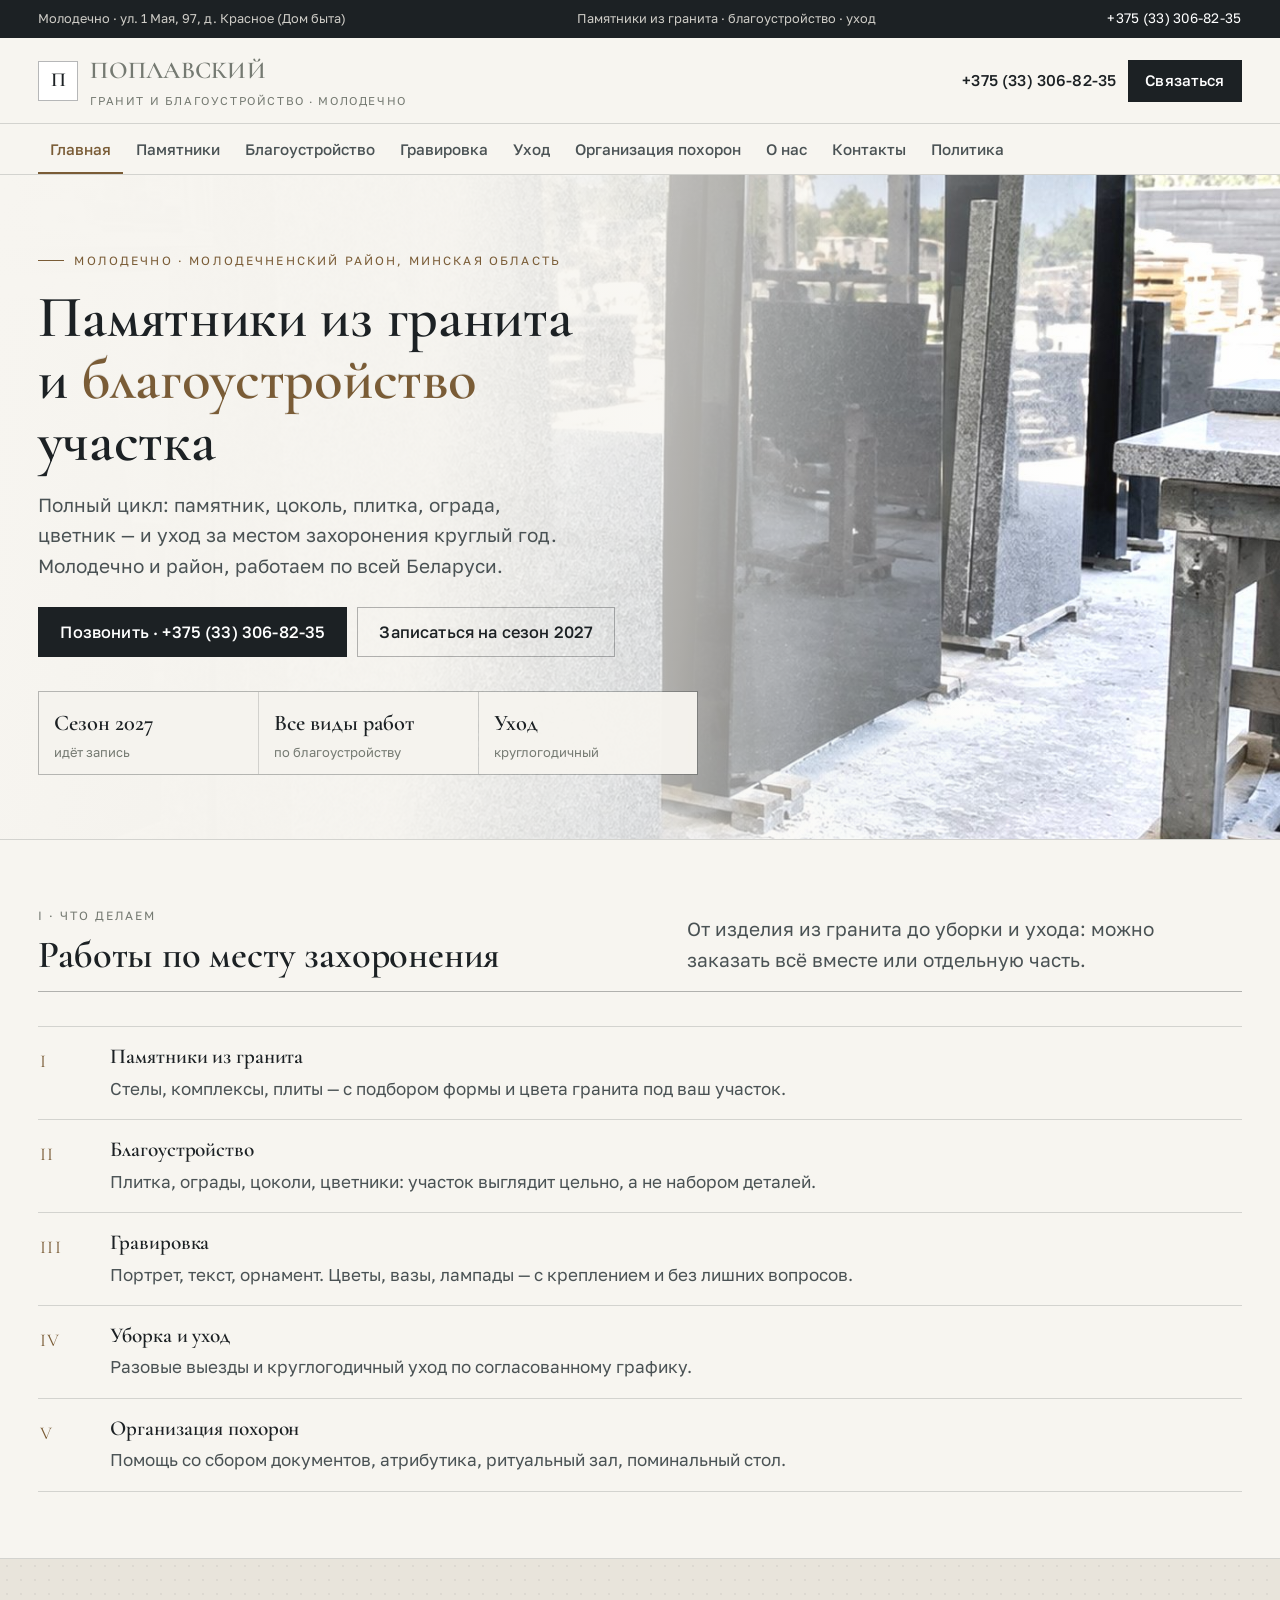
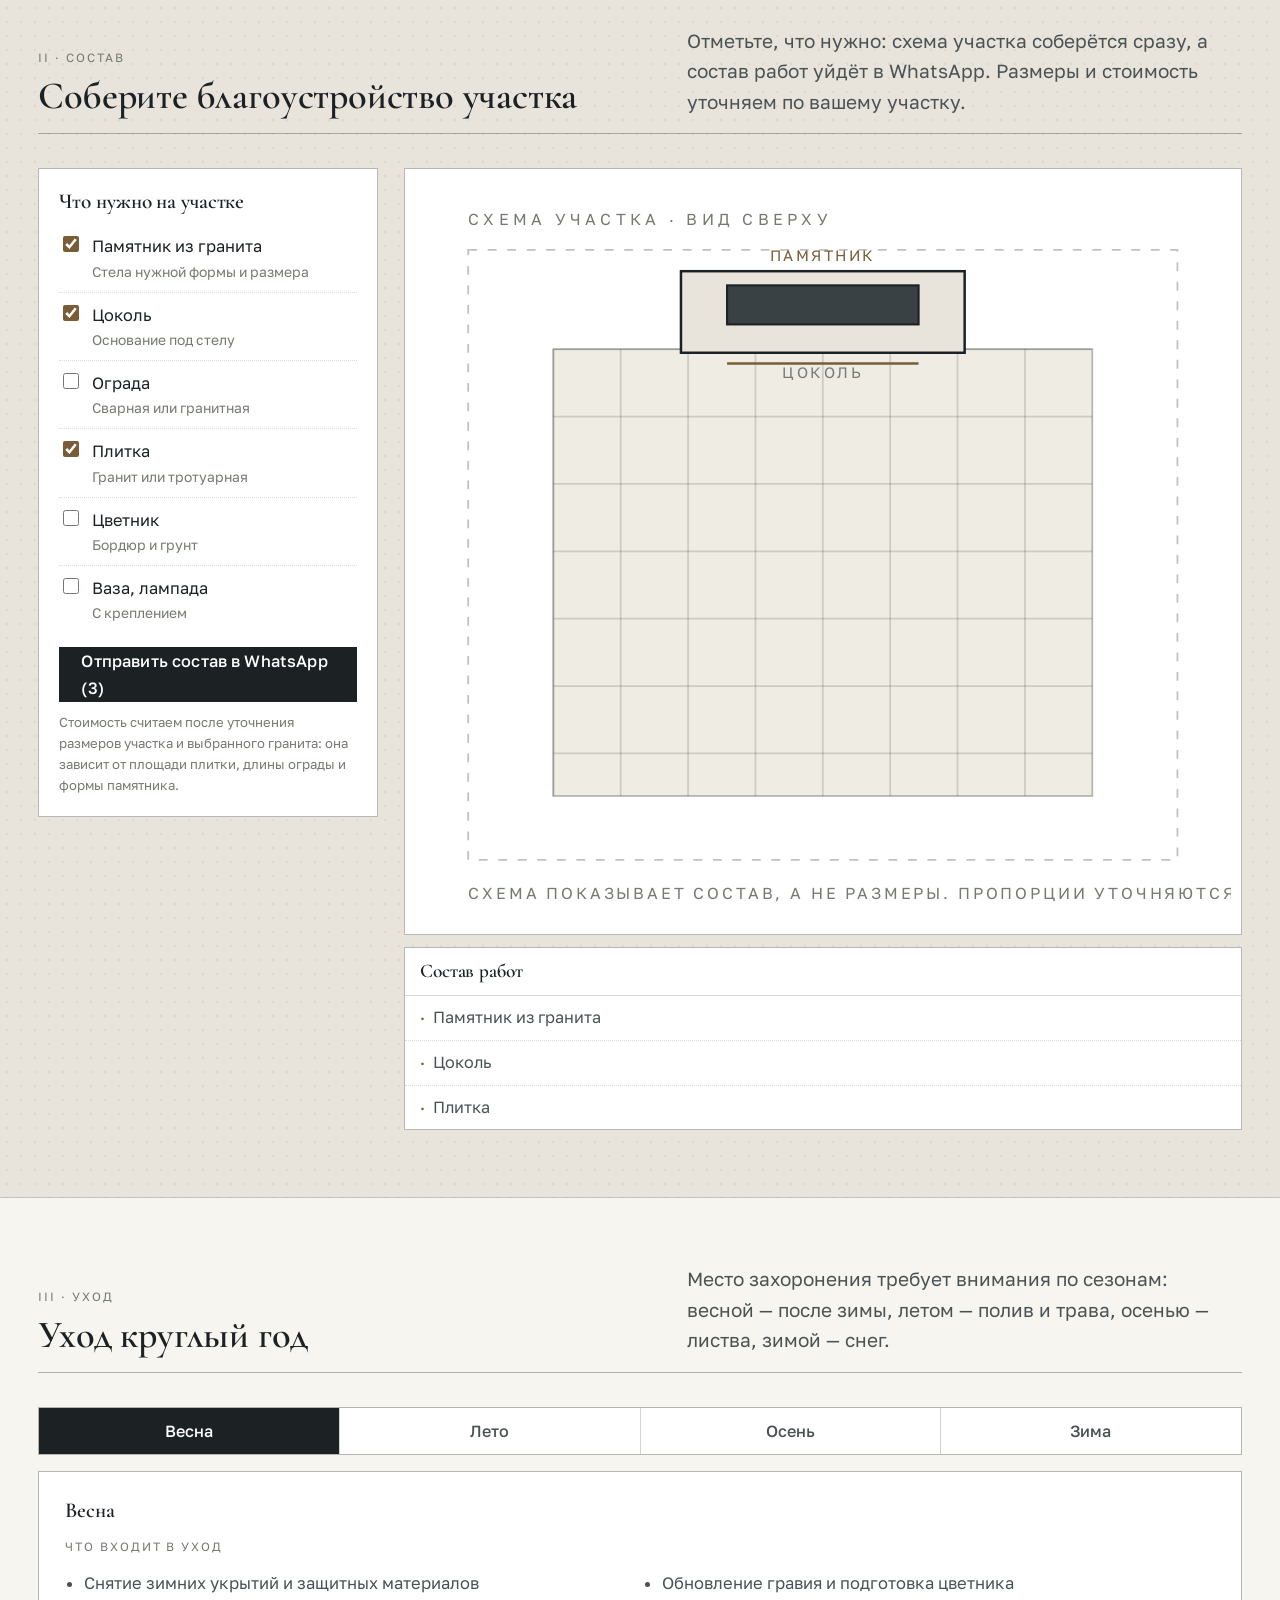
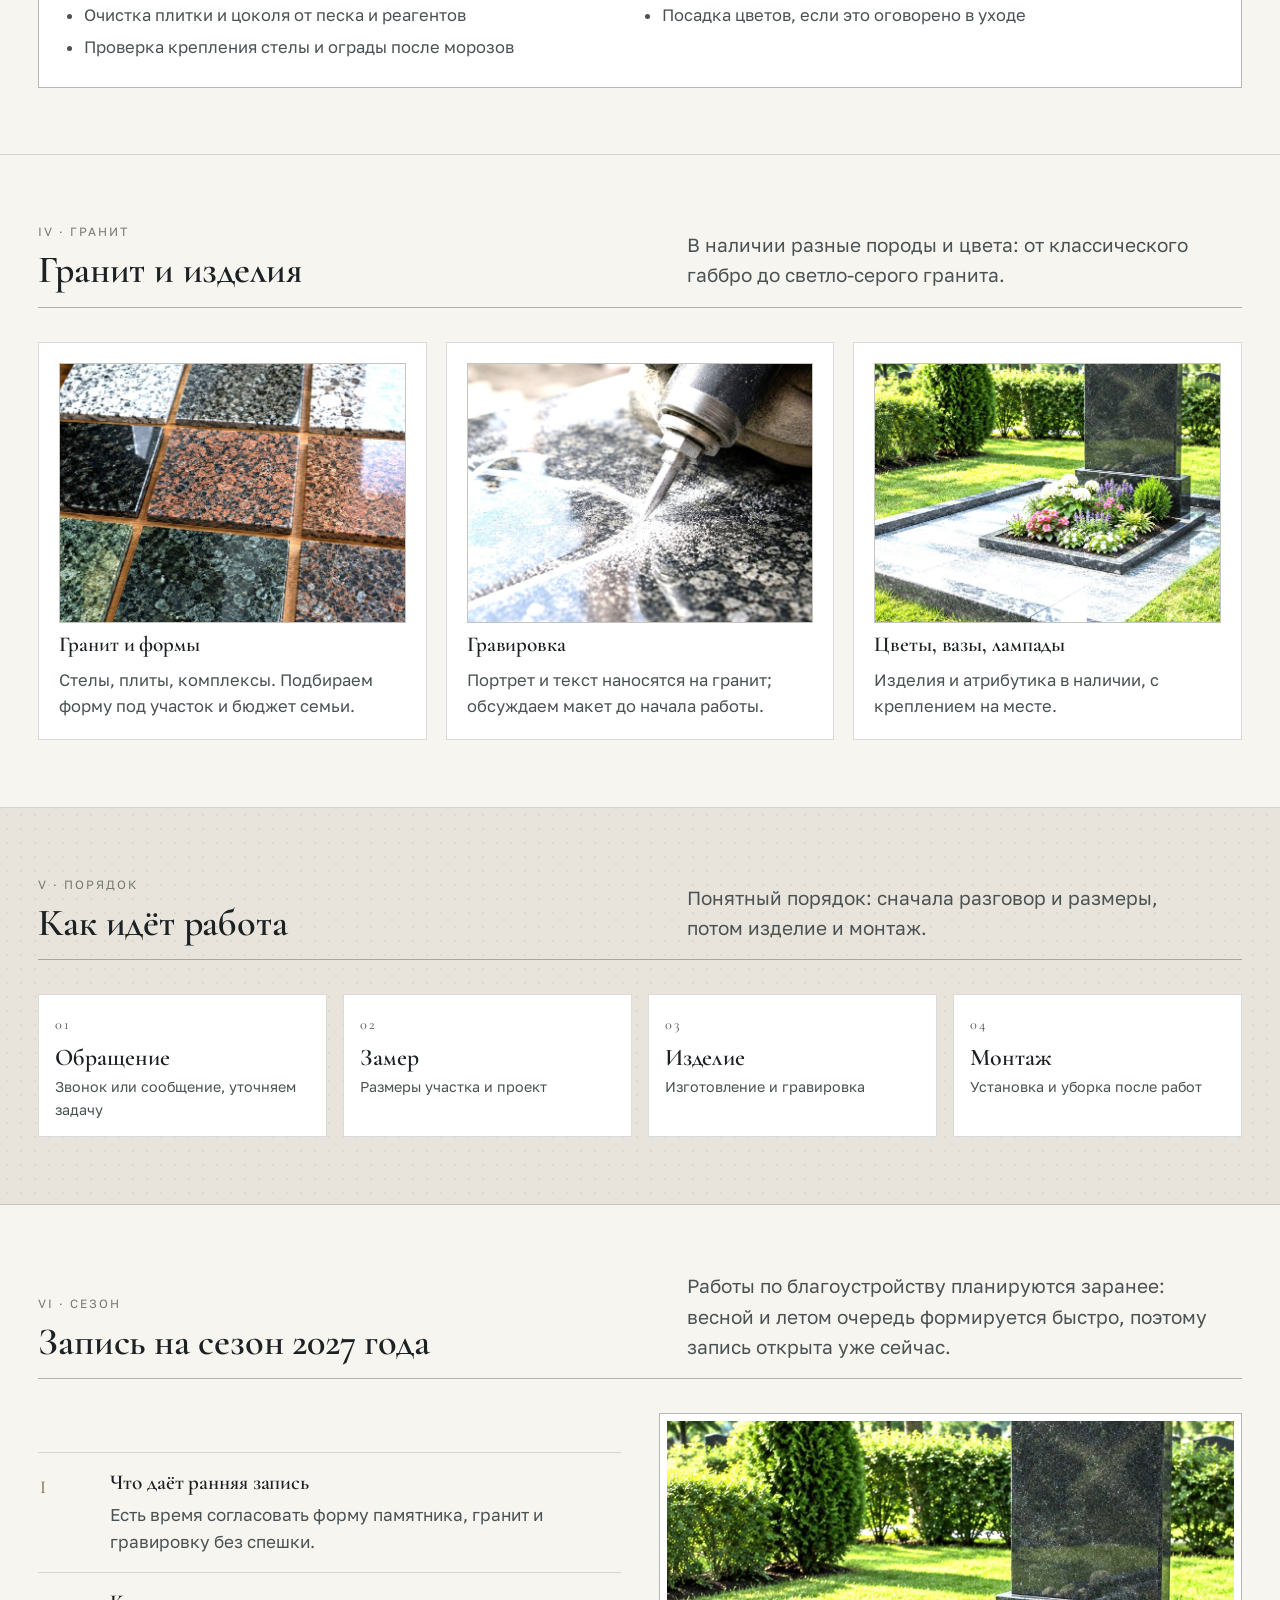
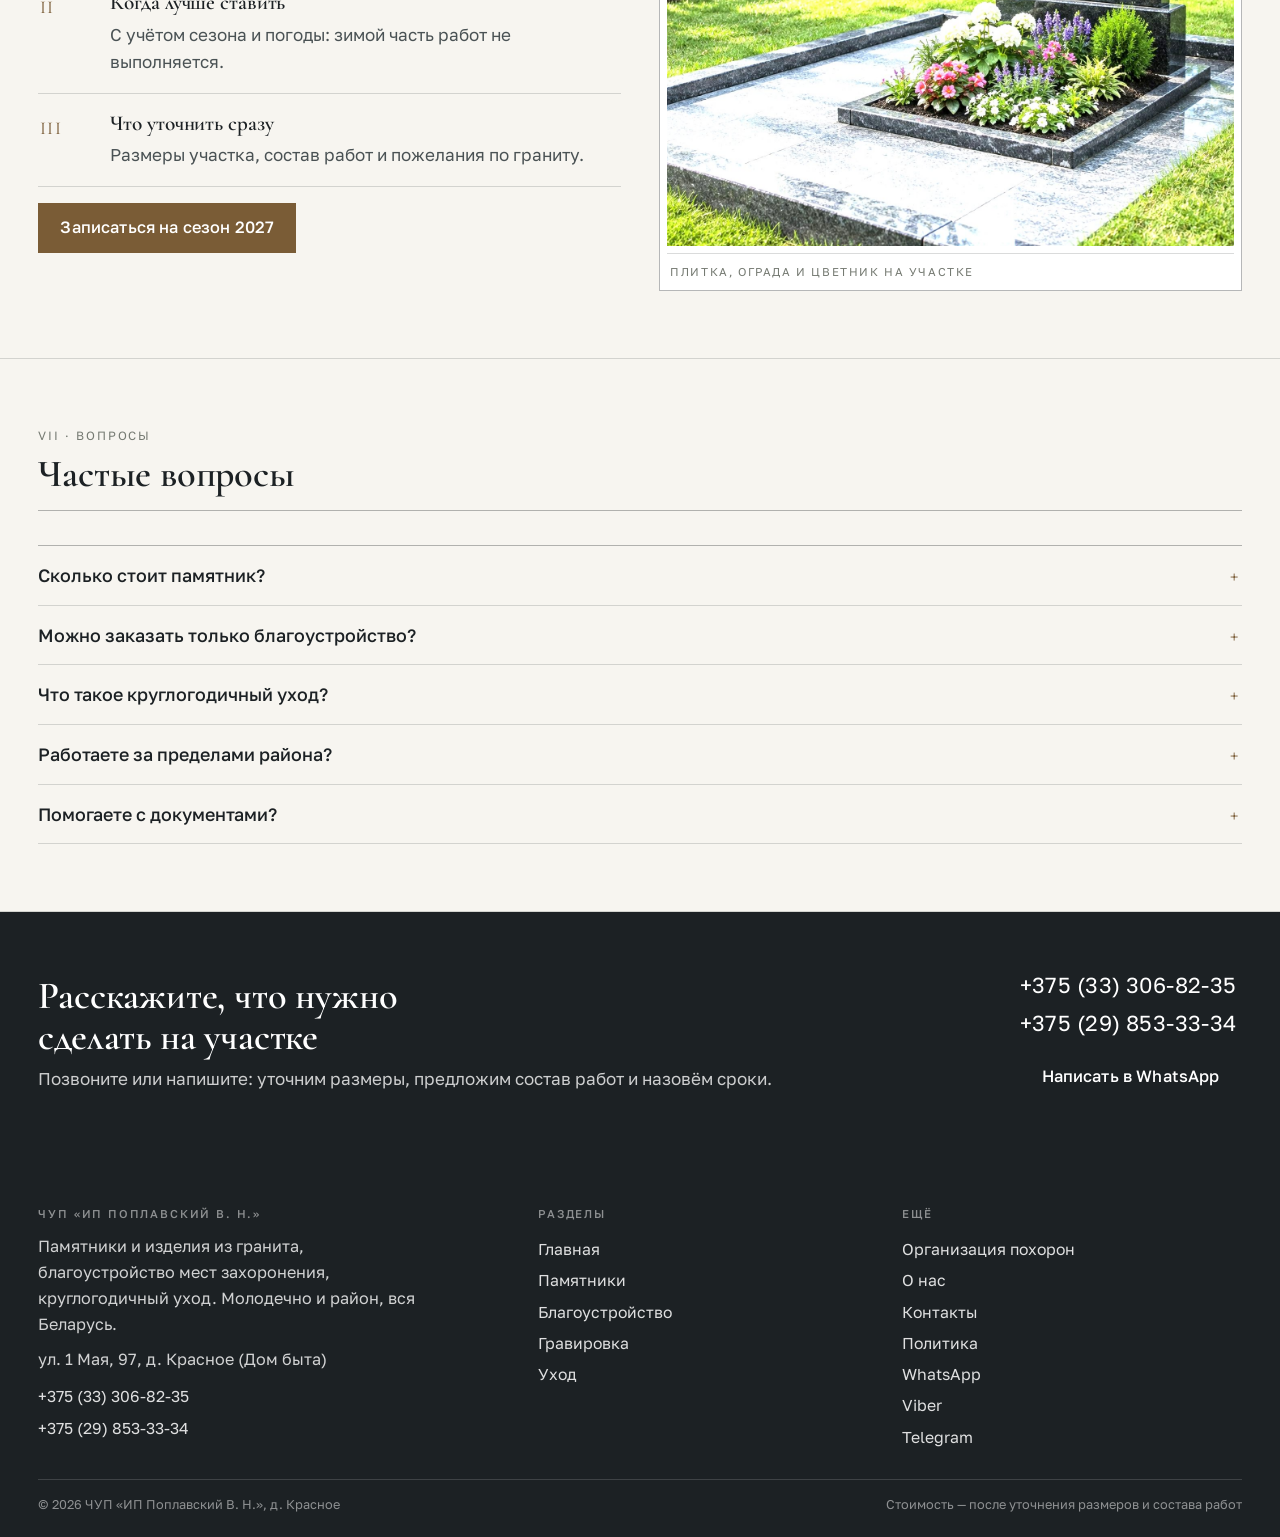
<file: index.html>
<!doctype html><html lang="ru"><head><meta charset="utf-8"><meta name="viewport" content="width=device-width, initial-scale=1"><title>Памятники из гранита и благоустройство — Молодечно | Поплавский</title><meta name="description" content="Памятники из гранита, благоустройство мест захоронения, плитка, ограды, цветники, гравировка, уборка и круглогодичный уход. ул. 1 Мая, 97, д. Красное (Дом быта). +375 (33) 306-82-35"><meta property="og:type" content="website"><meta property="og:title" content="Памятники из гранита и благоустройство — Молодечно | Поплавский"><meta property="og:description" content="Памятники из гранита, благоустройство мест захоронения, плитка, ограды, цветники, гравировка, уборка и круглогодичный уход. ул. 1 Мая, 97, д. Красное (Дом быта). +375 (33) 306-82-35"><meta property="og:image" content="assets/img/hero.jpg"><style>
:root{--paper:#F7F5F0;--stone:#E8E4DB;--ink:#1C2124;--ink2:#4A5254;--muted:#757A72;
--bronze:#7A5C36;--sage:#4C5B4F;--line:rgba(28,33,36,.16);--line2:rgba(28,33,36,.32);
--f-d:"Cormorant Garamond",Georgia,serif;--f-b:"Golos Text",system-ui,sans-serif;--f-m:"Golos Text",system-ui,sans-serif}
*,*::before,*::after{box-sizing:border-box}
html{font-size:19px;-webkit-text-size-adjust:100%;overflow-x:clip}
body{margin:0;background:var(--paper);color:var(--ink);font-family:var(--f-b);line-height:1.6;
-webkit-font-smoothing:antialiased;overflow-x:hidden}
img{max-width:100%;display:block}a{color:inherit;text-decoration:none}
h1,h2,h3,h4,p,ul,ol,dl,figure{margin:0}ul,ol{padding-left:1.1em}
h1,h2,h3{font-family:var(--f-d);font-weight:600;line-height:1.06;letter-spacing:-.005em;overflow-wrap:anywhere}
h1{font-size:clamp(2rem,4.6vw,3.7rem)}
h2{font-size:clamp(1.6rem,3vw,2.55rem)}
h3{font-size:clamp(1.12rem,1.5vw,1.32rem);line-height:1.2}
p{color:var(--ink2)}
em{font-style:normal;color:var(--bronze);text-shadow:0 1px 0 rgba(255,255,255,.55),0 -1px 0 rgba(0,0,0,.1)}
.mono{font-family:var(--f-m);font-size:.63rem;letter-spacing:.16em;text-transform:uppercase;color:var(--muted)}
.wrap{width:100%;max-width:1320px;margin:0 auto;padding-inline:clamp(16px,3vw,40px)}
.tbar{background:var(--ink);color:#EDEAE3;font-size:.67rem}
.tbar__in{display:flex;gap:14px;align-items:center;justify-content:space-between;min-height:38px;flex-wrap:wrap}
.tbar span{opacity:.86}.tbar a{font-size:.72rem;color:#fff;white-space:nowrap;letter-spacing:.02em}
.hdr{background:var(--paper);border-bottom:1px solid var(--line);position:relative;z-index:60}
.hdr__in{display:flex;align-items:center;justify-content:space-between;gap:14px;padding-block:13px}
.logo{display:flex;align-items:center;gap:12px;min-width:0}
.logo i{width:40px;height:40px;flex:none;display:grid;place-items:center;border:1px solid var(--line2);
color:var(--ink);font-family:var(--f-d);font-size:1.05rem;font-style:normal;font-weight:600;background:#fff}
.logo b{font-family:var(--f-d);font-weight:600;font-size:1.28rem;letter-spacing:.01em;white-space:nowrap;display:block}
.logo span{display:block;font-size:.6rem;letter-spacing:.14em;color:var(--muted);text-transform:uppercase;margin-top:1px}
.hdr__right{display:flex;align-items:center;gap:12px}
.tel{font-size:.82rem;font-weight:500;white-space:nowrap;letter-spacing:.01em}
.strip{border-bottom:1px solid var(--line);background:var(--paper);position:relative;z-index:55}
.strip__in{display:flex;gap:1px;overflow-x:auto;scrollbar-width:none}
.strip__in::-webkit-scrollbar{display:none}
.strip__in a{flex:none;padding:13px 12px 11px;font-size:.8rem;font-weight:500;color:var(--ink2);
border-bottom:2px solid transparent;white-space:nowrap}
.strip__in a:hover{color:var(--ink);background:var(--stone)}
.strip__in a[aria-current]{color:var(--bronze);border-bottom-color:var(--bronze)}
.burger{display:none;width:44px;height:40px;border:1px solid var(--line);background:#fff;
align-items:center;justify-content:center;flex-direction:column;gap:4px;cursor:pointer;padding:0}
.burger i{display:block;width:18px;height:1.5px;background:var(--ink)}
.btn{display:inline-flex;align-items:center;gap:8px;min-height:50px;padding:0 21px;
background:var(--ink);color:#fff;font-size:.86rem;font-weight:500;border:1px solid var(--ink);letter-spacing:.01em}
.btn:hover{background:#000}
.btn--line{background:transparent;color:var(--ink);border-color:var(--line2)}
.btn--line:hover{background:var(--stone)}
.btn--bronze{background:var(--bronze);border-color:var(--bronze)}
.btn--bronze:hover{background:#6A4E2C}
.hero{position:relative;overflow:hidden;border-bottom:1px solid var(--line);background:var(--paper)}
.hero__bg{position:absolute;inset:0}
.hero__bg img{width:100%;height:100%;object-fit:cover;object-position:60% 50%}
.hero__bg::after{content:"";position:absolute;inset:0;background:
linear-gradient(96deg,var(--paper) 0%,rgba(247,245,240,.98) 34%,rgba(247,245,240,.7) 54%,rgba(247,245,240,.06) 84%)}
.hero__in{position:relative;z-index:2;padding-block:clamp(34px,5vw,64px);min-height:clamp(520px,70vh,660px);
display:flex;flex-direction:column;justify-content:center}
.hero h1{max-width:20ch;margin-top:16px}
.hero p{max-width:44ch;margin-top:16px}
.kick{display:inline-flex;align-items:center;gap:10px;font-size:.63rem;letter-spacing:.18em;
text-transform:uppercase;color:var(--bronze)}
.kick::before{content:"";width:26px;height:1px;background:currentColor}
.hero__cta{display:flex;gap:10px;flex-wrap:wrap;margin-top:26px}
.hero__figs{display:grid;grid-template-columns:repeat(3,minmax(0,1fr));gap:1px;background:var(--line);
border:1px solid var(--line);margin-top:clamp(20px,3vw,34px);max-width:660px}
.hero__figs>div{background:rgba(247,245,240,.96);padding:13px 15px}
.hero__figs b{display:block;font-family:var(--f-d);font-size:1.18rem;font-weight:600}
.hero__figs span{display:block;font-size:.68rem;color:var(--muted);margin-top:2px;line-height:1.4}
.band{padding-block:clamp(42px,5.2vw,76px);border-bottom:1px solid var(--line)}
.band--stone{background:var(--stone);background-image:radial-gradient(rgba(28,33,36,.055) 1px,transparent 1px);
background-size:14px 14px}
.band--ink{background:var(--ink);color:#fff}
.band--ink h2,.band--ink h3{color:#fff}.band--ink p{color:rgba(255,255,255,.8)}
.band--ink .mono,.band--ink .kick{color:#C9B08A}
</style><link rel="stylesheet" href="assets/css/site.v1.css"><link rel="icon" href="assets/img/favicon.svg" type="image/svg+xml"><link rel="preconnect" href="https://fonts.googleapis.com"><link rel="preconnect" href="https://fonts.gstatic.com" crossorigin><link rel="stylesheet" href="https://fonts.googleapis.com/css2?family=Cormorant+Garamond:wght@500;600;700&family=Golos+Text:wght@400;500;600&display=swap"></head><body><div class="tbar"><div class="wrap tbar__in"><span>Молодечно · ул. 1 Мая, 97, д. Красное (Дом быта)</span><span>Памятники из гранита · благоустройство · уход</span><a href="tel:+375333068235">+375 (33) 306-82-35</a></div></div><header class="hdr"><div class="wrap hdr__in"><a class="logo" href="index.html"><i>П</i><span><b>Поплавский</b><span>гранит и благоустройство · Молодечно</span></span></a><div class="hdr__right"><a class="tel" href="tel:+375333068235">+375 (33) 306-82-35</a><a class="btn" href="kontakty.html#zayavka" style="min-height:42px;padding:0 16px;font-size:.8rem">Связаться</a><button class="burger" id="burger" aria-label="Меню" aria-expanded="false"><i></i><i></i><i></i></button></div></div></header><div class="strip"><div class="wrap"><nav class="strip__in" aria-label="Страницы сайта"><a href="index.html" aria-current="page">Главная</a><a href="pamyatniki.html">Памятники</a><a href="blagoustroystvo.html">Благоустройство</a><a href="gravirovka.html">Гравировка</a><a href="uhod.html">Уход</a><a href="organizaciya.html">Организация похорон</a><a href="o-nas.html">О нас</a><a href="kontakty.html">Контакты</a><a href="politika.html">Политика</a></nav></div></div><main><section class="hero"><div class="hero__bg"><img src="assets/img/hero.jpg" alt="Поплавский: памятники из гранита и благоустройство, Молодечно"></div><div class="hero__in"><div class="wrap"><span class="kick">Молодечно · Молодечненский район, Минская область</span><h1>Памятники из гранита<br>и <em>благоустройство</em> участка</h1><p>Полный цикл: памятник, цоколь, плитка, ограда, цветник — и уход за местом захоронения круглый год. Молодечно и район, работаем по всей Беларуси.</p><div class="hero__cta"><a class="btn" href="tel:+375333068235">Позвонить · +375 (33) 306-82-35</a><a class="btn btn--line" href="kontakty.html#zayavka">Записаться на сезон 2027</a></div><div class="hero__figs"><div><b>Сезон 2027</b><span>идёт запись</span></div><div><b>Все виды работ</b><span>по благоустройству</span></div><div><b>Уход</b><span>круглогодичный</span></div></div></div></div></section><section class="band "><div class="wrap"><div class="sect__head"><div class="h2w"><span class="mono">I · что делаем</span><h2>Работы по месту захоронения</h2></div><div><p>От изделия из гранита до уборки и ухода: можно заказать всё вместе или отдельную часть.</p></div></div><div class="rows"><div class="row"><div class="row__n">I</div><div><h3>Памятники из гранита</h3><p>Стелы, комплексы, плиты — с подбором формы и цвета гранита под ваш участок.</p></div></div><div class="row"><div class="row__n">II</div><div><h3>Благоустройство</h3><p>Плитка, ограды, цоколи, цветники: участок выглядит цельно, а не набором деталей.</p></div></div><div class="row"><div class="row__n">III</div><div><h3>Гравировка</h3><p>Портрет, текст, орнамент. Цветы, вазы, лампады — с креплением и без лишних вопросов.</p></div></div><div class="row"><div class="row__n">IV</div><div><h3>Уборка и уход</h3><p>Разовые выезды и круглогодичный уход по согласованному графику.</p></div></div><div class="row"><div class="row__n">V</div><div><h3>Организация похорон</h3><p>Помощь со сбором документов, атрибутика, ритуальный зал, поминальный стол.</p></div></div></div></div></section><section class="band band--stone"><div class="wrap"><div class="sect__head"><div class="h2w"><span class="mono">II · состав</span><h2>Соберите благоустройство участка</h2></div><div><p>Отметьте, что нужно: схема участка соберётся сразу, а состав работ уйдёт в WhatsApp. Размеры и стоимость уточняем по вашему участку.</p></div></div><div class="planner"><div class="pctrl"><h3>Что нужно на участке</h3><label class="opt"><input type="checkbox" data-el="stele" checked><span>Памятник из гранита<small>Стела нужной формы и размера</small></span></label><label class="opt"><input type="checkbox" data-el="curb" checked><span>Цоколь<small>Основание под стелу</small></span></label><label class="opt"><input type="checkbox" data-el="fence"><span>Ограда<small>Сварная или гранитная</small></span></label><label class="opt"><input type="checkbox" data-el="plitka" checked><span>Плитка<small>Гранит или тротуарная</small></span></label><label class="opt"><input type="checkbox" data-el="cvetnik"><span>Цветник<small>Бордюр и грунт</small></span></label><label class="opt"><input type="checkbox" data-el="vaza"><span>Ваза, лампада<small>С креплением</small></span></label><a class="btn" id="planwa" href="https://wa.me/375298533334" style="width:100%;justify-content:center;margin-top:14px">Написать в WhatsApp</a><p class="form__note" style="margin-top:10px">Стоимость считаем после уточнения размеров участка и выбранного гранита: она зависит от площади плитки, длины ограды и формы памятника.</p></div><div><div class="plan" id="plan"><svg viewBox="0 0 460 420" role="img" aria-label="Схема участка: вид сверху с памятником, оградой и плиткой"><rect width="460" height="420" fill="#fff"/><text x="30" y="26" font-family="Golos Text, sans-serif" font-size="9" letter-spacing="2.4" fill="#757A72">СХЕМА УЧАСТКА · ВИД СВЕРХУ</text><rect x="30" y="40" width="400" height="344" fill="none" stroke="rgba(28,33,36,.28)" stroke-width="1" stroke-dasharray="5 6"/><g data-el="plitka"><rect x="78" y="96" width="304" height="252" fill="#EFECE4" stroke="rgba(28,33,36,.3)"/><g stroke="rgba(28,33,36,.16)"><path d="M78 96 V348"/><path d="M116 96 V348"/><path d="M154 96 V348"/><path d="M192 96 V348"/><path d="M230 96 V348"/><path d="M268 96 V348"/><path d="M306 96 V348"/><path d="M344 96 V348"/><path d="M78 96 H382"/><path d="M78 134 H382"/><path d="M78 172 H382"/><path d="M78 210 H382"/><path d="M78 248 H382"/><path d="M78 286 H382"/><path d="M78 324 H382"/></g></g><g data-el="fence"><rect x="60" y="76" width="340" height="292" fill="none" stroke="#1C2124" stroke-width="2"/><g stroke="#1C2124" stroke-width="1"><path d="M60 76 v8"/><path d="M60 360 v8"/><path d="M72 76 v8"/><path d="M72 360 v8"/><path d="M84 76 v8"/><path d="M84 360 v8"/><path d="M96 76 v8"/><path d="M96 360 v8"/><path d="M108 76 v8"/><path d="M108 360 v8"/><path d="M120 76 v8"/><path d="M120 360 v8"/><path d="M132 76 v8"/><path d="M132 360 v8"/><path d="M144 76 v8"/><path d="M144 360 v8"/><path d="M156 76 v8"/><path d="M156 360 v8"/><path d="M168 76 v8"/><path d="M168 360 v8"/><path d="M180 76 v8"/><path d="M180 360 v8"/><path d="M192 76 v8"/><path d="M192 360 v8"/><path d="M204 76 v8"/><path d="M204 360 v8"/><path d="M216 76 v8"/><path d="M216 360 v8"/><path d="M228 76 v8"/><path d="M228 360 v8"/><path d="M240 76 v8"/><path d="M240 360 v8"/><path d="M252 76 v8"/><path d="M252 360 v8"/><path d="M264 76 v8"/><path d="M264 360 v8"/><path d="M276 76 v8"/><path d="M276 360 v8"/><path d="M288 76 v8"/><path d="M288 360 v8"/><path d="M300 76 v8"/><path d="M300 360 v8"/><path d="M312 76 v8"/><path d="M312 360 v8"/><path d="M324 76 v8"/><path d="M324 360 v8"/><path d="M336 76 v8"/><path d="M336 360 v8"/><path d="M348 76 v8"/><path d="M348 360 v8"/><path d="M360 76 v8"/><path d="M360 360 v8"/><path d="M372 76 v8"/><path d="M372 360 v8"/><path d="M384 76 v8"/><path d="M384 360 v8"/><path d="M396 76 v8"/><path d="M396 360 v8"/><path d="M60 76 h8"/><path d="M392 76 h8"/><path d="M60 88 h8"/><path d="M392 88 h8"/><path d="M60 100 h8"/><path d="M392 100 h8"/><path d="M60 112 h8"/><path d="M392 112 h8"/><path d="M60 124 h8"/><path d="M392 124 h8"/><path d="M60 136 h8"/><path d="M392 136 h8"/><path d="M60 148 h8"/><path d="M392 148 h8"/><path d="M60 160 h8"/><path d="M392 160 h8"/><path d="M60 172 h8"/><path d="M392 172 h8"/><path d="M60 184 h8"/><path d="M392 184 h8"/><path d="M60 196 h8"/><path d="M392 196 h8"/><path d="M60 208 h8"/><path d="M392 208 h8"/><path d="M60 220 h8"/><path d="M392 220 h8"/><path d="M60 232 h8"/><path d="M392 232 h8"/><path d="M60 244 h8"/><path d="M392 244 h8"/><path d="M60 256 h8"/><path d="M392 256 h8"/><path d="M60 268 h8"/><path d="M392 268 h8"/><path d="M60 280 h8"/><path d="M392 280 h8"/><path d="M60 292 h8"/><path d="M392 292 h8"/><path d="M60 304 h8"/><path d="M392 304 h8"/><path d="M60 316 h8"/><path d="M392 316 h8"/><path d="M60 328 h8"/><path d="M392 328 h8"/><path d="M60 340 h8"/><path d="M392 340 h8"/><path d="M60 352 h8"/><path d="M392 352 h8"/><path d="M60 364 h8"/><path d="M392 364 h8"/></g></g><g data-el="curb"><rect x="150" y="52" width="160" height="46" fill="#E8E4DB" stroke="#1C2124" stroke-width="1.4"/><text x="230" y="112" text-anchor="middle" font-family="Golos Text, sans-serif" font-size="8.5" letter-spacing="1.4" fill="#757A72">ЦОКОЛЬ</text></g><g data-el="stele"><rect x="176" y="60" width="108" height="22" fill="#3A4145" stroke="#1C2124" stroke-width="1.2"/><path d="M176 104 H284" stroke="#7A5C36" stroke-width="1.4"/><text x="230" y="46" text-anchor="middle" font-family="Golos Text, sans-serif" font-size="8.5" letter-spacing="1.4" fill="#7A5C36">ПАМЯТНИК</text></g><g data-el="cvetnik"><rect x="96" y="300" width="240" height="34" fill="#F2EFE7" stroke="#4C5B4F" stroke-width="1.2"/><circle cx="108" cy="316" r="2.4" fill="#4C5B4F" opacity=".7"/><circle cx="124" cy="324" r="2.4" fill="#4C5B4F" opacity=".7"/><circle cx="140" cy="316" r="2.4" fill="#4C5B4F" opacity=".7"/><circle cx="156" cy="324" r="2.4" fill="#4C5B4F" opacity=".7"/><circle cx="172" cy="316" r="2.4" fill="#4C5B4F" opacity=".7"/><circle cx="188" cy="324" r="2.4" fill="#4C5B4F" opacity=".7"/><circle cx="204" cy="316" r="2.4" fill="#4C5B4F" opacity=".7"/><circle cx="220" cy="324" r="2.4" fill="#4C5B4F" opacity=".7"/><circle cx="236" cy="316" r="2.4" fill="#4C5B4F" opacity=".7"/><circle cx="252" cy="324" r="2.4" fill="#4C5B4F" opacity=".7"/><circle cx="268" cy="316" r="2.4" fill="#4C5B4F" opacity=".7"/><circle cx="284" cy="324" r="2.4" fill="#4C5B4F" opacity=".7"/><circle cx="300" cy="316" r="2.4" fill="#4C5B4F" opacity=".7"/><circle cx="316" cy="324" r="2.4" fill="#4C5B4F" opacity=".7"/><circle cx="332" cy="316" r="2.4" fill="#4C5B4F" opacity=".7"/><text x="352" y="320" font-family="Golos Text, sans-serif" font-size="8" letter-spacing="1.2" fill="#4C5B4F">ЦВЕТНИК</text></g><g data-el="vaza"><circle cx="356" cy="150" r="13" fill="#fff" stroke="#7A5C36" stroke-width="1.6"/><circle cx="356" cy="150" r="4" fill="#7A5C36"/><text x="356" y="180" text-anchor="middle" font-family="Golos Text, sans-serif" font-size="8" letter-spacing="1.2" fill="#7A5C36">ВАЗА</text></g><text x="30" y="406" font-family="Golos Text, sans-serif" font-size="9" letter-spacing="1.6" fill="#757A72">СХЕМА ПОКАЗЫВАЕТ СОСТАВ, А НЕ РАЗМЕРЫ. ПРОПОРЦИИ УТОЧНЯЮТСЯ ПО УЧАСТКУ</text></svg></div><div class="planout"><h3>Состав работ</h3><div id="planlist"></div></div></div></div></div></section><section class="band "><div class="wrap"><div class="sect__head"><div class="h2w"><span class="mono">III · уход</span><h2>Уход круглый год</h2></div><div><p>Место захоронения требует внимания по сезонам: весной — после зимы, летом — полив и трава, осенью — листва, зимой — снег.</p></div></div><div class="seasons" role="group" aria-label="Сезоны ухода"><button type="button" data-s="vesna" aria-pressed="false">Весна</button><button type="button" data-s="leto" aria-pressed="false">Лето</button><button type="button" data-s="osen" aria-pressed="false">Осень</button><button type="button" data-s="zima" aria-pressed="false">Зима</button></div><div class="season" id="season"></div></div></section><section class="band "><div class="wrap"><div class="sect__head"><div class="h2w"><span class="mono">IV · гранит</span><h2>Гранит и изделия</h2></div><div><p>В наличии разные породы и цвета: от классического габбро до светло-серого гранита.</p></div></div><div class="cards"><div class="card"><div class="im"><img src="assets/img/obrazcy.jpg" alt="Гранит и формы"></div><h3>Гранит и формы</h3><p>Стелы, плиты, комплексы. Подбираем форму под участок и бюджет семьи.</p></div><div class="card"><div class="im"><img src="assets/img/grav.jpg" alt="Гравировка"></div><h3>Гравировка</h3><p>Портрет и текст наносятся на гранит; обсуждаем макет до начала работы.</p></div><div class="card"><div class="im"><img src="assets/img/uchastok.jpg" alt="Цветы, вазы, лампады"></div><h3>Цветы, вазы, лампады</h3><p>Изделия и атрибутика в наличии, с креплением на месте.</p></div></div></div></section><section class="band band--stone"><div class="wrap"><div class="sect__head"><div class="h2w"><span class="mono">V · порядок</span><h2>Как идёт работа</h2></div><div><p>Понятный порядок: сначала разговор и размеры, потом изделие и монтаж.</p></div></div><div class="plates"><div class="plate"><span class="plate__n">01</span><b>Обращение</b><span>Звонок или сообщение, уточняем задачу</span></div><div class="plate"><span class="plate__n">02</span><b>Замер</b><span>Размеры участка и проект</span></div><div class="plate"><span class="plate__n">03</span><b>Изделие</b><span>Изготовление и гравировка</span></div><div class="plate"><span class="plate__n">04</span><b>Монтаж</b><span>Установка и уборка после работ</span></div></div></div></section><section class="band "><div class="wrap"><div class="sect__head"><div class="h2w"><span class="mono">VI · сезон</span><h2>Запись на сезон 2027 года</h2></div><div><p>Работы по благоустройству планируются заранее: весной и летом очередь формируется быстро, поэтому запись открыта уже сейчас.</p></div></div><div class="split"><div class="split__txt"><div class="rows"><div class="row"><div class="row__n">I</div><div><h3>Что даёт ранняя запись</h3><p>Есть время согласовать форму памятника, гранит и гравировку без спешки.</p></div></div><div class="row"><div class="row__n">II</div><div><h3>Когда лучше ставить</h3><p>С учётом сезона и погоды: зимой часть работ не выполняется.</p></div></div><div class="row"><div class="row__n">III</div><div><h3>Что уточнить сразу</h3><p>Размеры участка, состав работ и пожелания по граниту.</p></div></div></div><p style="margin-top:16px"><a class="btn btn--bronze" href="kontakty.html#zayavka">Записаться на сезон 2027</a></p></div><figure class="figure"><img src="assets/img/uchastok.jpg" alt="Благоустроенный участок с гранитной плиткой" style="aspect-ratio:4/3;object-fit:cover"><figcaption>Плитка, ограда и цветник на участке</figcaption></figure></div></div></section><section class="band "><div class="wrap"><div class="sect__head"><div class="h2w"><span class="mono">VII · вопросы</span><h2>Частые вопросы</h2></div><div><p></p></div></div><div class="faq"><details><summary>Сколько стоит памятник?</summary><p>Стоимость зависит от размера, породы гранита, формы и гравировки. Скажем цену после того, как уточним участок и ваши пожелания.</p></details><details><summary>Можно заказать только благоустройство?</summary><p>Да. Плитка, ограда, цоколь и цветник делаются и без замены памятника.</p></details><details><summary>Что такое круглогодичный уход?</summary><p>Выезды по сезонам: уборка, полив, уход за цветником, расчистка снега. График согласовываем с вами.</p></details><details><summary>Работаете за пределами района?</summary><p>Молодечно и Молодечненский район, Минская область — основные направления, по остальной Беларуси работы обсуждаем отдельно.</p></details><details><summary>Помогаете с документами?</summary><p>Да, подскажем порядок и поможем собрать документы, которые нужны для организации похорон.</p></details></div></div></section><section class="cta"><div class="wrap cta__in"><div><h2>Расскажите, что нужно сделать на участке</h2><p>Позвоните или напишите: уточним размеры, предложим состав работ и назовём сроки.</p></div><div><a class="cta__tel" href="tel:+375333068235">+375 (33) 306-82-35</a><a class="cta__tel" href="tel:+375298533334" style="margin-top:3px">+375 (29) 853-33-34</a><a class="btn" style="margin-top:10px" href="https://wa.me/375298533334">Написать в WhatsApp</a></div></div></section></main><footer class="foot"><div class="wrap"><div class="foot__in"><div><h4>ЧУП «ИП Поплавский В. Н.»</h4><p style="color:rgba(255,255,255,.8);font-size:.85rem;max-width:38ch">Памятники и изделия из гранита, благоустройство мест захоронения, круглогодичный уход. Молодечно и район, вся Беларусь.</p><p style="color:rgba(255,255,255,.8);font-size:.85rem;margin-top:9px">ул. 1 Мая, 97, д. Красное (Дом быта)</p><p style="margin-top:9px"><a href="tel:+375333068235">+375 (33) 306-82-35</a></p><p><a href="tel:+375298533334">+375 (29) 853-33-34</a></p></div><div><h4>Разделы</h4><a href="index.html">Главная</a><a href="pamyatniki.html">Памятники</a><a href="blagoustroystvo.html">Благоустройство</a><a href="gravirovka.html">Гравировка</a><a href="uhod.html">Уход</a></div><div><h4>Ещё</h4><a href="organizaciya.html">Организация похорон</a><a href="o-nas.html">О нас</a><a href="kontakty.html">Контакты</a><a href="politika.html">Политика</a><a href="https://wa.me/375298533334">WhatsApp</a><a href="viber://chat?number=%2B375298533334">Viber</a><a href="https://t.me/+375298533334">Telegram</a></div></div><div class="foot__low"><span>© 2026 ЧУП «ИП Поплавский В. Н.», д. Красное</span><span>Стоимость — после уточнения размеров и состава работ</span></div></div></footer><div class="fbar"><a href="tel:+375333068235">Позвонить</a><a href="https://wa.me/375298533334">WhatsApp</a><a href="viber://chat?number=%2B375298533334">Viber</a><a href="https://t.me/+375298533334">Telegram</a></div><div class="drawer" id="drawer" aria-hidden="true" role="dialog" aria-label="Меню"><div class="drawer__top"><span class="mono">Разделы</span><button class="drawer__close" id="drawerClose" aria-label="Закрыть">✕</button></div><nav><a href="index.html" aria-current="page">Главная</a><a href="pamyatniki.html">Памятники</a><a href="blagoustroystvo.html">Благоустройство</a><a href="gravirovka.html">Гравировка</a><a href="uhod.html">Уход</a><a href="organizaciya.html">Организация похорон</a><a href="o-nas.html">О нас</a><a href="kontakty.html">Контакты</a><a href="politika.html">Политика</a></nav><div class="drawer__foot"><a class="btn" href="tel:+375333068235">+375 (33) 306-82-35</a><a class="btn btn--line" href="https://wa.me/375298533334">WhatsApp</a></div></div><script src="assets/js/main.v1.js"></script></body></html>
</file>
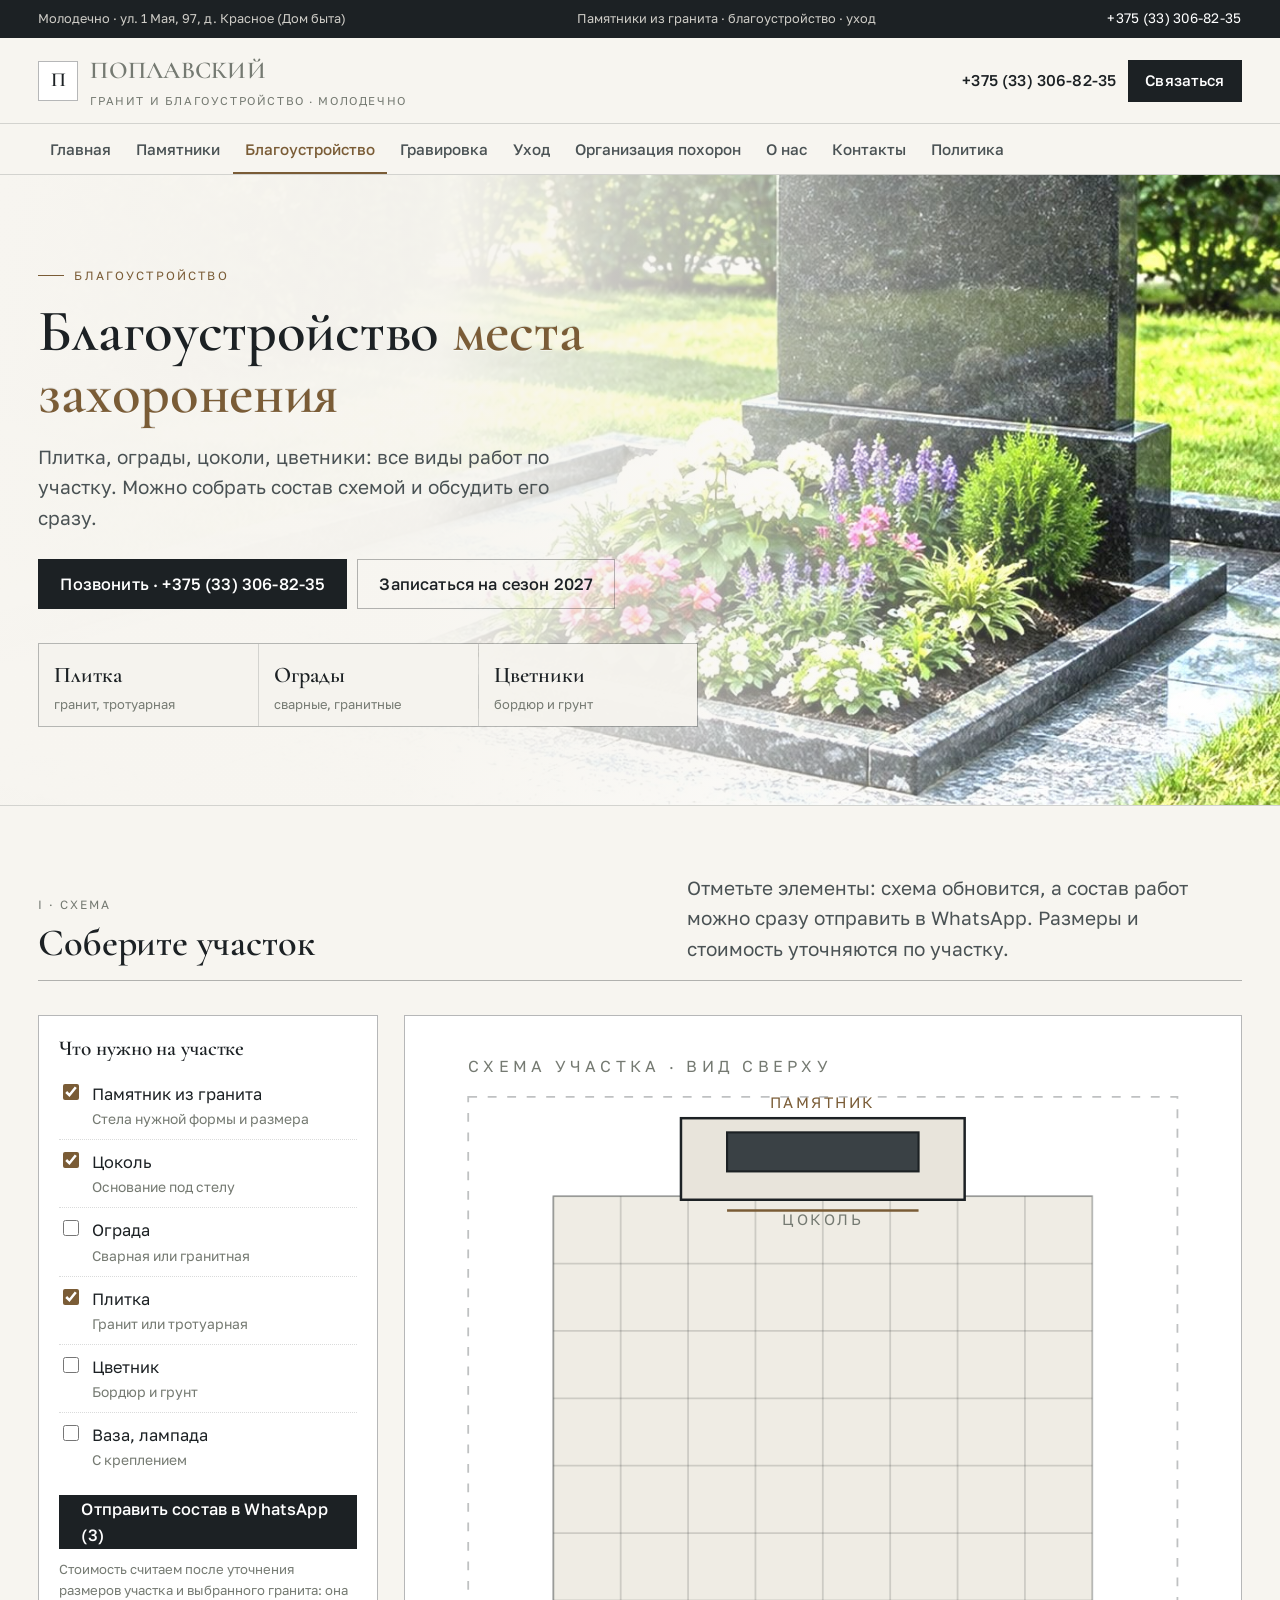
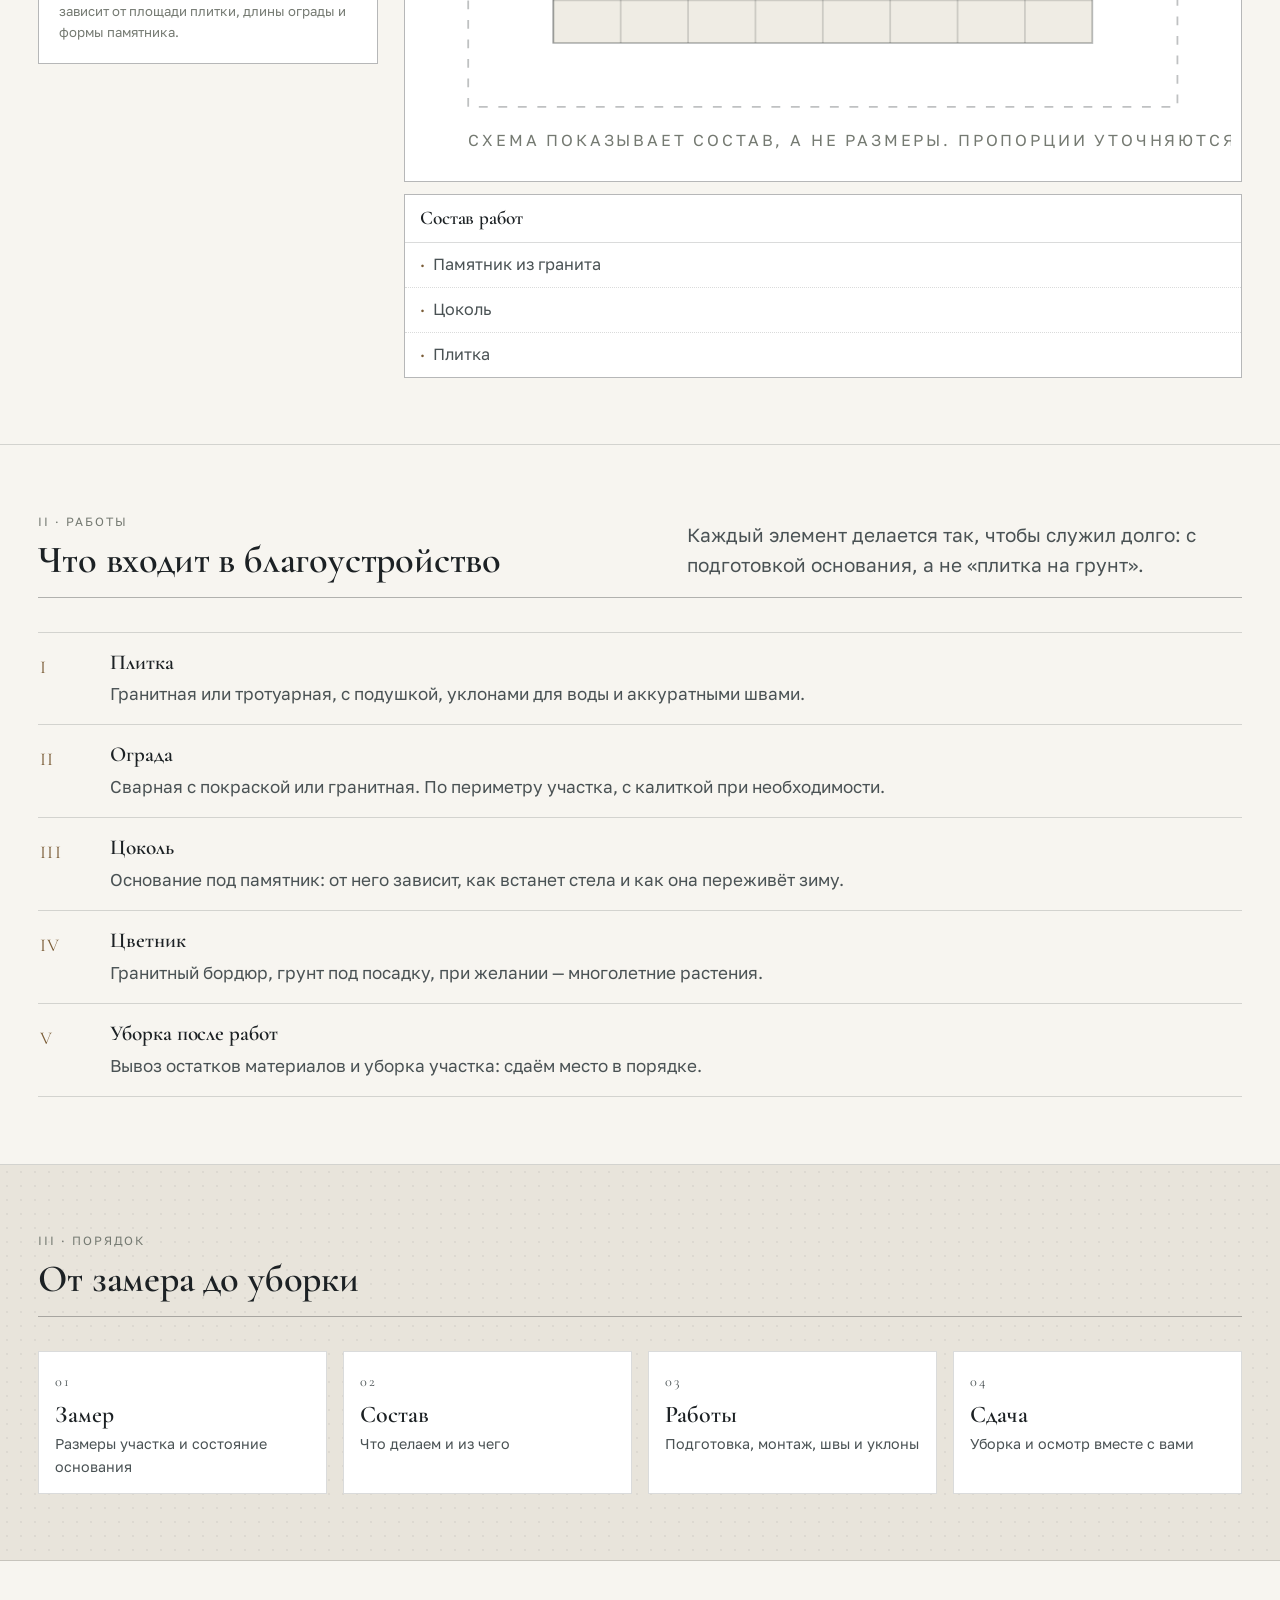
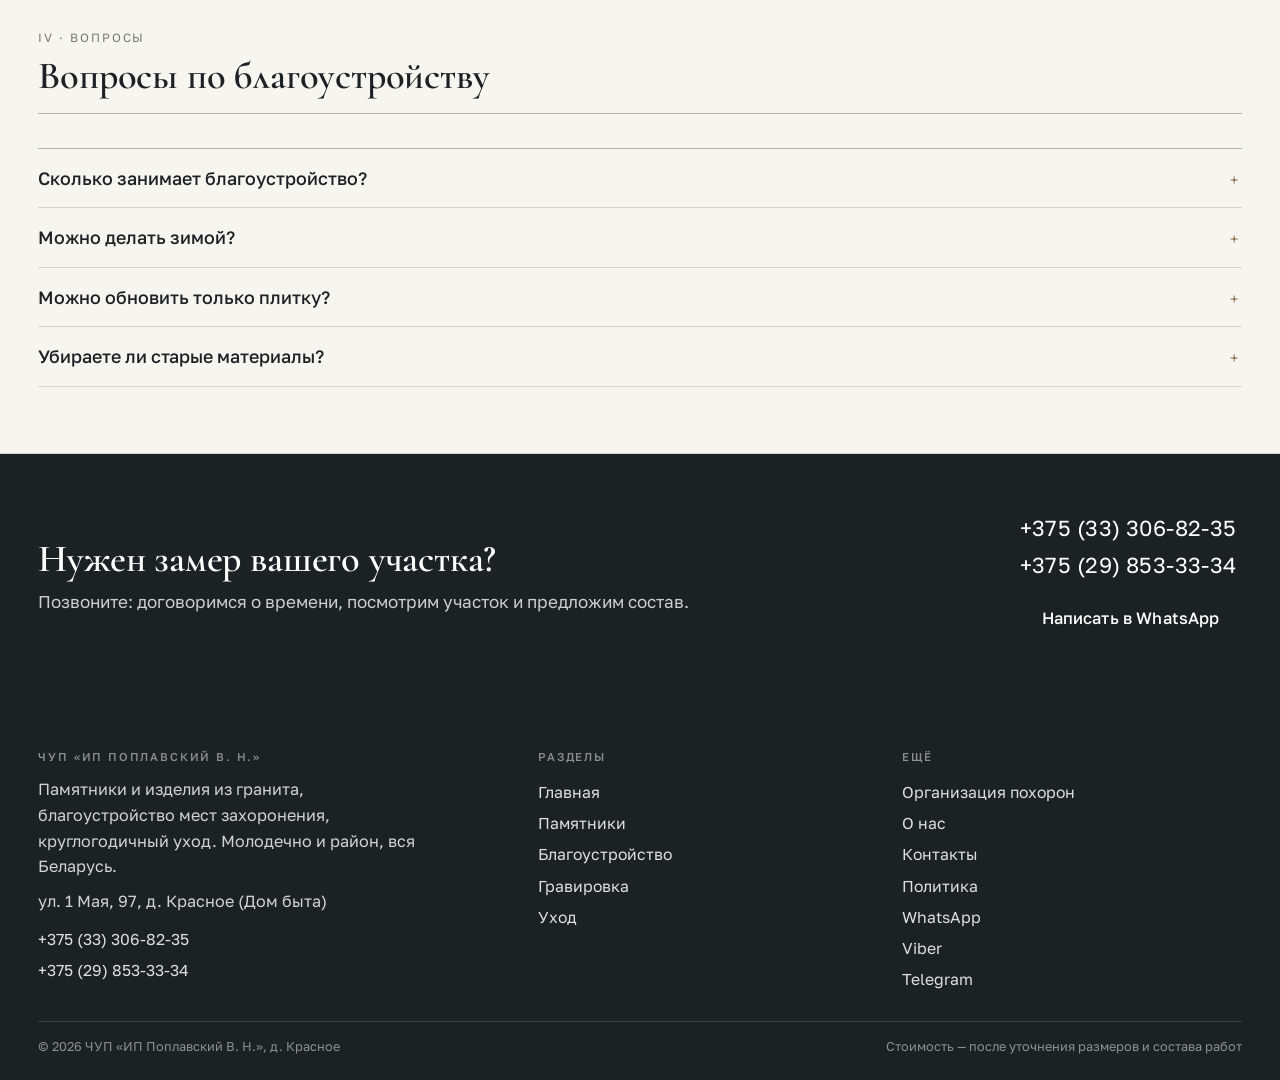
<file: blagoustroystvo.html>
<!doctype html><html lang="ru"><head><meta charset="utf-8"><meta name="viewport" content="width=device-width, initial-scale=1"><title>Благоустройство мест захоронения — плитка, ограды, цветники | Поплавский</title><meta name="description" content="Плитка, ограды, цоколи, цветники и уборка. Схема участка онлайн, состав работ и заявка в WhatsApp. Молодечно и район."><meta property="og:type" content="website"><meta property="og:title" content="Благоустройство мест захоронения — плитка, ограды, цветники | Поплавский"><meta property="og:description" content="Плитка, ограды, цоколи, цветники и уборка. Схема участка онлайн, состав работ и заявка в WhatsApp. Молодечно и район."><meta property="og:image" content="assets/img/hero.jpg"><style>
:root{--paper:#F7F5F0;--stone:#E8E4DB;--ink:#1C2124;--ink2:#4A5254;--muted:#757A72;
--bronze:#7A5C36;--sage:#4C5B4F;--line:rgba(28,33,36,.16);--line2:rgba(28,33,36,.32);
--f-d:"Cormorant Garamond",Georgia,serif;--f-b:"Golos Text",system-ui,sans-serif;--f-m:"Golos Text",system-ui,sans-serif}
*,*::before,*::after{box-sizing:border-box}
html{font-size:19px;-webkit-text-size-adjust:100%;overflow-x:clip}
body{margin:0;background:var(--paper);color:var(--ink);font-family:var(--f-b);line-height:1.6;
-webkit-font-smoothing:antialiased;overflow-x:hidden}
img{max-width:100%;display:block}a{color:inherit;text-decoration:none}
h1,h2,h3,h4,p,ul,ol,dl,figure{margin:0}ul,ol{padding-left:1.1em}
h1,h2,h3{font-family:var(--f-d);font-weight:600;line-height:1.06;letter-spacing:-.005em;overflow-wrap:anywhere}
h1{font-size:clamp(2rem,4.6vw,3.7rem)}
h2{font-size:clamp(1.6rem,3vw,2.55rem)}
h3{font-size:clamp(1.12rem,1.5vw,1.32rem);line-height:1.2}
p{color:var(--ink2)}
em{font-style:normal;color:var(--bronze);text-shadow:0 1px 0 rgba(255,255,255,.55),0 -1px 0 rgba(0,0,0,.1)}
.mono{font-family:var(--f-m);font-size:.63rem;letter-spacing:.16em;text-transform:uppercase;color:var(--muted)}
.wrap{width:100%;max-width:1320px;margin:0 auto;padding-inline:clamp(16px,3vw,40px)}
.tbar{background:var(--ink);color:#EDEAE3;font-size:.67rem}
.tbar__in{display:flex;gap:14px;align-items:center;justify-content:space-between;min-height:38px;flex-wrap:wrap}
.tbar span{opacity:.86}.tbar a{font-size:.72rem;color:#fff;white-space:nowrap;letter-spacing:.02em}
.hdr{background:var(--paper);border-bottom:1px solid var(--line);position:relative;z-index:60}
.hdr__in{display:flex;align-items:center;justify-content:space-between;gap:14px;padding-block:13px}
.logo{display:flex;align-items:center;gap:12px;min-width:0}
.logo i{width:40px;height:40px;flex:none;display:grid;place-items:center;border:1px solid var(--line2);
color:var(--ink);font-family:var(--f-d);font-size:1.05rem;font-style:normal;font-weight:600;background:#fff}
.logo b{font-family:var(--f-d);font-weight:600;font-size:1.28rem;letter-spacing:.01em;white-space:nowrap;display:block}
.logo span{display:block;font-size:.6rem;letter-spacing:.14em;color:var(--muted);text-transform:uppercase;margin-top:1px}
.hdr__right{display:flex;align-items:center;gap:12px}
.tel{font-size:.82rem;font-weight:500;white-space:nowrap;letter-spacing:.01em}
.strip{border-bottom:1px solid var(--line);background:var(--paper);position:relative;z-index:55}
.strip__in{display:flex;gap:1px;overflow-x:auto;scrollbar-width:none}
.strip__in::-webkit-scrollbar{display:none}
.strip__in a{flex:none;padding:13px 12px 11px;font-size:.8rem;font-weight:500;color:var(--ink2);
border-bottom:2px solid transparent;white-space:nowrap}
.strip__in a:hover{color:var(--ink);background:var(--stone)}
.strip__in a[aria-current]{color:var(--bronze);border-bottom-color:var(--bronze)}
.burger{display:none;width:44px;height:40px;border:1px solid var(--line);background:#fff;
align-items:center;justify-content:center;flex-direction:column;gap:4px;cursor:pointer;padding:0}
.burger i{display:block;width:18px;height:1.5px;background:var(--ink)}
.btn{display:inline-flex;align-items:center;gap:8px;min-height:50px;padding:0 21px;
background:var(--ink);color:#fff;font-size:.86rem;font-weight:500;border:1px solid var(--ink);letter-spacing:.01em}
.btn:hover{background:#000}
.btn--line{background:transparent;color:var(--ink);border-color:var(--line2)}
.btn--line:hover{background:var(--stone)}
.btn--bronze{background:var(--bronze);border-color:var(--bronze)}
.btn--bronze:hover{background:#6A4E2C}
.hero{position:relative;overflow:hidden;border-bottom:1px solid var(--line);background:var(--paper)}
.hero__bg{position:absolute;inset:0}
.hero__bg img{width:100%;height:100%;object-fit:cover;object-position:60% 50%}
.hero__bg::after{content:"";position:absolute;inset:0;background:
linear-gradient(96deg,var(--paper) 0%,rgba(247,245,240,.98) 34%,rgba(247,245,240,.7) 54%,rgba(247,245,240,.06) 84%)}
.hero__in{position:relative;z-index:2;padding-block:clamp(34px,5vw,64px);min-height:clamp(520px,70vh,660px);
display:flex;flex-direction:column;justify-content:center}
.hero h1{max-width:20ch;margin-top:16px}
.hero p{max-width:44ch;margin-top:16px}
.kick{display:inline-flex;align-items:center;gap:10px;font-size:.63rem;letter-spacing:.18em;
text-transform:uppercase;color:var(--bronze)}
.kick::before{content:"";width:26px;height:1px;background:currentColor}
.hero__cta{display:flex;gap:10px;flex-wrap:wrap;margin-top:26px}
.hero__figs{display:grid;grid-template-columns:repeat(3,minmax(0,1fr));gap:1px;background:var(--line);
border:1px solid var(--line);margin-top:clamp(20px,3vw,34px);max-width:660px}
.hero__figs>div{background:rgba(247,245,240,.96);padding:13px 15px}
.hero__figs b{display:block;font-family:var(--f-d);font-size:1.18rem;font-weight:600}
.hero__figs span{display:block;font-size:.68rem;color:var(--muted);margin-top:2px;line-height:1.4}
.band{padding-block:clamp(42px,5.2vw,76px);border-bottom:1px solid var(--line)}
.band--stone{background:var(--stone);background-image:radial-gradient(rgba(28,33,36,.055) 1px,transparent 1px);
background-size:14px 14px}
.band--ink{background:var(--ink);color:#fff}
.band--ink h2,.band--ink h3{color:#fff}.band--ink p{color:rgba(255,255,255,.8)}
.band--ink .mono,.band--ink .kick{color:#C9B08A}
</style><link rel="stylesheet" href="assets/css/site.v1.css"><link rel="icon" href="assets/img/favicon.svg" type="image/svg+xml"><link rel="preconnect" href="https://fonts.googleapis.com"><link rel="preconnect" href="https://fonts.gstatic.com" crossorigin><link rel="stylesheet" href="https://fonts.googleapis.com/css2?family=Cormorant+Garamond:wght@500;600;700&family=Golos+Text:wght@400;500;600&display=swap"></head><body><div class="tbar"><div class="wrap tbar__in"><span>Молодечно · ул. 1 Мая, 97, д. Красное (Дом быта)</span><span>Памятники из гранита · благоустройство · уход</span><a href="tel:+375333068235">+375 (33) 306-82-35</a></div></div><header class="hdr"><div class="wrap hdr__in"><a class="logo" href="index.html"><i>П</i><span><b>Поплавский</b><span>гранит и благоустройство · Молодечно</span></span></a><div class="hdr__right"><a class="tel" href="tel:+375333068235">+375 (33) 306-82-35</a><a class="btn" href="kontakty.html#zayavka" style="min-height:42px;padding:0 16px;font-size:.8rem">Связаться</a><button class="burger" id="burger" aria-label="Меню" aria-expanded="false"><i></i><i></i><i></i></button></div></div></header><div class="strip"><div class="wrap"><nav class="strip__in" aria-label="Страницы сайта"><a href="index.html">Главная</a><a href="pamyatniki.html">Памятники</a><a href="blagoustroystvo.html" aria-current="page">Благоустройство</a><a href="gravirovka.html">Гравировка</a><a href="uhod.html">Уход</a><a href="organizaciya.html">Организация похорон</a><a href="o-nas.html">О нас</a><a href="kontakty.html">Контакты</a><a href="politika.html">Политика</a></nav></div></div><main><section class="hero"><div class="hero__bg"><img src="assets/img/uchastok.jpg" alt="Поплавский: памятники из гранита и благоустройство, Молодечно"></div><div class="hero__in"><div class="wrap"><span class="kick">Благоустройство</span><h1>Благоустройство <em>места захоронения</em></h1><p>Плитка, ограды, цоколи, цветники: все виды работ по участку. Можно собрать состав схемой и обсудить его сразу.</p><div class="hero__cta"><a class="btn" href="tel:+375333068235">Позвонить · +375 (33) 306-82-35</a><a class="btn btn--line" href="kontakty.html#zayavka">Записаться на сезон 2027</a></div><div class="hero__figs"><div><b>Плитка</b><span>гранит, тротуарная</span></div><div><b>Ограды</b><span>сварные, гранитные</span></div><div><b>Цветники</b><span>бордюр и грунт</span></div></div></div></div></section><section class="band"><div class="wrap"><div class="sect__head"><div class="h2w"><span class="mono">I · схема</span><h2>Соберите участок</h2></div><div><p>Отметьте элементы: схема обновится, а состав работ можно сразу отправить в WhatsApp. Размеры и стоимость уточняются по участку.</p></div></div><div class="planner"><div class="pctrl"><h3>Что нужно на участке</h3><label class="opt"><input type="checkbox" data-el="stele" checked><span>Памятник из гранита<small>Стела нужной формы и размера</small></span></label><label class="opt"><input type="checkbox" data-el="curb" checked><span>Цоколь<small>Основание под стелу</small></span></label><label class="opt"><input type="checkbox" data-el="fence"><span>Ограда<small>Сварная или гранитная</small></span></label><label class="opt"><input type="checkbox" data-el="plitka" checked><span>Плитка<small>Гранит или тротуарная</small></span></label><label class="opt"><input type="checkbox" data-el="cvetnik"><span>Цветник<small>Бордюр и грунт</small></span></label><label class="opt"><input type="checkbox" data-el="vaza"><span>Ваза, лампада<small>С креплением</small></span></label><a class="btn" id="planwa" href="https://wa.me/375298533334" style="width:100%;justify-content:center;margin-top:14px">Написать в WhatsApp</a><p class="form__note" style="margin-top:10px">Стоимость считаем после уточнения размеров участка и выбранного гранита: она зависит от площади плитки, длины ограды и формы памятника.</p></div><div><div class="plan" id="plan"><svg viewBox="0 0 460 420" role="img" aria-label="Схема участка: вид сверху с памятником, оградой и плиткой"><rect width="460" height="420" fill="#fff"/><text x="30" y="26" font-family="Golos Text, sans-serif" font-size="9" letter-spacing="2.4" fill="#757A72">СХЕМА УЧАСТКА · ВИД СВЕРХУ</text><rect x="30" y="40" width="400" height="344" fill="none" stroke="rgba(28,33,36,.28)" stroke-width="1" stroke-dasharray="5 6"/><g data-el="plitka"><rect x="78" y="96" width="304" height="252" fill="#EFECE4" stroke="rgba(28,33,36,.3)"/><g stroke="rgba(28,33,36,.16)"><path d="M78 96 V348"/><path d="M116 96 V348"/><path d="M154 96 V348"/><path d="M192 96 V348"/><path d="M230 96 V348"/><path d="M268 96 V348"/><path d="M306 96 V348"/><path d="M344 96 V348"/><path d="M78 96 H382"/><path d="M78 134 H382"/><path d="M78 172 H382"/><path d="M78 210 H382"/><path d="M78 248 H382"/><path d="M78 286 H382"/><path d="M78 324 H382"/></g></g><g data-el="fence"><rect x="60" y="76" width="340" height="292" fill="none" stroke="#1C2124" stroke-width="2"/><g stroke="#1C2124" stroke-width="1"><path d="M60 76 v8"/><path d="M60 360 v8"/><path d="M72 76 v8"/><path d="M72 360 v8"/><path d="M84 76 v8"/><path d="M84 360 v8"/><path d="M96 76 v8"/><path d="M96 360 v8"/><path d="M108 76 v8"/><path d="M108 360 v8"/><path d="M120 76 v8"/><path d="M120 360 v8"/><path d="M132 76 v8"/><path d="M132 360 v8"/><path d="M144 76 v8"/><path d="M144 360 v8"/><path d="M156 76 v8"/><path d="M156 360 v8"/><path d="M168 76 v8"/><path d="M168 360 v8"/><path d="M180 76 v8"/><path d="M180 360 v8"/><path d="M192 76 v8"/><path d="M192 360 v8"/><path d="M204 76 v8"/><path d="M204 360 v8"/><path d="M216 76 v8"/><path d="M216 360 v8"/><path d="M228 76 v8"/><path d="M228 360 v8"/><path d="M240 76 v8"/><path d="M240 360 v8"/><path d="M252 76 v8"/><path d="M252 360 v8"/><path d="M264 76 v8"/><path d="M264 360 v8"/><path d="M276 76 v8"/><path d="M276 360 v8"/><path d="M288 76 v8"/><path d="M288 360 v8"/><path d="M300 76 v8"/><path d="M300 360 v8"/><path d="M312 76 v8"/><path d="M312 360 v8"/><path d="M324 76 v8"/><path d="M324 360 v8"/><path d="M336 76 v8"/><path d="M336 360 v8"/><path d="M348 76 v8"/><path d="M348 360 v8"/><path d="M360 76 v8"/><path d="M360 360 v8"/><path d="M372 76 v8"/><path d="M372 360 v8"/><path d="M384 76 v8"/><path d="M384 360 v8"/><path d="M396 76 v8"/><path d="M396 360 v8"/><path d="M60 76 h8"/><path d="M392 76 h8"/><path d="M60 88 h8"/><path d="M392 88 h8"/><path d="M60 100 h8"/><path d="M392 100 h8"/><path d="M60 112 h8"/><path d="M392 112 h8"/><path d="M60 124 h8"/><path d="M392 124 h8"/><path d="M60 136 h8"/><path d="M392 136 h8"/><path d="M60 148 h8"/><path d="M392 148 h8"/><path d="M60 160 h8"/><path d="M392 160 h8"/><path d="M60 172 h8"/><path d="M392 172 h8"/><path d="M60 184 h8"/><path d="M392 184 h8"/><path d="M60 196 h8"/><path d="M392 196 h8"/><path d="M60 208 h8"/><path d="M392 208 h8"/><path d="M60 220 h8"/><path d="M392 220 h8"/><path d="M60 232 h8"/><path d="M392 232 h8"/><path d="M60 244 h8"/><path d="M392 244 h8"/><path d="M60 256 h8"/><path d="M392 256 h8"/><path d="M60 268 h8"/><path d="M392 268 h8"/><path d="M60 280 h8"/><path d="M392 280 h8"/><path d="M60 292 h8"/><path d="M392 292 h8"/><path d="M60 304 h8"/><path d="M392 304 h8"/><path d="M60 316 h8"/><path d="M392 316 h8"/><path d="M60 328 h8"/><path d="M392 328 h8"/><path d="M60 340 h8"/><path d="M392 340 h8"/><path d="M60 352 h8"/><path d="M392 352 h8"/><path d="M60 364 h8"/><path d="M392 364 h8"/></g></g><g data-el="curb"><rect x="150" y="52" width="160" height="46" fill="#E8E4DB" stroke="#1C2124" stroke-width="1.4"/><text x="230" y="112" text-anchor="middle" font-family="Golos Text, sans-serif" font-size="8.5" letter-spacing="1.4" fill="#757A72">ЦОКОЛЬ</text></g><g data-el="stele"><rect x="176" y="60" width="108" height="22" fill="#3A4145" stroke="#1C2124" stroke-width="1.2"/><path d="M176 104 H284" stroke="#7A5C36" stroke-width="1.4"/><text x="230" y="46" text-anchor="middle" font-family="Golos Text, sans-serif" font-size="8.5" letter-spacing="1.4" fill="#7A5C36">ПАМЯТНИК</text></g><g data-el="cvetnik"><rect x="96" y="300" width="240" height="34" fill="#F2EFE7" stroke="#4C5B4F" stroke-width="1.2"/><circle cx="108" cy="316" r="2.4" fill="#4C5B4F" opacity=".7"/><circle cx="124" cy="324" r="2.4" fill="#4C5B4F" opacity=".7"/><circle cx="140" cy="316" r="2.4" fill="#4C5B4F" opacity=".7"/><circle cx="156" cy="324" r="2.4" fill="#4C5B4F" opacity=".7"/><circle cx="172" cy="316" r="2.4" fill="#4C5B4F" opacity=".7"/><circle cx="188" cy="324" r="2.4" fill="#4C5B4F" opacity=".7"/><circle cx="204" cy="316" r="2.4" fill="#4C5B4F" opacity=".7"/><circle cx="220" cy="324" r="2.4" fill="#4C5B4F" opacity=".7"/><circle cx="236" cy="316" r="2.4" fill="#4C5B4F" opacity=".7"/><circle cx="252" cy="324" r="2.4" fill="#4C5B4F" opacity=".7"/><circle cx="268" cy="316" r="2.4" fill="#4C5B4F" opacity=".7"/><circle cx="284" cy="324" r="2.4" fill="#4C5B4F" opacity=".7"/><circle cx="300" cy="316" r="2.4" fill="#4C5B4F" opacity=".7"/><circle cx="316" cy="324" r="2.4" fill="#4C5B4F" opacity=".7"/><circle cx="332" cy="316" r="2.4" fill="#4C5B4F" opacity=".7"/><text x="352" y="320" font-family="Golos Text, sans-serif" font-size="8" letter-spacing="1.2" fill="#4C5B4F">ЦВЕТНИК</text></g><g data-el="vaza"><circle cx="356" cy="150" r="13" fill="#fff" stroke="#7A5C36" stroke-width="1.6"/><circle cx="356" cy="150" r="4" fill="#7A5C36"/><text x="356" y="180" text-anchor="middle" font-family="Golos Text, sans-serif" font-size="8" letter-spacing="1.2" fill="#7A5C36">ВАЗА</text></g><text x="30" y="406" font-family="Golos Text, sans-serif" font-size="9" letter-spacing="1.6" fill="#757A72">СХЕМА ПОКАЗЫВАЕТ СОСТАВ, А НЕ РАЗМЕРЫ. ПРОПОРЦИИ УТОЧНЯЮТСЯ ПО УЧАСТКУ</text></svg></div><div class="planout"><h3>Состав работ</h3><div id="planlist"></div></div></div></div></div></section><section class="band "><div class="wrap"><div class="sect__head"><div class="h2w"><span class="mono">II · работы</span><h2>Что входит в благоустройство</h2></div><div><p>Каждый элемент делается так, чтобы служил долго: с подготовкой основания, а не «плитка на грунт».</p></div></div><div class="rows"><div class="row"><div class="row__n">I</div><div><h3>Плитка</h3><p>Гранитная или тротуарная, с подушкой, уклонами для воды и аккуратными швами.</p></div></div><div class="row"><div class="row__n">II</div><div><h3>Ограда</h3><p>Сварная с покраской или гранитная. По периметру участка, с калиткой при необходимости.</p></div></div><div class="row"><div class="row__n">III</div><div><h3>Цоколь</h3><p>Основание под памятник: от него зависит, как встанет стела и как она переживёт зиму.</p></div></div><div class="row"><div class="row__n">IV</div><div><h3>Цветник</h3><p>Гранитный бордюр, грунт под посадку, при желании — многолетние растения.</p></div></div><div class="row"><div class="row__n">V</div><div><h3>Уборка после работ</h3><p>Вывоз остатков материалов и уборка участка: сдаём место в порядке.</p></div></div></div></div></section><section class="band band--stone"><div class="wrap"><div class="sect__head"><div class="h2w"><span class="mono">III · порядок</span><h2>От замера до уборки</h2></div><div><p></p></div></div><div class="plates"><div class="plate"><span class="plate__n">01</span><b>Замер</b><span>Размеры участка и состояние основания</span></div><div class="plate"><span class="plate__n">02</span><b>Состав</b><span>Что делаем и из чего</span></div><div class="plate"><span class="plate__n">03</span><b>Работы</b><span>Подготовка, монтаж, швы и уклоны</span></div><div class="plate"><span class="plate__n">04</span><b>Сдача</b><span>Уборка и осмотр вместе с вами</span></div></div></div></section><section class="band "><div class="wrap"><div class="sect__head"><div class="h2w"><span class="mono">IV · вопросы</span><h2>Вопросы по благоустройству</h2></div><div><p></p></div></div><div class="faq"><details><summary>Сколько занимает благоустройство?</summary><p>Зависит от площади и состава: небольшой участок — несколько дней, комплекс с оградой и цветником — дольше. Срок называем после замера.</p></details><details><summary>Можно делать зимой?</summary><p>Часть работ зависит от температуры и грунта. Обычно благоустройство планируют с весны.</p></details><details><summary>Можно обновить только плитку?</summary><p>Да. Часто меняют только покрытие, оставляя памятник и ограду.</p></details><details><summary>Убираете ли старые материалы?</summary><p>Да, вывоз и уборка входят в работы: участок остаётся чистым.</p></details></div></div></section><section class="cta"><div class="wrap cta__in"><div><h2>Нужен замер вашего участка?</h2><p>Позвоните: договоримся о времени, посмотрим участок и предложим состав.</p></div><div><a class="cta__tel" href="tel:+375333068235">+375 (33) 306-82-35</a><a class="cta__tel" href="tel:+375298533334" style="margin-top:3px">+375 (29) 853-33-34</a><a class="btn" style="margin-top:10px" href="https://wa.me/375298533334">Написать в WhatsApp</a></div></div></section></main><footer class="foot"><div class="wrap"><div class="foot__in"><div><h4>ЧУП «ИП Поплавский В. Н.»</h4><p style="color:rgba(255,255,255,.8);font-size:.85rem;max-width:38ch">Памятники и изделия из гранита, благоустройство мест захоронения, круглогодичный уход. Молодечно и район, вся Беларусь.</p><p style="color:rgba(255,255,255,.8);font-size:.85rem;margin-top:9px">ул. 1 Мая, 97, д. Красное (Дом быта)</p><p style="margin-top:9px"><a href="tel:+375333068235">+375 (33) 306-82-35</a></p><p><a href="tel:+375298533334">+375 (29) 853-33-34</a></p></div><div><h4>Разделы</h4><a href="index.html">Главная</a><a href="pamyatniki.html">Памятники</a><a href="blagoustroystvo.html">Благоустройство</a><a href="gravirovka.html">Гравировка</a><a href="uhod.html">Уход</a></div><div><h4>Ещё</h4><a href="organizaciya.html">Организация похорон</a><a href="o-nas.html">О нас</a><a href="kontakty.html">Контакты</a><a href="politika.html">Политика</a><a href="https://wa.me/375298533334">WhatsApp</a><a href="viber://chat?number=%2B375298533334">Viber</a><a href="https://t.me/+375298533334">Telegram</a></div></div><div class="foot__low"><span>© 2026 ЧУП «ИП Поплавский В. Н.», д. Красное</span><span>Стоимость — после уточнения размеров и состава работ</span></div></div></footer><div class="fbar"><a href="tel:+375333068235">Позвонить</a><a href="https://wa.me/375298533334">WhatsApp</a><a href="viber://chat?number=%2B375298533334">Viber</a><a href="https://t.me/+375298533334">Telegram</a></div><div class="drawer" id="drawer" aria-hidden="true" role="dialog" aria-label="Меню"><div class="drawer__top"><span class="mono">Разделы</span><button class="drawer__close" id="drawerClose" aria-label="Закрыть">✕</button></div><nav><a href="index.html">Главная</a><a href="pamyatniki.html">Памятники</a><a href="blagoustroystvo.html" aria-current="page">Благоустройство</a><a href="gravirovka.html">Гравировка</a><a href="uhod.html">Уход</a><a href="organizaciya.html">Организация похорон</a><a href="o-nas.html">О нас</a><a href="kontakty.html">Контакты</a><a href="politika.html">Политика</a></nav><div class="drawer__foot"><a class="btn" href="tel:+375333068235">+375 (33) 306-82-35</a><a class="btn btn--line" href="https://wa.me/375298533334">WhatsApp</a></div></div><script src="assets/js/main.v1.js"></script></body></html>
</file>
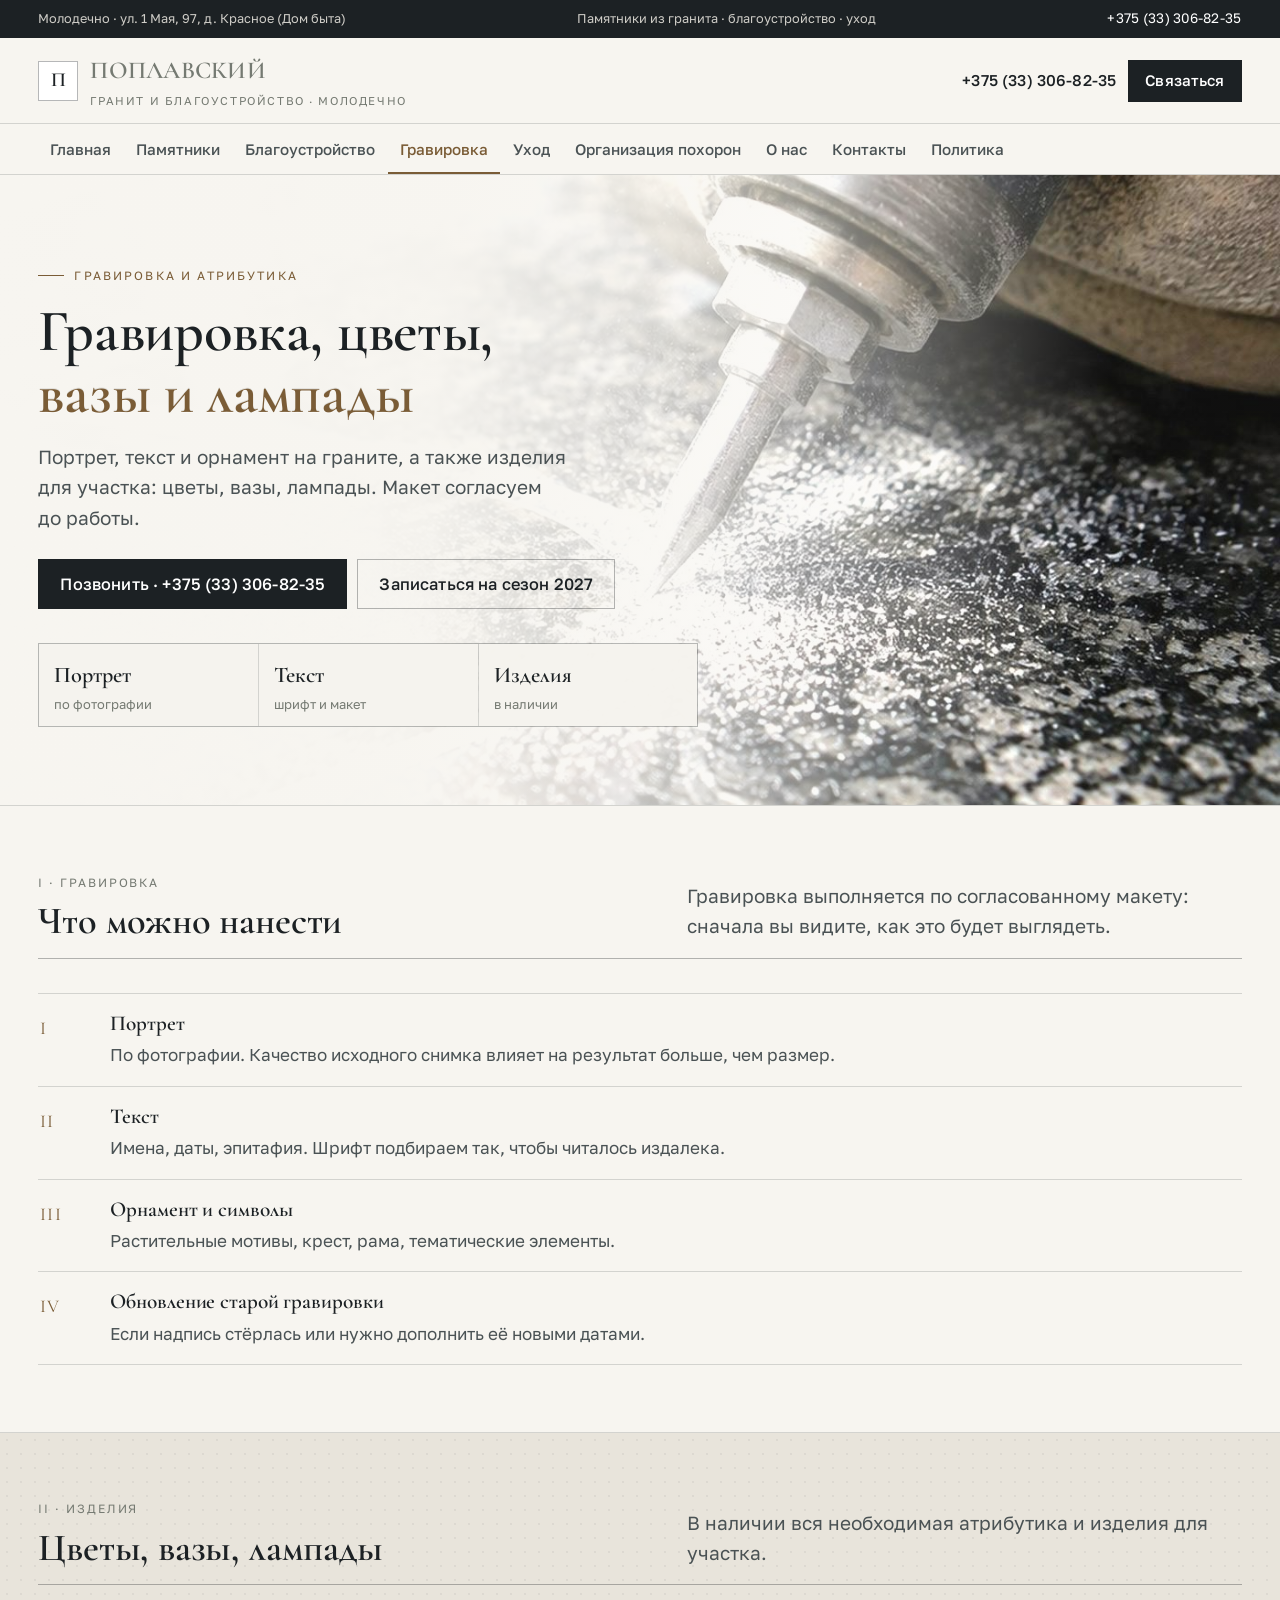
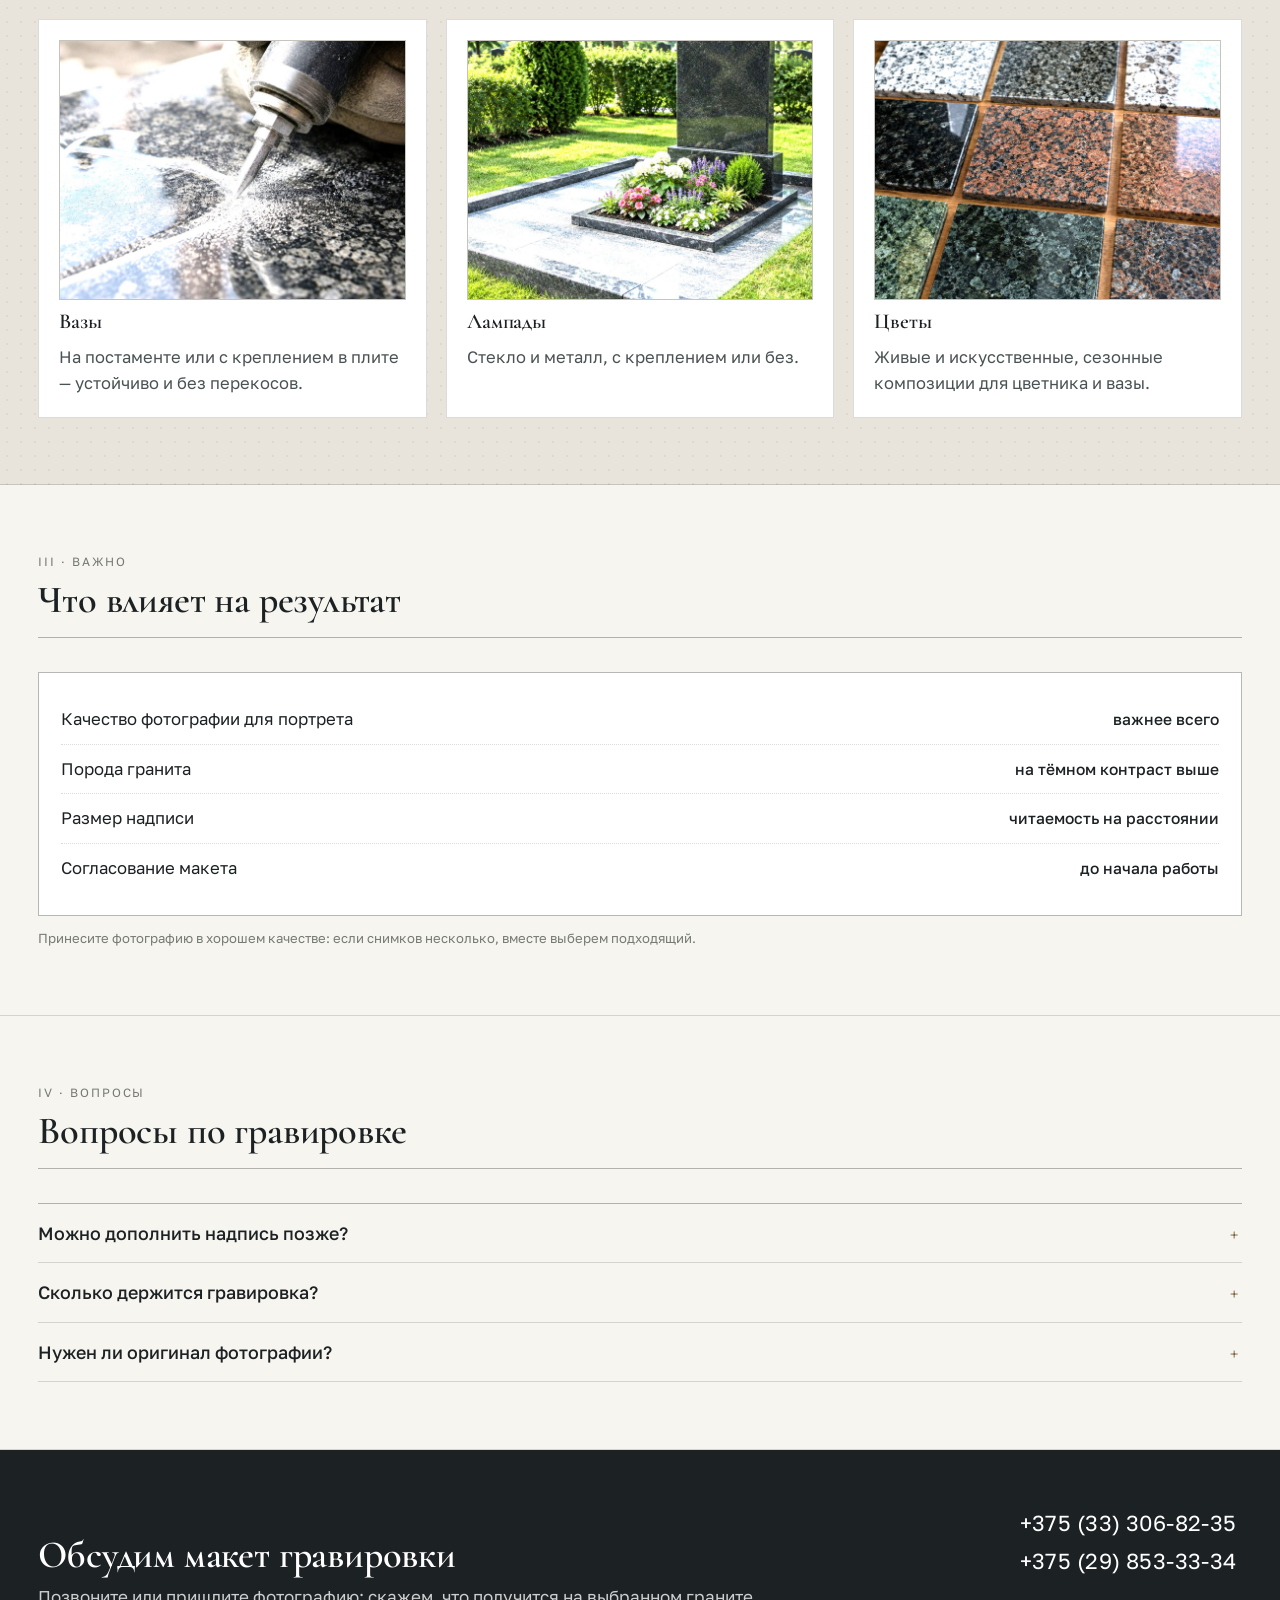
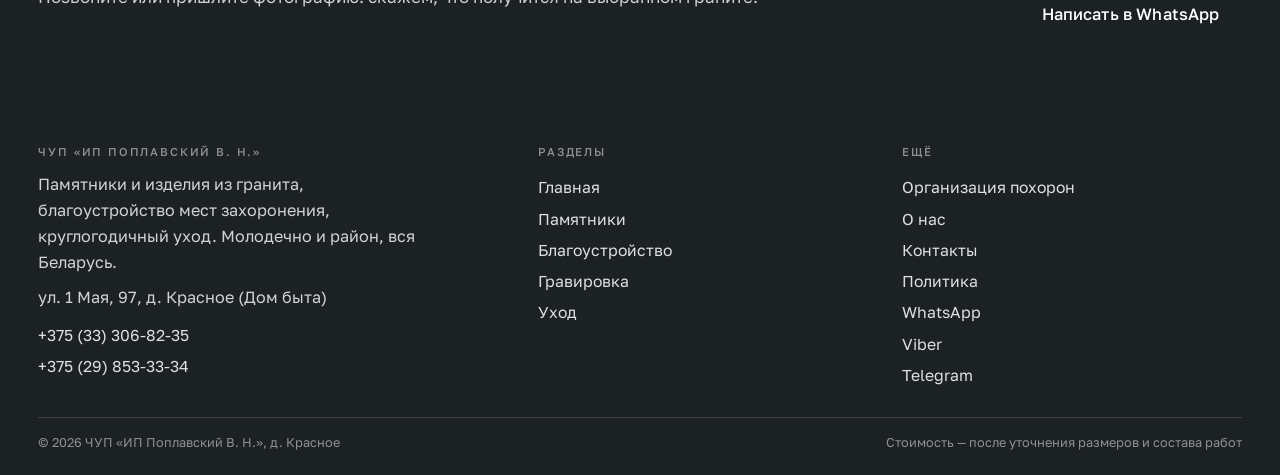
<file: gravirovka.html>
<!doctype html><html lang="ru"><head><meta charset="utf-8"><meta name="viewport" content="width=device-width, initial-scale=1"><title>Гравировка на граните, цветы, вазы, лампады — Молодечно | Поплавский</title><meta name="description" content="Гравировка портрета, текста и орнамента на граните. Цветы, вазы, лампады и атрибутика в наличии. Молодечно и район."><meta property="og:type" content="website"><meta property="og:title" content="Гравировка на граните, цветы, вазы, лампады — Молодечно | Поплавский"><meta property="og:description" content="Гравировка портрета, текста и орнамента на граните. Цветы, вазы, лампады и атрибутика в наличии. Молодечно и район."><meta property="og:image" content="assets/img/hero.jpg"><style>
:root{--paper:#F7F5F0;--stone:#E8E4DB;--ink:#1C2124;--ink2:#4A5254;--muted:#757A72;
--bronze:#7A5C36;--sage:#4C5B4F;--line:rgba(28,33,36,.16);--line2:rgba(28,33,36,.32);
--f-d:"Cormorant Garamond",Georgia,serif;--f-b:"Golos Text",system-ui,sans-serif;--f-m:"Golos Text",system-ui,sans-serif}
*,*::before,*::after{box-sizing:border-box}
html{font-size:19px;-webkit-text-size-adjust:100%;overflow-x:clip}
body{margin:0;background:var(--paper);color:var(--ink);font-family:var(--f-b);line-height:1.6;
-webkit-font-smoothing:antialiased;overflow-x:hidden}
img{max-width:100%;display:block}a{color:inherit;text-decoration:none}
h1,h2,h3,h4,p,ul,ol,dl,figure{margin:0}ul,ol{padding-left:1.1em}
h1,h2,h3{font-family:var(--f-d);font-weight:600;line-height:1.06;letter-spacing:-.005em;overflow-wrap:anywhere}
h1{font-size:clamp(2rem,4.6vw,3.7rem)}
h2{font-size:clamp(1.6rem,3vw,2.55rem)}
h3{font-size:clamp(1.12rem,1.5vw,1.32rem);line-height:1.2}
p{color:var(--ink2)}
em{font-style:normal;color:var(--bronze);text-shadow:0 1px 0 rgba(255,255,255,.55),0 -1px 0 rgba(0,0,0,.1)}
.mono{font-family:var(--f-m);font-size:.63rem;letter-spacing:.16em;text-transform:uppercase;color:var(--muted)}
.wrap{width:100%;max-width:1320px;margin:0 auto;padding-inline:clamp(16px,3vw,40px)}
.tbar{background:var(--ink);color:#EDEAE3;font-size:.67rem}
.tbar__in{display:flex;gap:14px;align-items:center;justify-content:space-between;min-height:38px;flex-wrap:wrap}
.tbar span{opacity:.86}.tbar a{font-size:.72rem;color:#fff;white-space:nowrap;letter-spacing:.02em}
.hdr{background:var(--paper);border-bottom:1px solid var(--line);position:relative;z-index:60}
.hdr__in{display:flex;align-items:center;justify-content:space-between;gap:14px;padding-block:13px}
.logo{display:flex;align-items:center;gap:12px;min-width:0}
.logo i{width:40px;height:40px;flex:none;display:grid;place-items:center;border:1px solid var(--line2);
color:var(--ink);font-family:var(--f-d);font-size:1.05rem;font-style:normal;font-weight:600;background:#fff}
.logo b{font-family:var(--f-d);font-weight:600;font-size:1.28rem;letter-spacing:.01em;white-space:nowrap;display:block}
.logo span{display:block;font-size:.6rem;letter-spacing:.14em;color:var(--muted);text-transform:uppercase;margin-top:1px}
.hdr__right{display:flex;align-items:center;gap:12px}
.tel{font-size:.82rem;font-weight:500;white-space:nowrap;letter-spacing:.01em}
.strip{border-bottom:1px solid var(--line);background:var(--paper);position:relative;z-index:55}
.strip__in{display:flex;gap:1px;overflow-x:auto;scrollbar-width:none}
.strip__in::-webkit-scrollbar{display:none}
.strip__in a{flex:none;padding:13px 12px 11px;font-size:.8rem;font-weight:500;color:var(--ink2);
border-bottom:2px solid transparent;white-space:nowrap}
.strip__in a:hover{color:var(--ink);background:var(--stone)}
.strip__in a[aria-current]{color:var(--bronze);border-bottom-color:var(--bronze)}
.burger{display:none;width:44px;height:40px;border:1px solid var(--line);background:#fff;
align-items:center;justify-content:center;flex-direction:column;gap:4px;cursor:pointer;padding:0}
.burger i{display:block;width:18px;height:1.5px;background:var(--ink)}
.btn{display:inline-flex;align-items:center;gap:8px;min-height:50px;padding:0 21px;
background:var(--ink);color:#fff;font-size:.86rem;font-weight:500;border:1px solid var(--ink);letter-spacing:.01em}
.btn:hover{background:#000}
.btn--line{background:transparent;color:var(--ink);border-color:var(--line2)}
.btn--line:hover{background:var(--stone)}
.btn--bronze{background:var(--bronze);border-color:var(--bronze)}
.btn--bronze:hover{background:#6A4E2C}
.hero{position:relative;overflow:hidden;border-bottom:1px solid var(--line);background:var(--paper)}
.hero__bg{position:absolute;inset:0}
.hero__bg img{width:100%;height:100%;object-fit:cover;object-position:60% 50%}
.hero__bg::after{content:"";position:absolute;inset:0;background:
linear-gradient(96deg,var(--paper) 0%,rgba(247,245,240,.98) 34%,rgba(247,245,240,.7) 54%,rgba(247,245,240,.06) 84%)}
.hero__in{position:relative;z-index:2;padding-block:clamp(34px,5vw,64px);min-height:clamp(520px,70vh,660px);
display:flex;flex-direction:column;justify-content:center}
.hero h1{max-width:20ch;margin-top:16px}
.hero p{max-width:44ch;margin-top:16px}
.kick{display:inline-flex;align-items:center;gap:10px;font-size:.63rem;letter-spacing:.18em;
text-transform:uppercase;color:var(--bronze)}
.kick::before{content:"";width:26px;height:1px;background:currentColor}
.hero__cta{display:flex;gap:10px;flex-wrap:wrap;margin-top:26px}
.hero__figs{display:grid;grid-template-columns:repeat(3,minmax(0,1fr));gap:1px;background:var(--line);
border:1px solid var(--line);margin-top:clamp(20px,3vw,34px);max-width:660px}
.hero__figs>div{background:rgba(247,245,240,.96);padding:13px 15px}
.hero__figs b{display:block;font-family:var(--f-d);font-size:1.18rem;font-weight:600}
.hero__figs span{display:block;font-size:.68rem;color:var(--muted);margin-top:2px;line-height:1.4}
.band{padding-block:clamp(42px,5.2vw,76px);border-bottom:1px solid var(--line)}
.band--stone{background:var(--stone);background-image:radial-gradient(rgba(28,33,36,.055) 1px,transparent 1px);
background-size:14px 14px}
.band--ink{background:var(--ink);color:#fff}
.band--ink h2,.band--ink h3{color:#fff}.band--ink p{color:rgba(255,255,255,.8)}
.band--ink .mono,.band--ink .kick{color:#C9B08A}
</style><link rel="stylesheet" href="assets/css/site.v1.css"><link rel="icon" href="assets/img/favicon.svg" type="image/svg+xml"><link rel="preconnect" href="https://fonts.googleapis.com"><link rel="preconnect" href="https://fonts.gstatic.com" crossorigin><link rel="stylesheet" href="https://fonts.googleapis.com/css2?family=Cormorant+Garamond:wght@500;600;700&family=Golos+Text:wght@400;500;600&display=swap"></head><body><div class="tbar"><div class="wrap tbar__in"><span>Молодечно · ул. 1 Мая, 97, д. Красное (Дом быта)</span><span>Памятники из гранита · благоустройство · уход</span><a href="tel:+375333068235">+375 (33) 306-82-35</a></div></div><header class="hdr"><div class="wrap hdr__in"><a class="logo" href="index.html"><i>П</i><span><b>Поплавский</b><span>гранит и благоустройство · Молодечно</span></span></a><div class="hdr__right"><a class="tel" href="tel:+375333068235">+375 (33) 306-82-35</a><a class="btn" href="kontakty.html#zayavka" style="min-height:42px;padding:0 16px;font-size:.8rem">Связаться</a><button class="burger" id="burger" aria-label="Меню" aria-expanded="false"><i></i><i></i><i></i></button></div></div></header><div class="strip"><div class="wrap"><nav class="strip__in" aria-label="Страницы сайта"><a href="index.html">Главная</a><a href="pamyatniki.html">Памятники</a><a href="blagoustroystvo.html">Благоустройство</a><a href="gravirovka.html" aria-current="page">Гравировка</a><a href="uhod.html">Уход</a><a href="organizaciya.html">Организация похорон</a><a href="o-nas.html">О нас</a><a href="kontakty.html">Контакты</a><a href="politika.html">Политика</a></nav></div></div><main><section class="hero"><div class="hero__bg"><img src="assets/img/grav.jpg" alt="Поплавский: памятники из гранита и благоустройство, Молодечно"></div><div class="hero__in"><div class="wrap"><span class="kick">Гравировка и атрибутика</span><h1>Гравировка, цветы, <em>вазы и лампады</em></h1><p>Портрет, текст и орнамент на граните, а также изделия для участка: цветы, вазы, лампады. Макет согласуем до работы.</p><div class="hero__cta"><a class="btn" href="tel:+375333068235">Позвонить · +375 (33) 306-82-35</a><a class="btn btn--line" href="kontakty.html#zayavka">Записаться на сезон 2027</a></div><div class="hero__figs"><div><b>Портрет</b><span>по фотографии</span></div><div><b>Текст</b><span>шрифт и макет</span></div><div><b>Изделия</b><span>в наличии</span></div></div></div></div></section><section class="band "><div class="wrap"><div class="sect__head"><div class="h2w"><span class="mono">I · гравировка</span><h2>Что можно нанести</h2></div><div><p>Гравировка выполняется по согласованному макету: сначала вы видите, как это будет выглядеть.</p></div></div><div class="rows"><div class="row"><div class="row__n">I</div><div><h3>Портрет</h3><p>По фотографии. Качество исходного снимка влияет на результат больше, чем размер.</p></div></div><div class="row"><div class="row__n">II</div><div><h3>Текст</h3><p>Имена, даты, эпитафия. Шрифт подбираем так, чтобы читалось издалека.</p></div></div><div class="row"><div class="row__n">III</div><div><h3>Орнамент и символы</h3><p>Растительные мотивы, крест, рама, тематические элементы.</p></div></div><div class="row"><div class="row__n">IV</div><div><h3>Обновление старой гравировки</h3><p>Если надпись стёрлась или нужно дополнить её новыми датами.</p></div></div></div></div></section><section class="band band--stone"><div class="wrap"><div class="sect__head"><div class="h2w"><span class="mono">II · изделия</span><h2>Цветы, вазы, лампады</h2></div><div><p>В наличии вся необходимая атрибутика и изделия для участка.</p></div></div><div class="cards"><div class="card"><div class="im"><img src="assets/img/grav.jpg" alt="Вазы"></div><h3>Вазы</h3><p>На постаменте или с креплением в плите — устойчиво и без перекосов.</p></div><div class="card"><div class="im"><img src="assets/img/uchastok.jpg" alt="Лампады"></div><h3>Лампады</h3><p>Стекло и металл, с креплением или без.</p></div><div class="card"><div class="im"><img src="assets/img/obrazcy.jpg" alt="Цветы"></div><h3>Цветы</h3><p>Живые и искусственные, сезонные композиции для цветника и вазы.</p></div></div></div></section><section class="band "><div class="wrap"><div class="sect__head"><div class="h2w"><span class="mono">III · важно</span><h2>Что влияет на результат</h2></div><div><p></p></div></div><div class="spec"><div class="spec__row"><span>Качество фотографии для портрета</span><b>важнее всего</b></div><div class="spec__row"><span>Порода гранита</span><b>на тёмном контраст выше</b></div><div class="spec__row"><span>Размер надписи</span><b>читаемость на расстоянии</b></div><div class="spec__row"><span>Согласование макета</span><b>до начала работы</b></div></div><p class="form__note" style="margin-top:12px">Принесите фотографию в хорошем качестве: если снимков несколько, вместе выберем подходящий.</p></div></section><section class="band "><div class="wrap"><div class="sect__head"><div class="h2w"><span class="mono">IV · вопросы</span><h2>Вопросы по гравировке</h2></div><div><p></p></div></div><div class="faq"><details><summary>Можно дополнить надпись позже?</summary><p>Да, обычно это возможно: гравировку дополняют новыми датами.</p></details><details><summary>Сколько держится гравировка?</summary><p>На граните — долго, но состояние зависит от ухода и погоды. Расскажем, как ухаживать.</p></details><details><summary>Нужен ли оригинал фотографии?</summary><p>Достаточно качественного цифрового снимка, не переснятого с другого фото.</p></details></div></div></section><section class="cta"><div class="wrap cta__in"><div><h2>Обсудим макет гравировки</h2><p>Позвоните или пришлите фотографию: скажем, что получится на выбранном граните.</p></div><div><a class="cta__tel" href="tel:+375333068235">+375 (33) 306-82-35</a><a class="cta__tel" href="tel:+375298533334" style="margin-top:3px">+375 (29) 853-33-34</a><a class="btn" style="margin-top:10px" href="https://wa.me/375298533334">Написать в WhatsApp</a></div></div></section></main><footer class="foot"><div class="wrap"><div class="foot__in"><div><h4>ЧУП «ИП Поплавский В. Н.»</h4><p style="color:rgba(255,255,255,.8);font-size:.85rem;max-width:38ch">Памятники и изделия из гранита, благоустройство мест захоронения, круглогодичный уход. Молодечно и район, вся Беларусь.</p><p style="color:rgba(255,255,255,.8);font-size:.85rem;margin-top:9px">ул. 1 Мая, 97, д. Красное (Дом быта)</p><p style="margin-top:9px"><a href="tel:+375333068235">+375 (33) 306-82-35</a></p><p><a href="tel:+375298533334">+375 (29) 853-33-34</a></p></div><div><h4>Разделы</h4><a href="index.html">Главная</a><a href="pamyatniki.html">Памятники</a><a href="blagoustroystvo.html">Благоустройство</a><a href="gravirovka.html">Гравировка</a><a href="uhod.html">Уход</a></div><div><h4>Ещё</h4><a href="organizaciya.html">Организация похорон</a><a href="o-nas.html">О нас</a><a href="kontakty.html">Контакты</a><a href="politika.html">Политика</a><a href="https://wa.me/375298533334">WhatsApp</a><a href="viber://chat?number=%2B375298533334">Viber</a><a href="https://t.me/+375298533334">Telegram</a></div></div><div class="foot__low"><span>© 2026 ЧУП «ИП Поплавский В. Н.», д. Красное</span><span>Стоимость — после уточнения размеров и состава работ</span></div></div></footer><div class="fbar"><a href="tel:+375333068235">Позвонить</a><a href="https://wa.me/375298533334">WhatsApp</a><a href="viber://chat?number=%2B375298533334">Viber</a><a href="https://t.me/+375298533334">Telegram</a></div><div class="drawer" id="drawer" aria-hidden="true" role="dialog" aria-label="Меню"><div class="drawer__top"><span class="mono">Разделы</span><button class="drawer__close" id="drawerClose" aria-label="Закрыть">✕</button></div><nav><a href="index.html">Главная</a><a href="pamyatniki.html">Памятники</a><a href="blagoustroystvo.html">Благоустройство</a><a href="gravirovka.html" aria-current="page">Гравировка</a><a href="uhod.html">Уход</a><a href="organizaciya.html">Организация похорон</a><a href="o-nas.html">О нас</a><a href="kontakty.html">Контакты</a><a href="politika.html">Политика</a></nav><div class="drawer__foot"><a class="btn" href="tel:+375333068235">+375 (33) 306-82-35</a><a class="btn btn--line" href="https://wa.me/375298533334">WhatsApp</a></div></div><script src="assets/js/main.v1.js"></script></body></html>
</file>
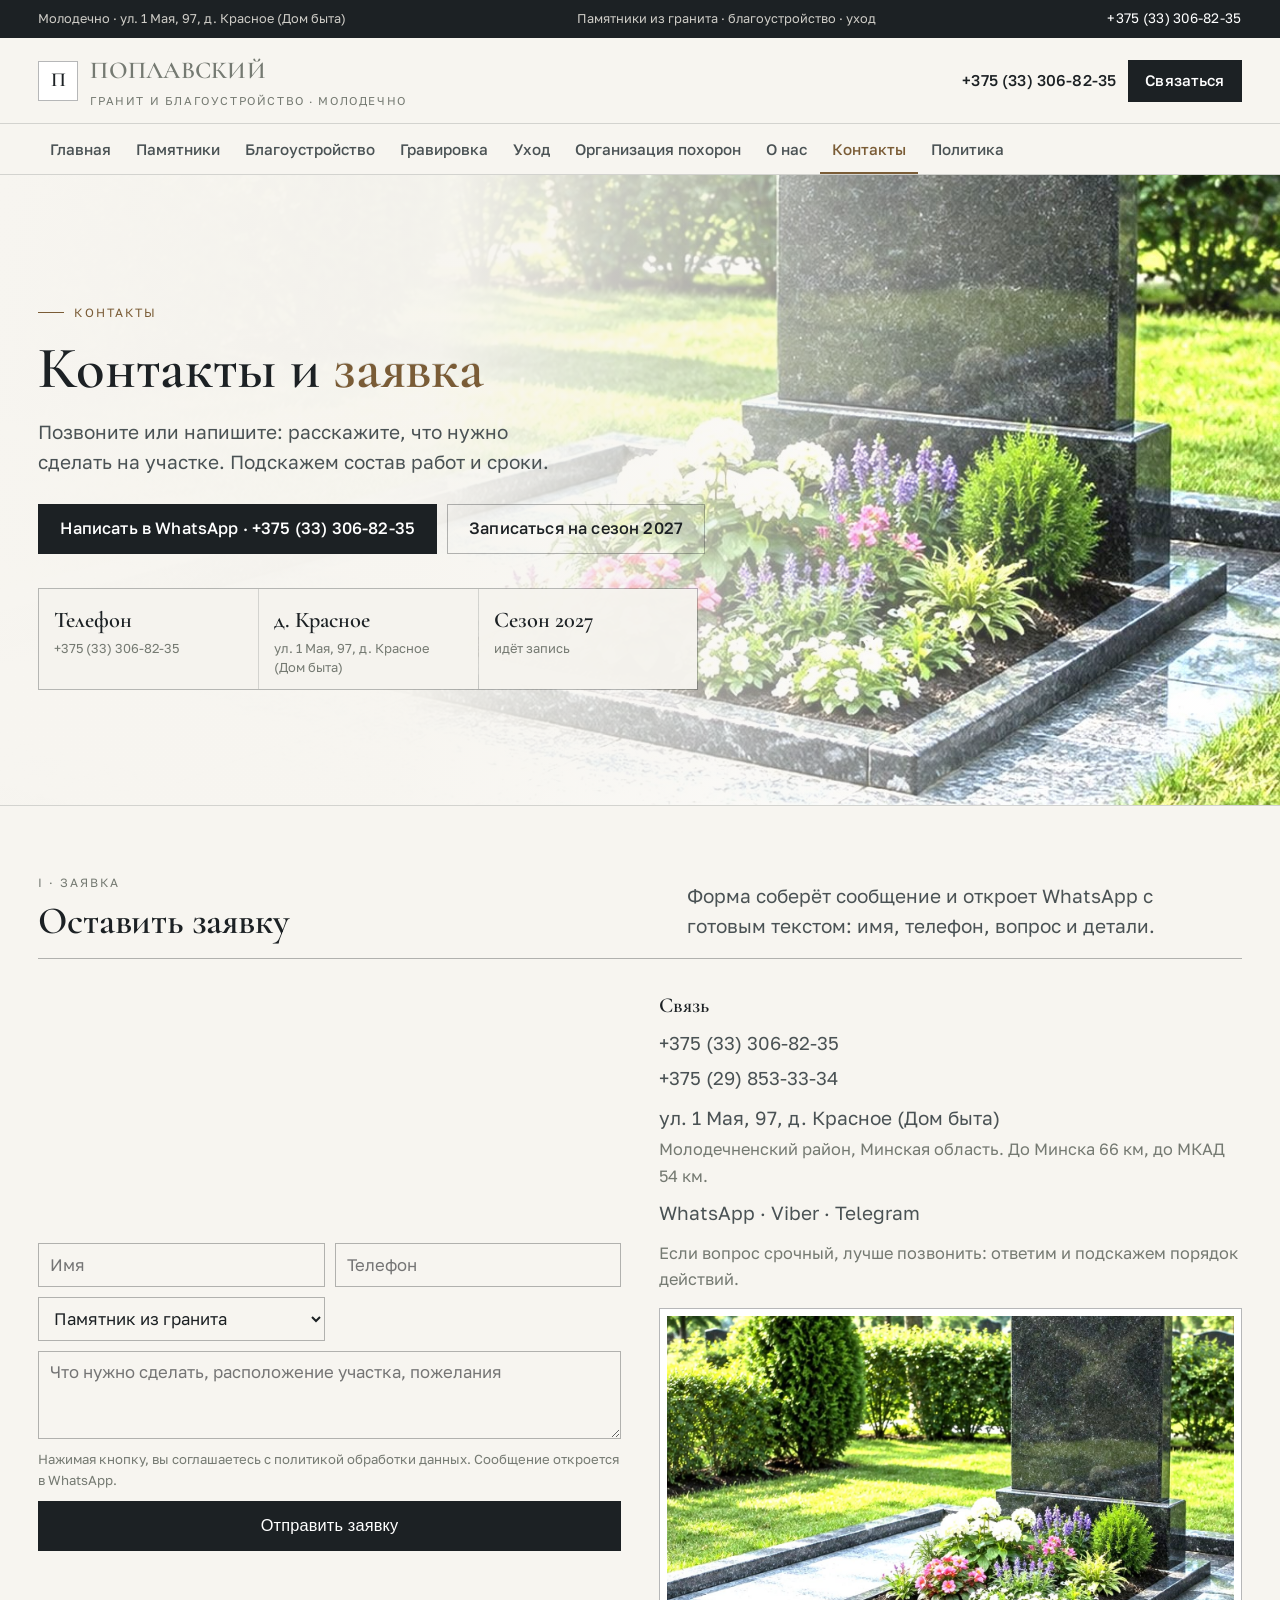
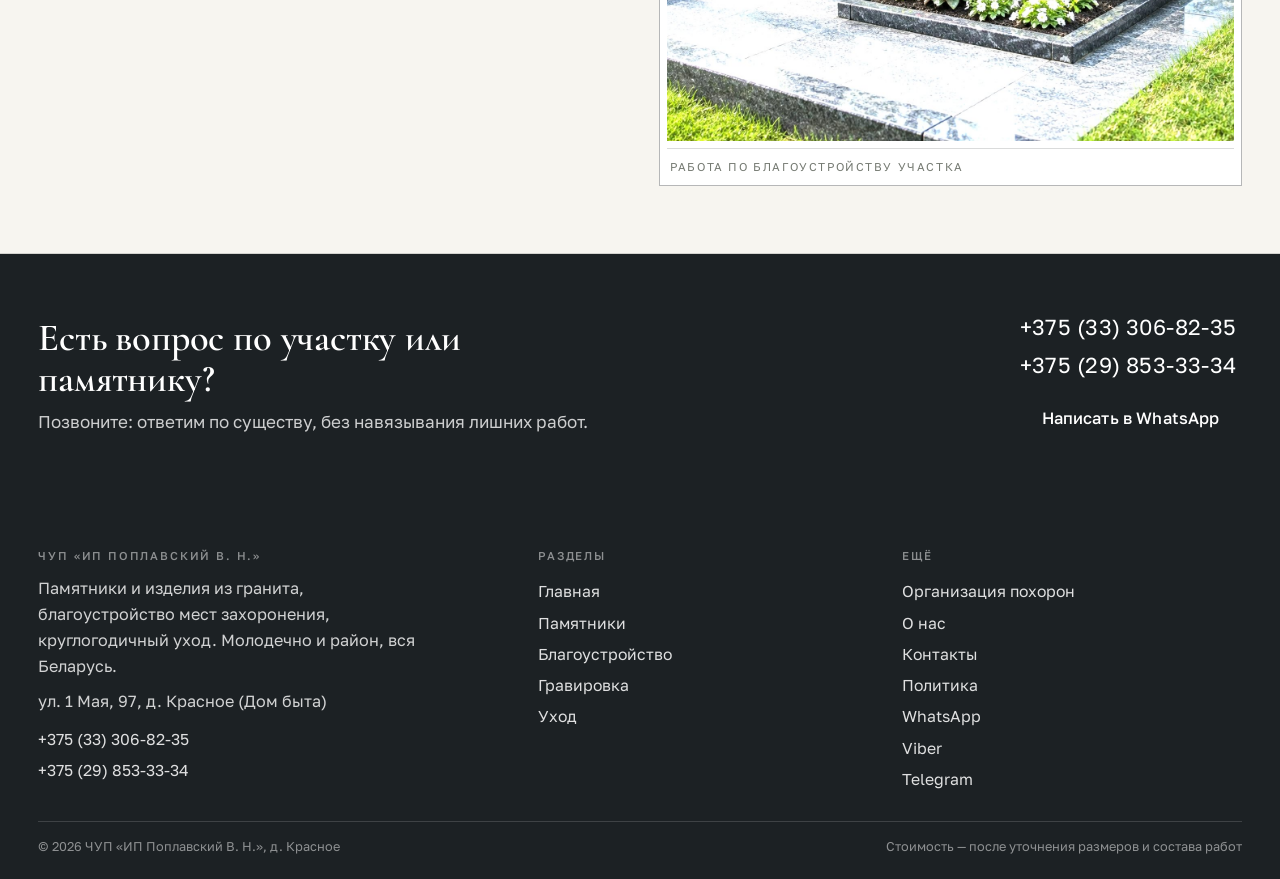
<file: kontakty.html>
<!doctype html><html lang="ru"><head><meta charset="utf-8"><meta name="viewport" content="width=device-width, initial-scale=1"><title>Контакты — памятники из гранита, Молодечно | Поплавский</title><meta name="description" content="ул. 1 Мая, 97, д. Красное (Дом быта). Телефоны +375 (33) 306-82-35, +375 (29) 853-33-34. Памятники из гранита, благоустройство, гравировка, уход, организация похорон."><meta property="og:type" content="website"><meta property="og:title" content="Контакты — памятники из гранита, Молодечно | Поплавский"><meta property="og:description" content="ул. 1 Мая, 97, д. Красное (Дом быта). Телефоны +375 (33) 306-82-35, +375 (29) 853-33-34. Памятники из гранита, благоустройство, гравировка, уход, организация похорон."><meta property="og:image" content="assets/img/hero.jpg"><style>
:root{--paper:#F7F5F0;--stone:#E8E4DB;--ink:#1C2124;--ink2:#4A5254;--muted:#757A72;
--bronze:#7A5C36;--sage:#4C5B4F;--line:rgba(28,33,36,.16);--line2:rgba(28,33,36,.32);
--f-d:"Cormorant Garamond",Georgia,serif;--f-b:"Golos Text",system-ui,sans-serif;--f-m:"Golos Text",system-ui,sans-serif}
*,*::before,*::after{box-sizing:border-box}
html{font-size:19px;-webkit-text-size-adjust:100%;overflow-x:clip}
body{margin:0;background:var(--paper);color:var(--ink);font-family:var(--f-b);line-height:1.6;
-webkit-font-smoothing:antialiased;overflow-x:hidden}
img{max-width:100%;display:block}a{color:inherit;text-decoration:none}
h1,h2,h3,h4,p,ul,ol,dl,figure{margin:0}ul,ol{padding-left:1.1em}
h1,h2,h3{font-family:var(--f-d);font-weight:600;line-height:1.06;letter-spacing:-.005em;overflow-wrap:anywhere}
h1{font-size:clamp(2rem,4.6vw,3.7rem)}
h2{font-size:clamp(1.6rem,3vw,2.55rem)}
h3{font-size:clamp(1.12rem,1.5vw,1.32rem);line-height:1.2}
p{color:var(--ink2)}
em{font-style:normal;color:var(--bronze);text-shadow:0 1px 0 rgba(255,255,255,.55),0 -1px 0 rgba(0,0,0,.1)}
.mono{font-family:var(--f-m);font-size:.63rem;letter-spacing:.16em;text-transform:uppercase;color:var(--muted)}
.wrap{width:100%;max-width:1320px;margin:0 auto;padding-inline:clamp(16px,3vw,40px)}
.tbar{background:var(--ink);color:#EDEAE3;font-size:.67rem}
.tbar__in{display:flex;gap:14px;align-items:center;justify-content:space-between;min-height:38px;flex-wrap:wrap}
.tbar span{opacity:.86}.tbar a{font-size:.72rem;color:#fff;white-space:nowrap;letter-spacing:.02em}
.hdr{background:var(--paper);border-bottom:1px solid var(--line);position:relative;z-index:60}
.hdr__in{display:flex;align-items:center;justify-content:space-between;gap:14px;padding-block:13px}
.logo{display:flex;align-items:center;gap:12px;min-width:0}
.logo i{width:40px;height:40px;flex:none;display:grid;place-items:center;border:1px solid var(--line2);
color:var(--ink);font-family:var(--f-d);font-size:1.05rem;font-style:normal;font-weight:600;background:#fff}
.logo b{font-family:var(--f-d);font-weight:600;font-size:1.28rem;letter-spacing:.01em;white-space:nowrap;display:block}
.logo span{display:block;font-size:.6rem;letter-spacing:.14em;color:var(--muted);text-transform:uppercase;margin-top:1px}
.hdr__right{display:flex;align-items:center;gap:12px}
.tel{font-size:.82rem;font-weight:500;white-space:nowrap;letter-spacing:.01em}
.strip{border-bottom:1px solid var(--line);background:var(--paper);position:relative;z-index:55}
.strip__in{display:flex;gap:1px;overflow-x:auto;scrollbar-width:none}
.strip__in::-webkit-scrollbar{display:none}
.strip__in a{flex:none;padding:13px 12px 11px;font-size:.8rem;font-weight:500;color:var(--ink2);
border-bottom:2px solid transparent;white-space:nowrap}
.strip__in a:hover{color:var(--ink);background:var(--stone)}
.strip__in a[aria-current]{color:var(--bronze);border-bottom-color:var(--bronze)}
.burger{display:none;width:44px;height:40px;border:1px solid var(--line);background:#fff;
align-items:center;justify-content:center;flex-direction:column;gap:4px;cursor:pointer;padding:0}
.burger i{display:block;width:18px;height:1.5px;background:var(--ink)}
.btn{display:inline-flex;align-items:center;gap:8px;min-height:50px;padding:0 21px;
background:var(--ink);color:#fff;font-size:.86rem;font-weight:500;border:1px solid var(--ink);letter-spacing:.01em}
.btn:hover{background:#000}
.btn--line{background:transparent;color:var(--ink);border-color:var(--line2)}
.btn--line:hover{background:var(--stone)}
.btn--bronze{background:var(--bronze);border-color:var(--bronze)}
.btn--bronze:hover{background:#6A4E2C}
.hero{position:relative;overflow:hidden;border-bottom:1px solid var(--line);background:var(--paper)}
.hero__bg{position:absolute;inset:0}
.hero__bg img{width:100%;height:100%;object-fit:cover;object-position:60% 50%}
.hero__bg::after{content:"";position:absolute;inset:0;background:
linear-gradient(96deg,var(--paper) 0%,rgba(247,245,240,.98) 34%,rgba(247,245,240,.7) 54%,rgba(247,245,240,.06) 84%)}
.hero__in{position:relative;z-index:2;padding-block:clamp(34px,5vw,64px);min-height:clamp(520px,70vh,660px);
display:flex;flex-direction:column;justify-content:center}
.hero h1{max-width:20ch;margin-top:16px}
.hero p{max-width:44ch;margin-top:16px}
.kick{display:inline-flex;align-items:center;gap:10px;font-size:.63rem;letter-spacing:.18em;
text-transform:uppercase;color:var(--bronze)}
.kick::before{content:"";width:26px;height:1px;background:currentColor}
.hero__cta{display:flex;gap:10px;flex-wrap:wrap;margin-top:26px}
.hero__figs{display:grid;grid-template-columns:repeat(3,minmax(0,1fr));gap:1px;background:var(--line);
border:1px solid var(--line);margin-top:clamp(20px,3vw,34px);max-width:660px}
.hero__figs>div{background:rgba(247,245,240,.96);padding:13px 15px}
.hero__figs b{display:block;font-family:var(--f-d);font-size:1.18rem;font-weight:600}
.hero__figs span{display:block;font-size:.68rem;color:var(--muted);margin-top:2px;line-height:1.4}
.band{padding-block:clamp(42px,5.2vw,76px);border-bottom:1px solid var(--line)}
.band--stone{background:var(--stone);background-image:radial-gradient(rgba(28,33,36,.055) 1px,transparent 1px);
background-size:14px 14px}
.band--ink{background:var(--ink);color:#fff}
.band--ink h2,.band--ink h3{color:#fff}.band--ink p{color:rgba(255,255,255,.8)}
.band--ink .mono,.band--ink .kick{color:#C9B08A}
</style><link rel="stylesheet" href="assets/css/site.v1.css"><link rel="icon" href="assets/img/favicon.svg" type="image/svg+xml"><link rel="preconnect" href="https://fonts.googleapis.com"><link rel="preconnect" href="https://fonts.gstatic.com" crossorigin><link rel="stylesheet" href="https://fonts.googleapis.com/css2?family=Cormorant+Garamond:wght@500;600;700&family=Golos+Text:wght@400;500;600&display=swap"></head><body><div class="tbar"><div class="wrap tbar__in"><span>Молодечно · ул. 1 Мая, 97, д. Красное (Дом быта)</span><span>Памятники из гранита · благоустройство · уход</span><a href="tel:+375333068235">+375 (33) 306-82-35</a></div></div><header class="hdr"><div class="wrap hdr__in"><a class="logo" href="index.html"><i>П</i><span><b>Поплавский</b><span>гранит и благоустройство · Молодечно</span></span></a><div class="hdr__right"><a class="tel" href="tel:+375333068235">+375 (33) 306-82-35</a><a class="btn" href="kontakty.html#zayavka" style="min-height:42px;padding:0 16px;font-size:.8rem">Связаться</a><button class="burger" id="burger" aria-label="Меню" aria-expanded="false"><i></i><i></i><i></i></button></div></div></header><div class="strip"><div class="wrap"><nav class="strip__in" aria-label="Страницы сайта"><a href="index.html">Главная</a><a href="pamyatniki.html">Памятники</a><a href="blagoustroystvo.html">Благоустройство</a><a href="gravirovka.html">Гравировка</a><a href="uhod.html">Уход</a><a href="organizaciya.html">Организация похорон</a><a href="o-nas.html">О нас</a><a href="kontakty.html" aria-current="page">Контакты</a><a href="politika.html">Политика</a></nav></div></div><main><section class="hero"><div class="hero__bg"><img src="assets/img/uchastok.jpg" alt="Поплавский: памятники из гранита и благоустройство, Молодечно"></div><div class="hero__in"><div class="wrap"><span class="kick">Контакты</span><h1>Контакты и <em>заявка</em></h1><p>Позвоните или напишите: расскажите, что нужно сделать на участке. Подскажем состав работ и сроки.</p><div class="hero__cta"><a class="btn" href="tel:+375333068235">Написать в WhatsApp · +375 (33) 306-82-35</a><a class="btn btn--line" href="kontakty.html#zayavka">Записаться на сезон 2027</a></div><div class="hero__figs"><div><b>Телефон</b><span>+375 (33) 306-82-35</span></div><div><b>д. Красное</b><span>ул. 1 Мая, 97, д. Красное (Дом быта)</span></div><div><b>Сезон 2027</b><span>идёт запись</span></div></div></div></div></section><section class="band"><div class="wrap" id="zayavka"><div class="sect__head"><div class="h2w"><span class="mono">I · заявка</span><h2>Оставить заявку</h2></div><div><p>Форма соберёт сообщение и откроет WhatsApp с готовым текстом: имя, телефон, вопрос и детали.</p></div></div><div class="split"><div><form class="form" id="lead-form" novalidate><input class="inp" id="lname" placeholder="Имя" autocomplete="name"><input class="inp" id="lphone" placeholder="Телефон" inputmode="tel" autocomplete="tel"><select class="inp" id="lwhat"><option>Памятник из гранита</option><option>Благоустройство участка</option><option>Гравировка</option><option>Уборка и уход</option><option>Организация похорон</option><option>Другое</option></select><textarea class="inp" id="lmsg" placeholder="Что нужно сделать, расположение участка, пожелания"></textarea><p class="form__note">Нажимая кнопку, вы соглашаетесь с политикой обработки данных. Сообщение откроется в WhatsApp.</p><button class="btn" type="submit">Отправить заявку</button></form><span class="ok" id="lead-ok"></span></div><div class="split__txt"><h3>Связь</h3><p style="margin-top:10px"><a href="tel:+375333068235" style="font-size:.98rem">+375 (33) 306-82-35</a></p><p style="margin-top:4px"><a href="tel:+375298533334" style="font-size:.98rem">+375 (29) 853-33-34</a></p><p style="margin-top:9px">ул. 1 Мая, 97, д. Красное (Дом быта)</p><p style="margin-top:3px;font-size:.86rem;color:var(--muted)">Молодечненский район, Минская область. До Минска 66 км, до МКАД 54 км.</p><p style="margin-top:9px"><a href="https://wa.me/375298533334">WhatsApp</a> · <a href="viber://chat?number=%2B375298533334">Viber</a> · <a href="https://t.me/+375298533334">Telegram</a></p><p style="margin-top:12px;font-size:.86rem;color:var(--muted)">Если вопрос срочный, лучше позвонить: ответим и подскажем порядок действий.</p><figure class="figure" style="margin-top:16px"><img src="assets/img/uchastok.jpg" alt="Благоустроенный участок" style="aspect-ratio:4/3;object-fit:cover"><figcaption>Работа по благоустройству участка</figcaption></figure></div></div></div></section><section class="cta"><div class="wrap cta__in"><div><h2>Есть вопрос по участку или памятнику?</h2><p>Позвоните: ответим по существу, без навязывания лишних работ.</p></div><div><a class="cta__tel" href="tel:+375333068235">+375 (33) 306-82-35</a><a class="cta__tel" href="tel:+375298533334" style="margin-top:3px">+375 (29) 853-33-34</a><a class="btn" style="margin-top:10px" href="https://wa.me/375298533334">Написать в WhatsApp</a></div></div></section></main><footer class="foot"><div class="wrap"><div class="foot__in"><div><h4>ЧУП «ИП Поплавский В. Н.»</h4><p style="color:rgba(255,255,255,.8);font-size:.85rem;max-width:38ch">Памятники и изделия из гранита, благоустройство мест захоронения, круглогодичный уход. Молодечно и район, вся Беларусь.</p><p style="color:rgba(255,255,255,.8);font-size:.85rem;margin-top:9px">ул. 1 Мая, 97, д. Красное (Дом быта)</p><p style="margin-top:9px"><a href="tel:+375333068235">+375 (33) 306-82-35</a></p><p><a href="tel:+375298533334">+375 (29) 853-33-34</a></p></div><div><h4>Разделы</h4><a href="index.html">Главная</a><a href="pamyatniki.html">Памятники</a><a href="blagoustroystvo.html">Благоустройство</a><a href="gravirovka.html">Гравировка</a><a href="uhod.html">Уход</a></div><div><h4>Ещё</h4><a href="organizaciya.html">Организация похорон</a><a href="o-nas.html">О нас</a><a href="kontakty.html">Контакты</a><a href="politika.html">Политика</a><a href="https://wa.me/375298533334">WhatsApp</a><a href="viber://chat?number=%2B375298533334">Viber</a><a href="https://t.me/+375298533334">Telegram</a></div></div><div class="foot__low"><span>© 2026 ЧУП «ИП Поплавский В. Н.», д. Красное</span><span>Стоимость — после уточнения размеров и состава работ</span></div></div></footer><div class="fbar"><a href="tel:+375333068235">Позвонить</a><a href="https://wa.me/375298533334">WhatsApp</a><a href="viber://chat?number=%2B375298533334">Viber</a><a href="https://t.me/+375298533334">Telegram</a></div><div class="drawer" id="drawer" aria-hidden="true" role="dialog" aria-label="Меню"><div class="drawer__top"><span class="mono">Разделы</span><button class="drawer__close" id="drawerClose" aria-label="Закрыть">✕</button></div><nav><a href="index.html">Главная</a><a href="pamyatniki.html">Памятники</a><a href="blagoustroystvo.html">Благоустройство</a><a href="gravirovka.html">Гравировка</a><a href="uhod.html">Уход</a><a href="organizaciya.html">Организация похорон</a><a href="o-nas.html">О нас</a><a href="kontakty.html" aria-current="page">Контакты</a><a href="politika.html">Политика</a></nav><div class="drawer__foot"><a class="btn" href="tel:+375333068235">+375 (33) 306-82-35</a><a class="btn btn--line" href="https://wa.me/375298533334">WhatsApp</a></div></div><script src="assets/js/main.v1.js"></script></body></html>
</file>
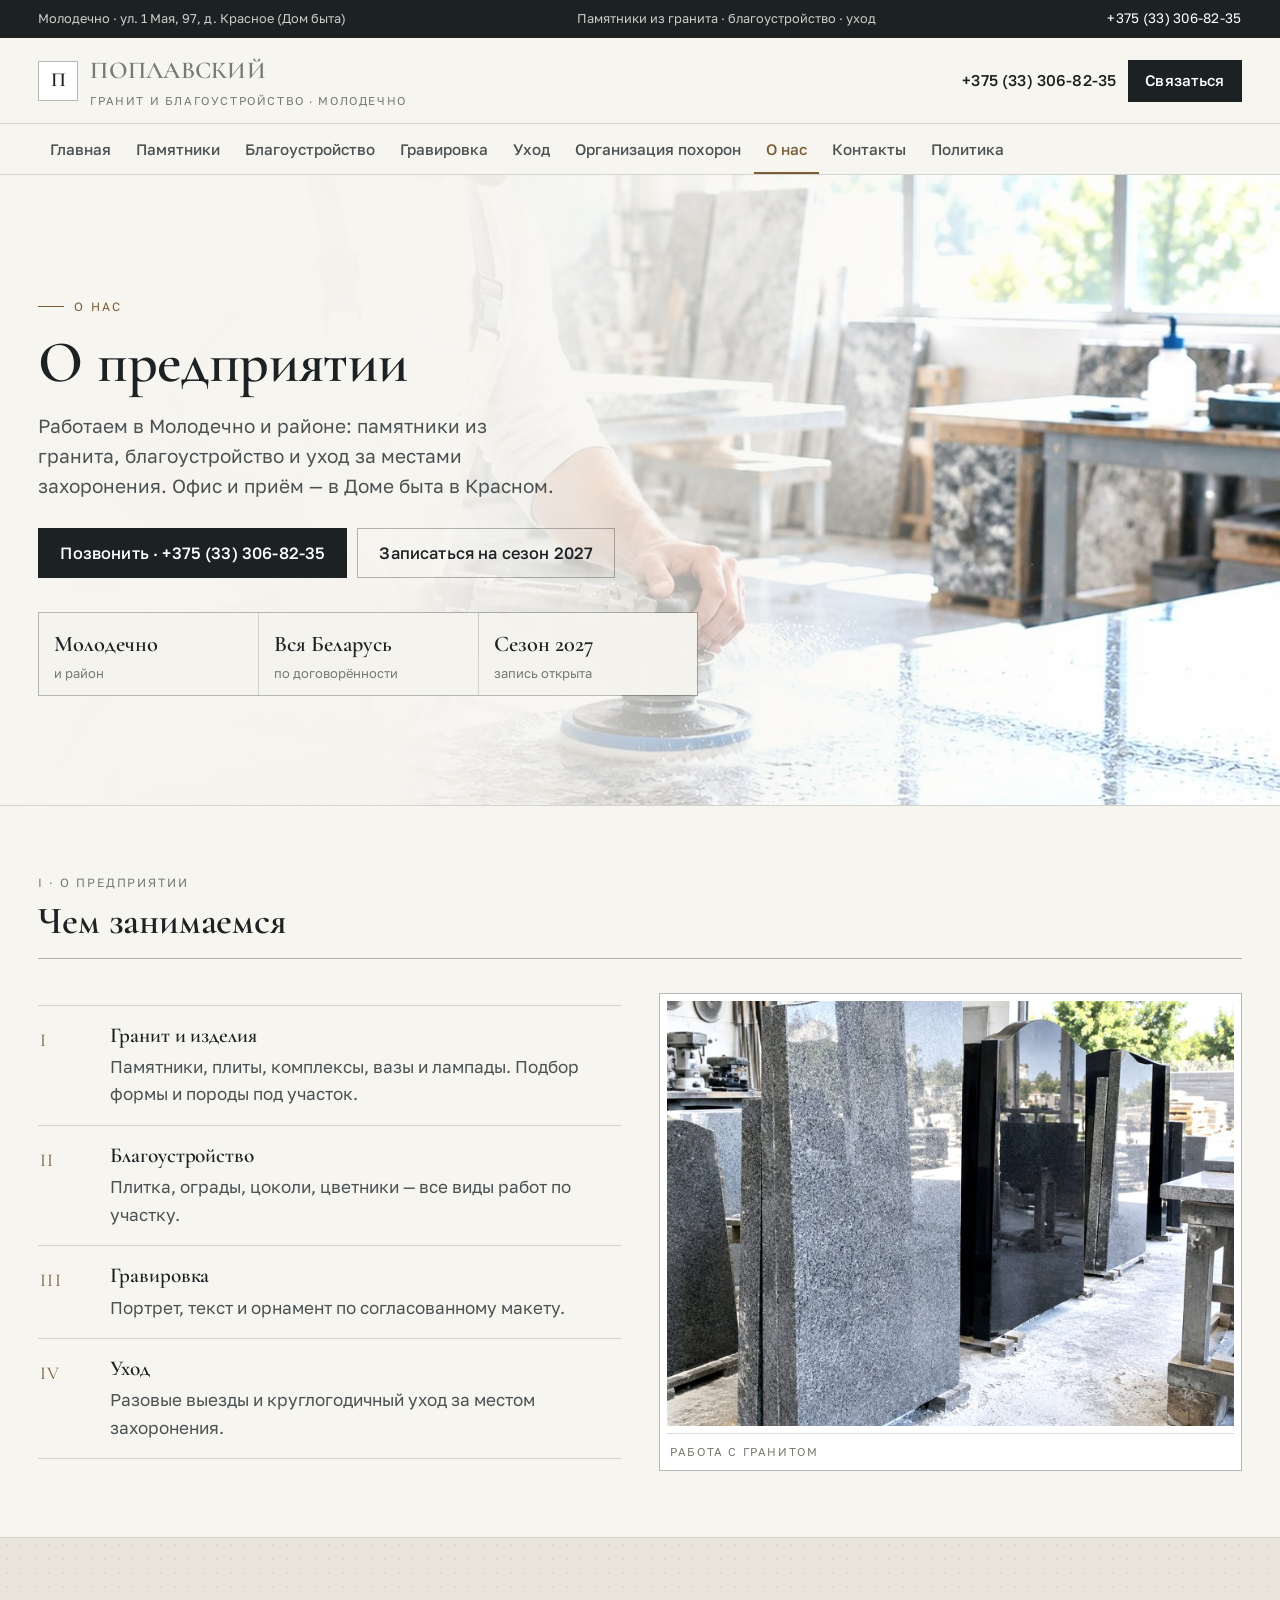
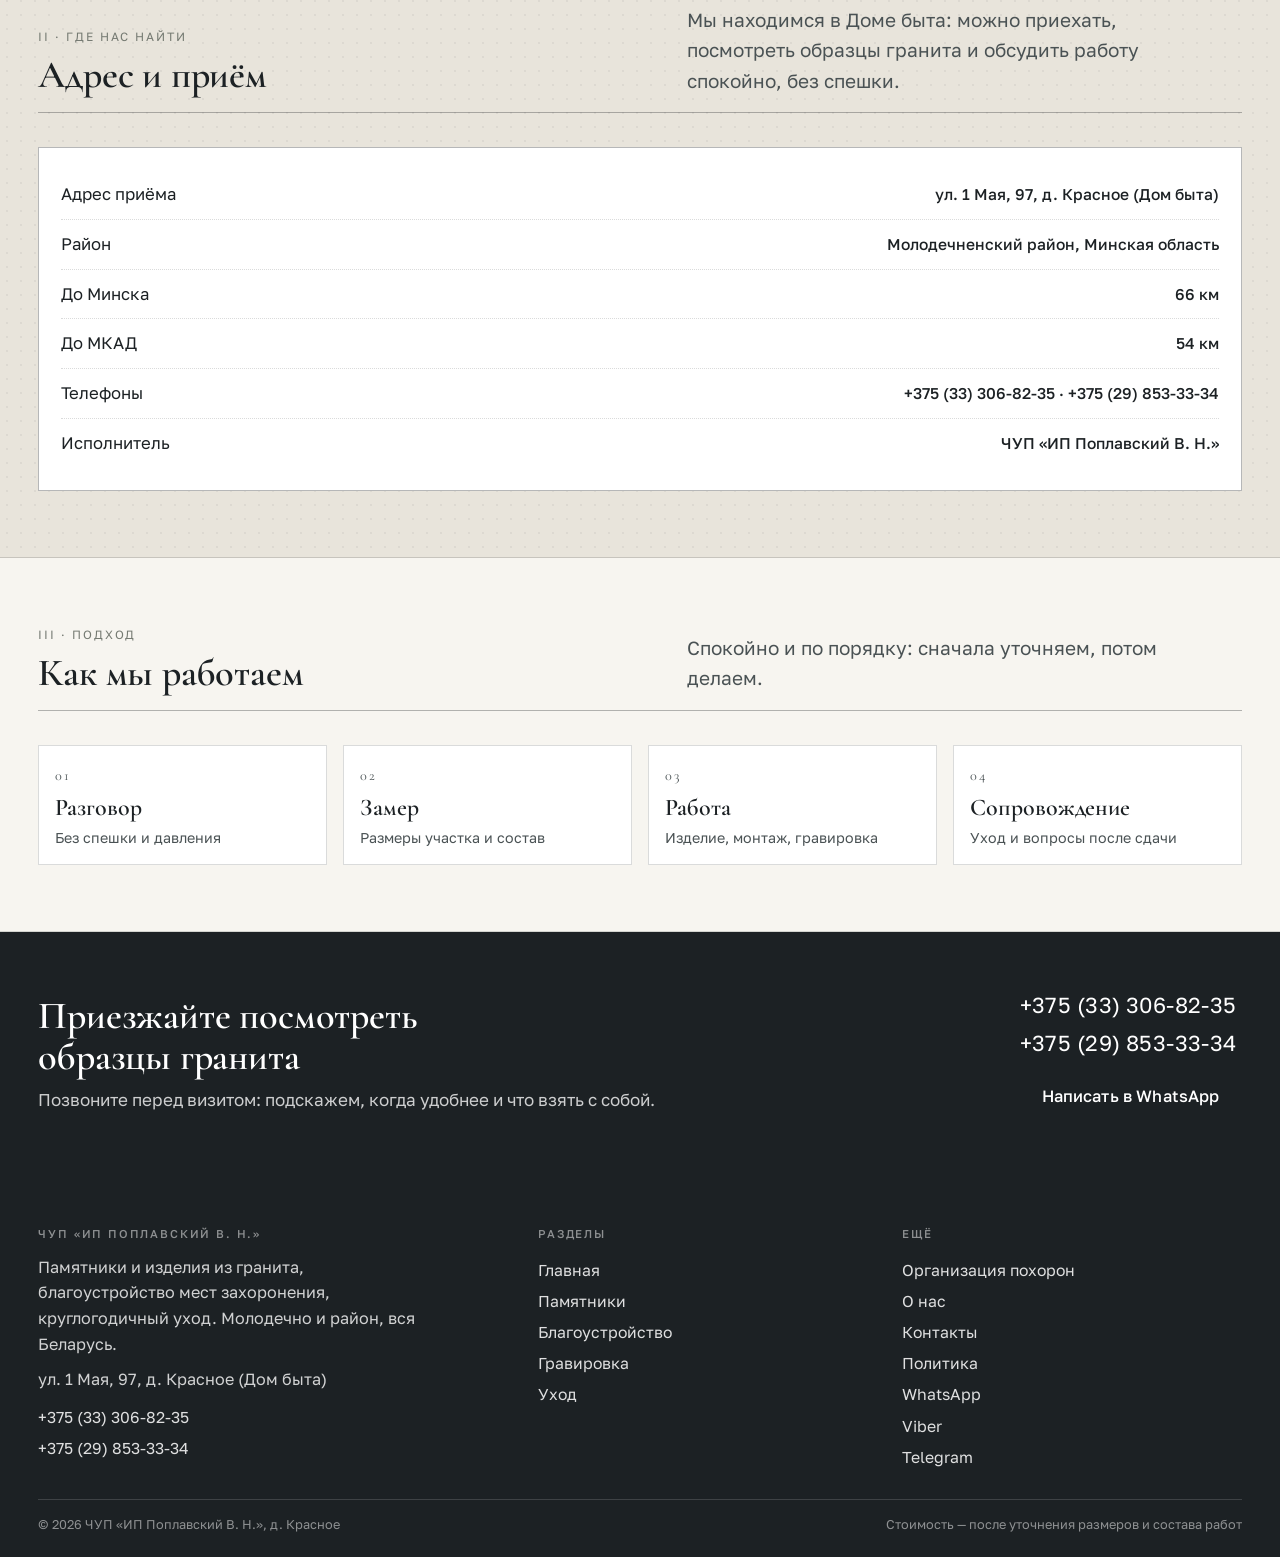
<file: o-nas.html>
<!doctype html><html lang="ru"><head><meta charset="utf-8"><meta name="viewport" content="width=device-width, initial-scale=1"><title>О предприятии — ЧУП «ИП Поплавский В. Н.», Молодечно</title><meta name="description" content="ЧУП «ИП Поплавский В. Н.»: памятники из гранита, благоустройство мест захоронения, гравировка, уход. ул. 1 Мая, 97, д. Красное (Дом быта). +375 (33) 306-82-35"><meta property="og:type" content="website"><meta property="og:title" content="О предприятии — ЧУП «ИП Поплавский В. Н.», Молодечно"><meta property="og:description" content="ЧУП «ИП Поплавский В. Н.»: памятники из гранита, благоустройство мест захоронения, гравировка, уход. ул. 1 Мая, 97, д. Красное (Дом быта). +375 (33) 306-82-35"><meta property="og:image" content="assets/img/hero.jpg"><style>
:root{--paper:#F7F5F0;--stone:#E8E4DB;--ink:#1C2124;--ink2:#4A5254;--muted:#757A72;
--bronze:#7A5C36;--sage:#4C5B4F;--line:rgba(28,33,36,.16);--line2:rgba(28,33,36,.32);
--f-d:"Cormorant Garamond",Georgia,serif;--f-b:"Golos Text",system-ui,sans-serif;--f-m:"Golos Text",system-ui,sans-serif}
*,*::before,*::after{box-sizing:border-box}
html{font-size:19px;-webkit-text-size-adjust:100%;overflow-x:clip}
body{margin:0;background:var(--paper);color:var(--ink);font-family:var(--f-b);line-height:1.6;
-webkit-font-smoothing:antialiased;overflow-x:hidden}
img{max-width:100%;display:block}a{color:inherit;text-decoration:none}
h1,h2,h3,h4,p,ul,ol,dl,figure{margin:0}ul,ol{padding-left:1.1em}
h1,h2,h3{font-family:var(--f-d);font-weight:600;line-height:1.06;letter-spacing:-.005em;overflow-wrap:anywhere}
h1{font-size:clamp(2rem,4.6vw,3.7rem)}
h2{font-size:clamp(1.6rem,3vw,2.55rem)}
h3{font-size:clamp(1.12rem,1.5vw,1.32rem);line-height:1.2}
p{color:var(--ink2)}
em{font-style:normal;color:var(--bronze);text-shadow:0 1px 0 rgba(255,255,255,.55),0 -1px 0 rgba(0,0,0,.1)}
.mono{font-family:var(--f-m);font-size:.63rem;letter-spacing:.16em;text-transform:uppercase;color:var(--muted)}
.wrap{width:100%;max-width:1320px;margin:0 auto;padding-inline:clamp(16px,3vw,40px)}
.tbar{background:var(--ink);color:#EDEAE3;font-size:.67rem}
.tbar__in{display:flex;gap:14px;align-items:center;justify-content:space-between;min-height:38px;flex-wrap:wrap}
.tbar span{opacity:.86}.tbar a{font-size:.72rem;color:#fff;white-space:nowrap;letter-spacing:.02em}
.hdr{background:var(--paper);border-bottom:1px solid var(--line);position:relative;z-index:60}
.hdr__in{display:flex;align-items:center;justify-content:space-between;gap:14px;padding-block:13px}
.logo{display:flex;align-items:center;gap:12px;min-width:0}
.logo i{width:40px;height:40px;flex:none;display:grid;place-items:center;border:1px solid var(--line2);
color:var(--ink);font-family:var(--f-d);font-size:1.05rem;font-style:normal;font-weight:600;background:#fff}
.logo b{font-family:var(--f-d);font-weight:600;font-size:1.28rem;letter-spacing:.01em;white-space:nowrap;display:block}
.logo span{display:block;font-size:.6rem;letter-spacing:.14em;color:var(--muted);text-transform:uppercase;margin-top:1px}
.hdr__right{display:flex;align-items:center;gap:12px}
.tel{font-size:.82rem;font-weight:500;white-space:nowrap;letter-spacing:.01em}
.strip{border-bottom:1px solid var(--line);background:var(--paper);position:relative;z-index:55}
.strip__in{display:flex;gap:1px;overflow-x:auto;scrollbar-width:none}
.strip__in::-webkit-scrollbar{display:none}
.strip__in a{flex:none;padding:13px 12px 11px;font-size:.8rem;font-weight:500;color:var(--ink2);
border-bottom:2px solid transparent;white-space:nowrap}
.strip__in a:hover{color:var(--ink);background:var(--stone)}
.strip__in a[aria-current]{color:var(--bronze);border-bottom-color:var(--bronze)}
.burger{display:none;width:44px;height:40px;border:1px solid var(--line);background:#fff;
align-items:center;justify-content:center;flex-direction:column;gap:4px;cursor:pointer;padding:0}
.burger i{display:block;width:18px;height:1.5px;background:var(--ink)}
.btn{display:inline-flex;align-items:center;gap:8px;min-height:50px;padding:0 21px;
background:var(--ink);color:#fff;font-size:.86rem;font-weight:500;border:1px solid var(--ink);letter-spacing:.01em}
.btn:hover{background:#000}
.btn--line{background:transparent;color:var(--ink);border-color:var(--line2)}
.btn--line:hover{background:var(--stone)}
.btn--bronze{background:var(--bronze);border-color:var(--bronze)}
.btn--bronze:hover{background:#6A4E2C}
.hero{position:relative;overflow:hidden;border-bottom:1px solid var(--line);background:var(--paper)}
.hero__bg{position:absolute;inset:0}
.hero__bg img{width:100%;height:100%;object-fit:cover;object-position:60% 50%}
.hero__bg::after{content:"";position:absolute;inset:0;background:
linear-gradient(96deg,var(--paper) 0%,rgba(247,245,240,.98) 34%,rgba(247,245,240,.7) 54%,rgba(247,245,240,.06) 84%)}
.hero__in{position:relative;z-index:2;padding-block:clamp(34px,5vw,64px);min-height:clamp(520px,70vh,660px);
display:flex;flex-direction:column;justify-content:center}
.hero h1{max-width:20ch;margin-top:16px}
.hero p{max-width:44ch;margin-top:16px}
.kick{display:inline-flex;align-items:center;gap:10px;font-size:.63rem;letter-spacing:.18em;
text-transform:uppercase;color:var(--bronze)}
.kick::before{content:"";width:26px;height:1px;background:currentColor}
.hero__cta{display:flex;gap:10px;flex-wrap:wrap;margin-top:26px}
.hero__figs{display:grid;grid-template-columns:repeat(3,minmax(0,1fr));gap:1px;background:var(--line);
border:1px solid var(--line);margin-top:clamp(20px,3vw,34px);max-width:660px}
.hero__figs>div{background:rgba(247,245,240,.96);padding:13px 15px}
.hero__figs b{display:block;font-family:var(--f-d);font-size:1.18rem;font-weight:600}
.hero__figs span{display:block;font-size:.68rem;color:var(--muted);margin-top:2px;line-height:1.4}
.band{padding-block:clamp(42px,5.2vw,76px);border-bottom:1px solid var(--line)}
.band--stone{background:var(--stone);background-image:radial-gradient(rgba(28,33,36,.055) 1px,transparent 1px);
background-size:14px 14px}
.band--ink{background:var(--ink);color:#fff}
.band--ink h2,.band--ink h3{color:#fff}.band--ink p{color:rgba(255,255,255,.8)}
.band--ink .mono,.band--ink .kick{color:#C9B08A}
</style><link rel="stylesheet" href="assets/css/site.v1.css"><link rel="icon" href="assets/img/favicon.svg" type="image/svg+xml"><link rel="preconnect" href="https://fonts.googleapis.com"><link rel="preconnect" href="https://fonts.gstatic.com" crossorigin><link rel="stylesheet" href="https://fonts.googleapis.com/css2?family=Cormorant+Garamond:wght@500;600;700&family=Golos+Text:wght@400;500;600&display=swap"></head><body><div class="tbar"><div class="wrap tbar__in"><span>Молодечно · ул. 1 Мая, 97, д. Красное (Дом быта)</span><span>Памятники из гранита · благоустройство · уход</span><a href="tel:+375333068235">+375 (33) 306-82-35</a></div></div><header class="hdr"><div class="wrap hdr__in"><a class="logo" href="index.html"><i>П</i><span><b>Поплавский</b><span>гранит и благоустройство · Молодечно</span></span></a><div class="hdr__right"><a class="tel" href="tel:+375333068235">+375 (33) 306-82-35</a><a class="btn" href="kontakty.html#zayavka" style="min-height:42px;padding:0 16px;font-size:.8rem">Связаться</a><button class="burger" id="burger" aria-label="Меню" aria-expanded="false"><i></i><i></i><i></i></button></div></div></header><div class="strip"><div class="wrap"><nav class="strip__in" aria-label="Страницы сайта"><a href="index.html">Главная</a><a href="pamyatniki.html">Памятники</a><a href="blagoustroystvo.html">Благоустройство</a><a href="gravirovka.html">Гравировка</a><a href="uhod.html">Уход</a><a href="organizaciya.html">Организация похорон</a><a href="o-nas.html" aria-current="page">О нас</a><a href="kontakty.html">Контакты</a><a href="politika.html">Политика</a></nav></div></div><main><section class="hero"><div class="hero__bg"><img src="assets/img/polirovka.jpg" alt="Поплавский: памятники из гранита и благоустройство, Молодечно"></div><div class="hero__in"><div class="wrap"><span class="kick">О нас</span><h1>О предприятии</h1><p>Работаем в Молодечно и районе: памятники из гранита, благоустройство и уход за местами захоронения. Офис и приём — в Доме быта в Красном.</p><div class="hero__cta"><a class="btn" href="tel:+375333068235">Позвонить · +375 (33) 306-82-35</a><a class="btn btn--line" href="kontakty.html#zayavka">Записаться на сезон 2027</a></div><div class="hero__figs"><div><b>Молодечно</b><span>и район</span></div><div><b>Вся Беларусь</b><span>по договорённости</span></div><div><b>Сезон 2027</b><span>запись открыта</span></div></div></div></div></section><section class="band "><div class="wrap"><div class="sect__head"><div class="h2w"><span class="mono">I · о предприятии</span><h2>Чем занимаемся</h2></div><div><p></p></div></div><div class="split"><div class="split__txt"><div class="rows"><div class="row"><div class="row__n">I</div><div><h3>Гранит и изделия</h3><p>Памятники, плиты, комплексы, вазы и лампады. Подбор формы и породы под участок.</p></div></div><div class="row"><div class="row__n">II</div><div><h3>Благоустройство</h3><p>Плитка, ограды, цоколи, цветники — все виды работ по участку.</p></div></div><div class="row"><div class="row__n">III</div><div><h3>Гравировка</h3><p>Портрет, текст и орнамент по согласованному макету.</p></div></div><div class="row"><div class="row__n">IV</div><div><h3>Уход</h3><p>Разовые выезды и круглогодичный уход за местом захоронения.</p></div></div></div></div><figure class="figure"><img src="assets/img/hero.jpg" alt="Мастерская: гранитные изделия" style="aspect-ratio:4/3;object-fit:cover"><figcaption>Работа с гранитом</figcaption></figure></div></div></section><section class="band band--stone"><div class="wrap"><div class="sect__head"><div class="h2w"><span class="mono">II · где нас найти</span><h2>Адрес и приём</h2></div><div><p>Мы находимся в Доме быта: можно приехать, посмотреть образцы гранита и обсудить работу спокойно, без спешки.</p></div></div><div class="spec"><div class="spec__row"><span>Адрес приёма</span><b>ул. 1 Мая, 97, д. Красное (Дом быта)</b></div><div class="spec__row"><span>Район</span><b>Молодечненский район, Минская область</b></div><div class="spec__row"><span>До Минска</span><b>66 км</b></div><div class="spec__row"><span>До МКАД</span><b>54 км</b></div><div class="spec__row"><span>Телефоны</span><b>+375 (33) 306-82-35 · +375 (29) 853-33-34</b></div><div class="spec__row"><span>Исполнитель</span><b>ЧУП «ИП Поплавский В. Н.»</b></div></div></div></section><section class="band "><div class="wrap"><div class="sect__head"><div class="h2w"><span class="mono">III · подход</span><h2>Как мы работаем</h2></div><div><p>Спокойно и по порядку: сначала уточняем, потом делаем.</p></div></div><div class="plates"><div class="plate"><span class="plate__n">01</span><b>Разговор</b><span>Без спешки и давления</span></div><div class="plate"><span class="plate__n">02</span><b>Замер</b><span>Размеры участка и состав</span></div><div class="plate"><span class="plate__n">03</span><b>Работа</b><span>Изделие, монтаж, гравировка</span></div><div class="plate"><span class="plate__n">04</span><b>Сопровождение</b><span>Уход и вопросы после сдачи</span></div></div></div></section><section class="cta"><div class="wrap cta__in"><div><h2>Приезжайте посмотреть образцы гранита</h2><p>Позвоните перед визитом: подскажем, когда удобнее и что взять с собой.</p></div><div><a class="cta__tel" href="tel:+375333068235">+375 (33) 306-82-35</a><a class="cta__tel" href="tel:+375298533334" style="margin-top:3px">+375 (29) 853-33-34</a><a class="btn" style="margin-top:10px" href="https://wa.me/375298533334">Написать в WhatsApp</a></div></div></section></main><footer class="foot"><div class="wrap"><div class="foot__in"><div><h4>ЧУП «ИП Поплавский В. Н.»</h4><p style="color:rgba(255,255,255,.8);font-size:.85rem;max-width:38ch">Памятники и изделия из гранита, благоустройство мест захоронения, круглогодичный уход. Молодечно и район, вся Беларусь.</p><p style="color:rgba(255,255,255,.8);font-size:.85rem;margin-top:9px">ул. 1 Мая, 97, д. Красное (Дом быта)</p><p style="margin-top:9px"><a href="tel:+375333068235">+375 (33) 306-82-35</a></p><p><a href="tel:+375298533334">+375 (29) 853-33-34</a></p></div><div><h4>Разделы</h4><a href="index.html">Главная</a><a href="pamyatniki.html">Памятники</a><a href="blagoustroystvo.html">Благоустройство</a><a href="gravirovka.html">Гравировка</a><a href="uhod.html">Уход</a></div><div><h4>Ещё</h4><a href="organizaciya.html">Организация похорон</a><a href="o-nas.html">О нас</a><a href="kontakty.html">Контакты</a><a href="politika.html">Политика</a><a href="https://wa.me/375298533334">WhatsApp</a><a href="viber://chat?number=%2B375298533334">Viber</a><a href="https://t.me/+375298533334">Telegram</a></div></div><div class="foot__low"><span>© 2026 ЧУП «ИП Поплавский В. Н.», д. Красное</span><span>Стоимость — после уточнения размеров и состава работ</span></div></div></footer><div class="fbar"><a href="tel:+375333068235">Позвонить</a><a href="https://wa.me/375298533334">WhatsApp</a><a href="viber://chat?number=%2B375298533334">Viber</a><a href="https://t.me/+375298533334">Telegram</a></div><div class="drawer" id="drawer" aria-hidden="true" role="dialog" aria-label="Меню"><div class="drawer__top"><span class="mono">Разделы</span><button class="drawer__close" id="drawerClose" aria-label="Закрыть">✕</button></div><nav><a href="index.html">Главная</a><a href="pamyatniki.html">Памятники</a><a href="blagoustroystvo.html">Благоустройство</a><a href="gravirovka.html">Гравировка</a><a href="uhod.html">Уход</a><a href="organizaciya.html">Организация похорон</a><a href="o-nas.html" aria-current="page">О нас</a><a href="kontakty.html">Контакты</a><a href="politika.html">Политика</a></nav><div class="drawer__foot"><a class="btn" href="tel:+375333068235">+375 (33) 306-82-35</a><a class="btn btn--line" href="https://wa.me/375298533334">WhatsApp</a></div></div><script src="assets/js/main.v1.js"></script></body></html>
</file>
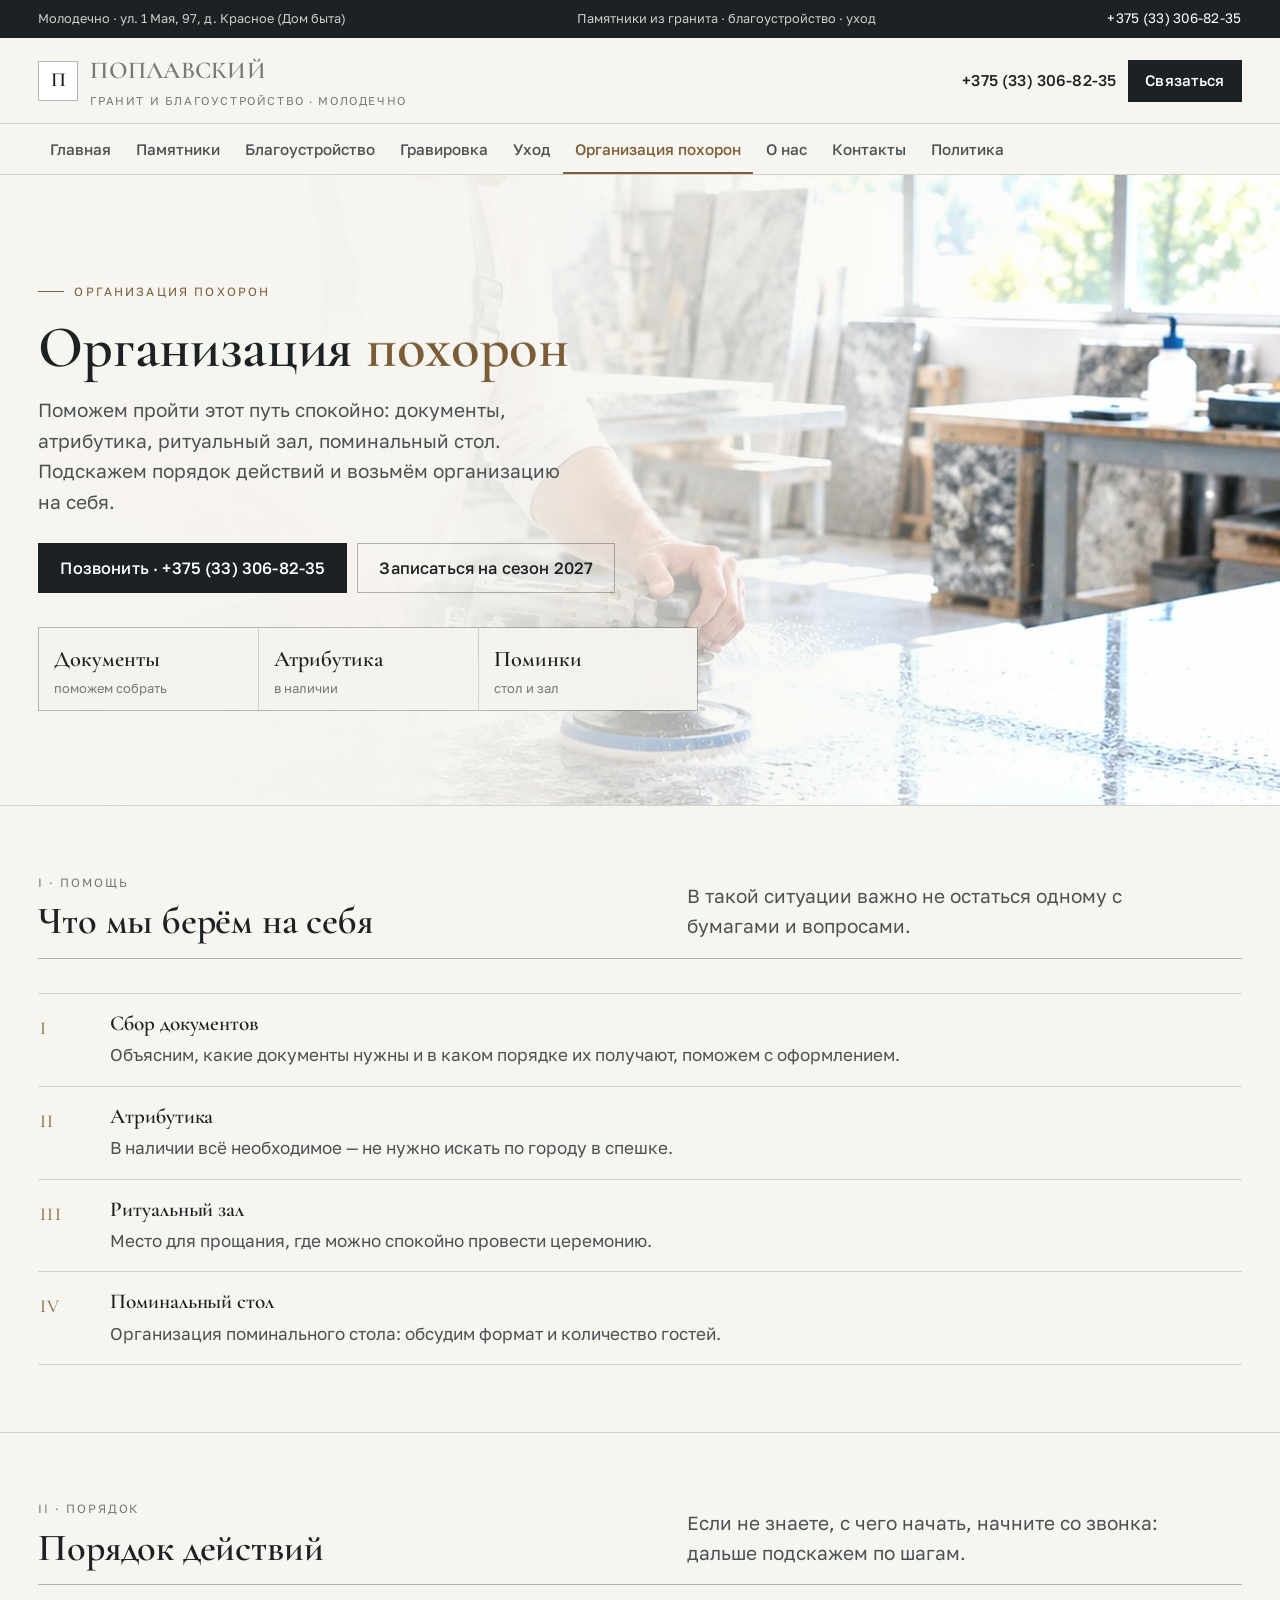
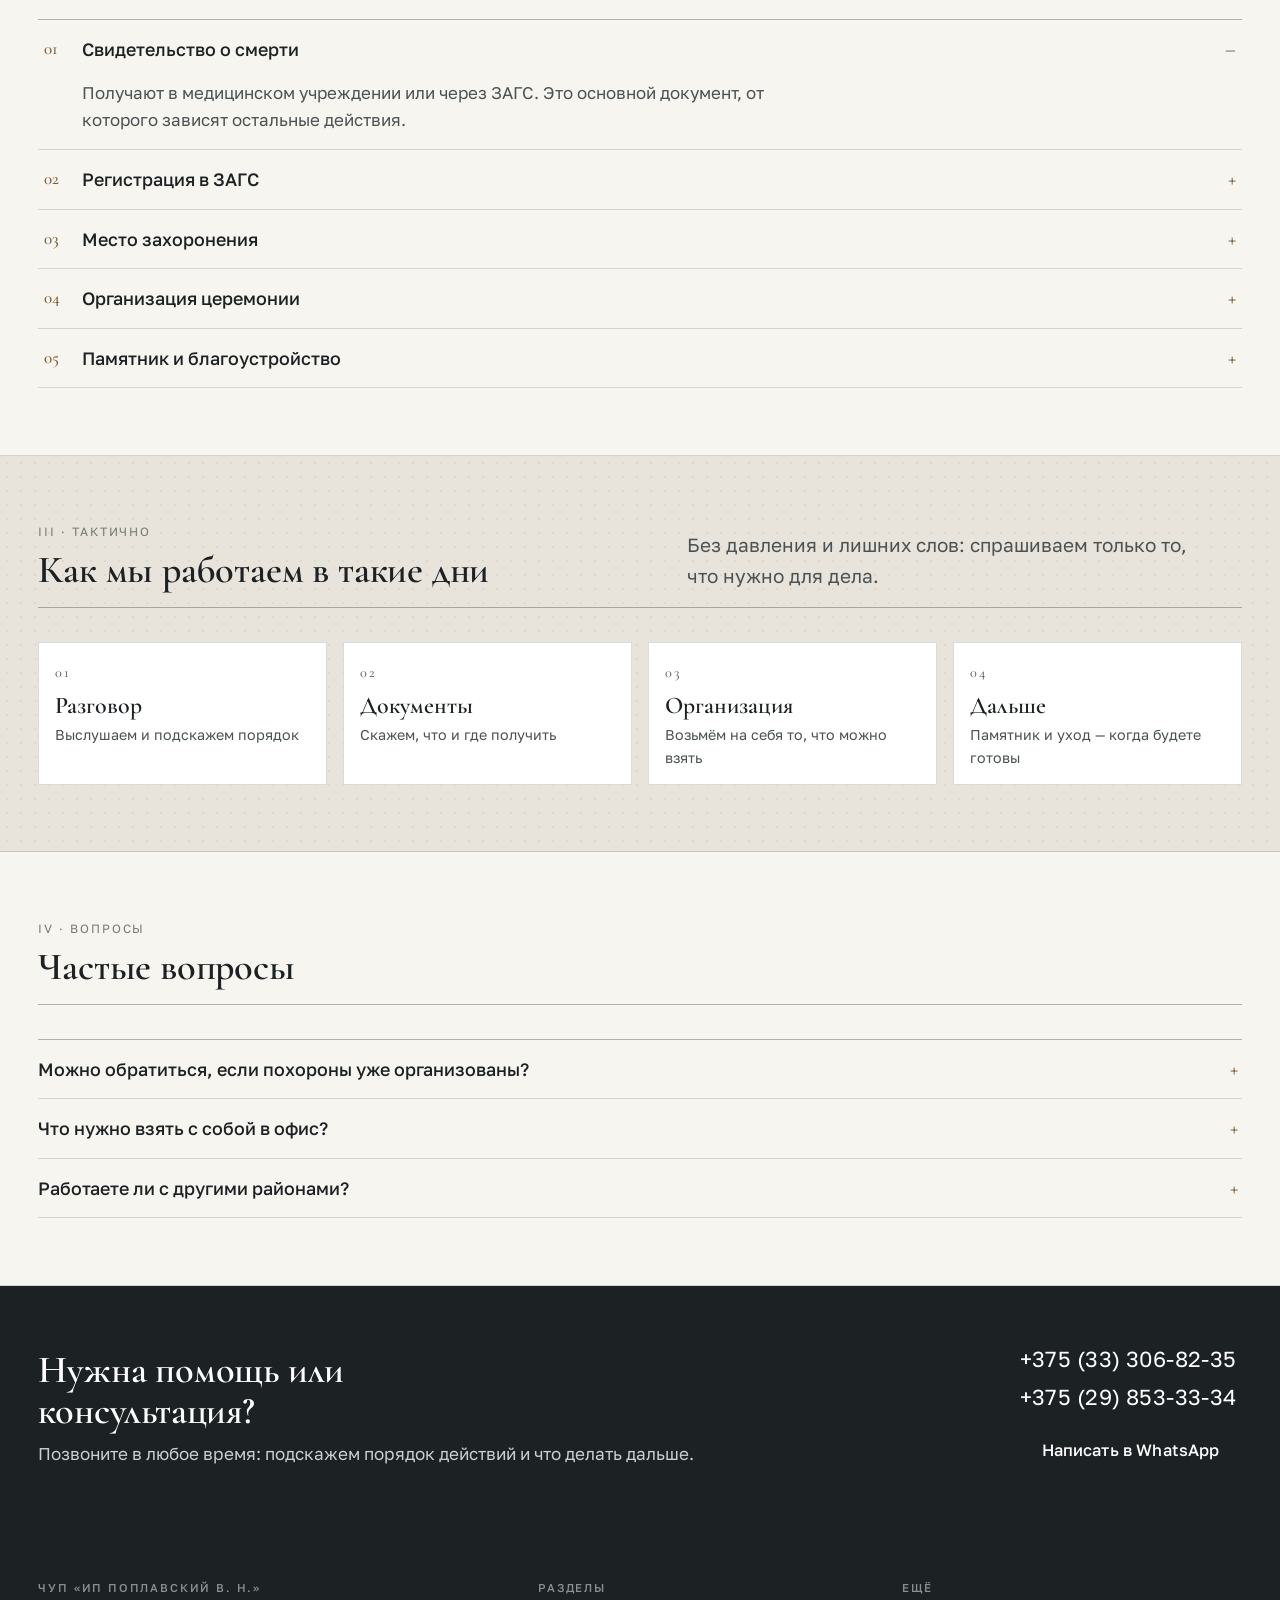
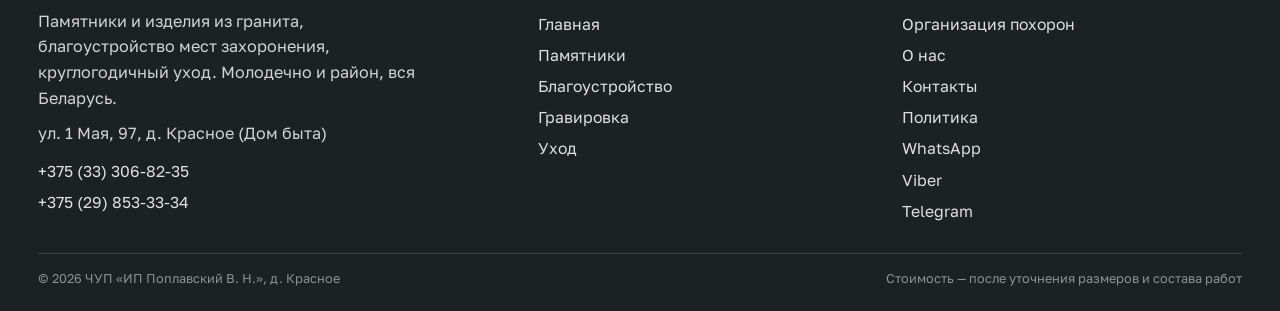
<file: organizaciya.html>
<!doctype html><html lang="ru"><head><meta charset="utf-8"><meta name="viewport" content="width=device-width, initial-scale=1"><title>Организация похорон в Молодечно — документы, атрибутика, зал | Поплавский</title><meta name="description" content="Помощь с документами, ритуальная атрибутика, ритуальный зал и поминальный стол. ул. 1 Мая, 97, д. Красное (Дом быта). +375 (33) 306-82-35"><meta property="og:type" content="website"><meta property="og:title" content="Организация похорон в Молодечно — документы, атрибутика, зал | Поплавский"><meta property="og:description" content="Помощь с документами, ритуальная атрибутика, ритуальный зал и поминальный стол. ул. 1 Мая, 97, д. Красное (Дом быта). +375 (33) 306-82-35"><meta property="og:image" content="assets/img/hero.jpg"><style>
:root{--paper:#F7F5F0;--stone:#E8E4DB;--ink:#1C2124;--ink2:#4A5254;--muted:#757A72;
--bronze:#7A5C36;--sage:#4C5B4F;--line:rgba(28,33,36,.16);--line2:rgba(28,33,36,.32);
--f-d:"Cormorant Garamond",Georgia,serif;--f-b:"Golos Text",system-ui,sans-serif;--f-m:"Golos Text",system-ui,sans-serif}
*,*::before,*::after{box-sizing:border-box}
html{font-size:19px;-webkit-text-size-adjust:100%;overflow-x:clip}
body{margin:0;background:var(--paper);color:var(--ink);font-family:var(--f-b);line-height:1.6;
-webkit-font-smoothing:antialiased;overflow-x:hidden}
img{max-width:100%;display:block}a{color:inherit;text-decoration:none}
h1,h2,h3,h4,p,ul,ol,dl,figure{margin:0}ul,ol{padding-left:1.1em}
h1,h2,h3{font-family:var(--f-d);font-weight:600;line-height:1.06;letter-spacing:-.005em;overflow-wrap:anywhere}
h1{font-size:clamp(2rem,4.6vw,3.7rem)}
h2{font-size:clamp(1.6rem,3vw,2.55rem)}
h3{font-size:clamp(1.12rem,1.5vw,1.32rem);line-height:1.2}
p{color:var(--ink2)}
em{font-style:normal;color:var(--bronze);text-shadow:0 1px 0 rgba(255,255,255,.55),0 -1px 0 rgba(0,0,0,.1)}
.mono{font-family:var(--f-m);font-size:.63rem;letter-spacing:.16em;text-transform:uppercase;color:var(--muted)}
.wrap{width:100%;max-width:1320px;margin:0 auto;padding-inline:clamp(16px,3vw,40px)}
.tbar{background:var(--ink);color:#EDEAE3;font-size:.67rem}
.tbar__in{display:flex;gap:14px;align-items:center;justify-content:space-between;min-height:38px;flex-wrap:wrap}
.tbar span{opacity:.86}.tbar a{font-size:.72rem;color:#fff;white-space:nowrap;letter-spacing:.02em}
.hdr{background:var(--paper);border-bottom:1px solid var(--line);position:relative;z-index:60}
.hdr__in{display:flex;align-items:center;justify-content:space-between;gap:14px;padding-block:13px}
.logo{display:flex;align-items:center;gap:12px;min-width:0}
.logo i{width:40px;height:40px;flex:none;display:grid;place-items:center;border:1px solid var(--line2);
color:var(--ink);font-family:var(--f-d);font-size:1.05rem;font-style:normal;font-weight:600;background:#fff}
.logo b{font-family:var(--f-d);font-weight:600;font-size:1.28rem;letter-spacing:.01em;white-space:nowrap;display:block}
.logo span{display:block;font-size:.6rem;letter-spacing:.14em;color:var(--muted);text-transform:uppercase;margin-top:1px}
.hdr__right{display:flex;align-items:center;gap:12px}
.tel{font-size:.82rem;font-weight:500;white-space:nowrap;letter-spacing:.01em}
.strip{border-bottom:1px solid var(--line);background:var(--paper);position:relative;z-index:55}
.strip__in{display:flex;gap:1px;overflow-x:auto;scrollbar-width:none}
.strip__in::-webkit-scrollbar{display:none}
.strip__in a{flex:none;padding:13px 12px 11px;font-size:.8rem;font-weight:500;color:var(--ink2);
border-bottom:2px solid transparent;white-space:nowrap}
.strip__in a:hover{color:var(--ink);background:var(--stone)}
.strip__in a[aria-current]{color:var(--bronze);border-bottom-color:var(--bronze)}
.burger{display:none;width:44px;height:40px;border:1px solid var(--line);background:#fff;
align-items:center;justify-content:center;flex-direction:column;gap:4px;cursor:pointer;padding:0}
.burger i{display:block;width:18px;height:1.5px;background:var(--ink)}
.btn{display:inline-flex;align-items:center;gap:8px;min-height:50px;padding:0 21px;
background:var(--ink);color:#fff;font-size:.86rem;font-weight:500;border:1px solid var(--ink);letter-spacing:.01em}
.btn:hover{background:#000}
.btn--line{background:transparent;color:var(--ink);border-color:var(--line2)}
.btn--line:hover{background:var(--stone)}
.btn--bronze{background:var(--bronze);border-color:var(--bronze)}
.btn--bronze:hover{background:#6A4E2C}
.hero{position:relative;overflow:hidden;border-bottom:1px solid var(--line);background:var(--paper)}
.hero__bg{position:absolute;inset:0}
.hero__bg img{width:100%;height:100%;object-fit:cover;object-position:60% 50%}
.hero__bg::after{content:"";position:absolute;inset:0;background:
linear-gradient(96deg,var(--paper) 0%,rgba(247,245,240,.98) 34%,rgba(247,245,240,.7) 54%,rgba(247,245,240,.06) 84%)}
.hero__in{position:relative;z-index:2;padding-block:clamp(34px,5vw,64px);min-height:clamp(520px,70vh,660px);
display:flex;flex-direction:column;justify-content:center}
.hero h1{max-width:20ch;margin-top:16px}
.hero p{max-width:44ch;margin-top:16px}
.kick{display:inline-flex;align-items:center;gap:10px;font-size:.63rem;letter-spacing:.18em;
text-transform:uppercase;color:var(--bronze)}
.kick::before{content:"";width:26px;height:1px;background:currentColor}
.hero__cta{display:flex;gap:10px;flex-wrap:wrap;margin-top:26px}
.hero__figs{display:grid;grid-template-columns:repeat(3,minmax(0,1fr));gap:1px;background:var(--line);
border:1px solid var(--line);margin-top:clamp(20px,3vw,34px);max-width:660px}
.hero__figs>div{background:rgba(247,245,240,.96);padding:13px 15px}
.hero__figs b{display:block;font-family:var(--f-d);font-size:1.18rem;font-weight:600}
.hero__figs span{display:block;font-size:.68rem;color:var(--muted);margin-top:2px;line-height:1.4}
.band{padding-block:clamp(42px,5.2vw,76px);border-bottom:1px solid var(--line)}
.band--stone{background:var(--stone);background-image:radial-gradient(rgba(28,33,36,.055) 1px,transparent 1px);
background-size:14px 14px}
.band--ink{background:var(--ink);color:#fff}
.band--ink h2,.band--ink h3{color:#fff}.band--ink p{color:rgba(255,255,255,.8)}
.band--ink .mono,.band--ink .kick{color:#C9B08A}
</style><link rel="stylesheet" href="assets/css/site.v1.css"><link rel="icon" href="assets/img/favicon.svg" type="image/svg+xml"><link rel="preconnect" href="https://fonts.googleapis.com"><link rel="preconnect" href="https://fonts.gstatic.com" crossorigin><link rel="stylesheet" href="https://fonts.googleapis.com/css2?family=Cormorant+Garamond:wght@500;600;700&family=Golos+Text:wght@400;500;600&display=swap"></head><body><div class="tbar"><div class="wrap tbar__in"><span>Молодечно · ул. 1 Мая, 97, д. Красное (Дом быта)</span><span>Памятники из гранита · благоустройство · уход</span><a href="tel:+375333068235">+375 (33) 306-82-35</a></div></div><header class="hdr"><div class="wrap hdr__in"><a class="logo" href="index.html"><i>П</i><span><b>Поплавский</b><span>гранит и благоустройство · Молодечно</span></span></a><div class="hdr__right"><a class="tel" href="tel:+375333068235">+375 (33) 306-82-35</a><a class="btn" href="kontakty.html#zayavka" style="min-height:42px;padding:0 16px;font-size:.8rem">Связаться</a><button class="burger" id="burger" aria-label="Меню" aria-expanded="false"><i></i><i></i><i></i></button></div></div></header><div class="strip"><div class="wrap"><nav class="strip__in" aria-label="Страницы сайта"><a href="index.html">Главная</a><a href="pamyatniki.html">Памятники</a><a href="blagoustroystvo.html">Благоустройство</a><a href="gravirovka.html">Гравировка</a><a href="uhod.html">Уход</a><a href="organizaciya.html" aria-current="page">Организация похорон</a><a href="o-nas.html">О нас</a><a href="kontakty.html">Контакты</a><a href="politika.html">Политика</a></nav></div></div><main><section class="hero"><div class="hero__bg"><img src="assets/img/polirovka.jpg" alt="Поплавский: памятники из гранита и благоустройство, Молодечно"></div><div class="hero__in"><div class="wrap"><span class="kick">Организация похорон</span><h1>Организация <em>похорон</em></h1><p>Поможем пройти этот путь спокойно: документы, атрибутика, ритуальный зал, поминальный стол. Подскажем порядок действий и возьмём организацию на себя.</p><div class="hero__cta"><a class="btn" href="tel:+375333068235">Позвонить · +375 (33) 306-82-35</a><a class="btn btn--line" href="kontakty.html#zayavka">Записаться на сезон 2027</a></div><div class="hero__figs"><div><b>Документы</b><span>поможем собрать</span></div><div><b>Атрибутика</b><span>в наличии</span></div><div><b>Поминки</b><span>стол и зал</span></div></div></div></div></section><section class="band "><div class="wrap"><div class="sect__head"><div class="h2w"><span class="mono">I · помощь</span><h2>Что мы берём на себя</h2></div><div><p>В такой ситуации важно не остаться одному с бумагами и вопросами.</p></div></div><div class="rows"><div class="row"><div class="row__n">I</div><div><h3>Сбор документов</h3><p>Объясним, какие документы нужны и в каком порядке их получают, поможем с оформлением.</p></div></div><div class="row"><div class="row__n">II</div><div><h3>Атрибутика</h3><p>В наличии всё необходимое — не нужно искать по городу в спешке.</p></div></div><div class="row"><div class="row__n">III</div><div><h3>Ритуальный зал</h3><p>Место для прощания, где можно спокойно провести церемонию.</p></div></div><div class="row"><div class="row__n">IV</div><div><h3>Поминальный стол</h3><p>Организация поминального стола: обсудим формат и количество гостей.</p></div></div></div></div></section><section class="band "><div class="wrap"><div class="sect__head"><div class="h2w"><span class="mono">II · порядок</span><h2>Порядок действий</h2></div><div><p>Если не знаете, с чего начать, начните со звонка: дальше подскажем по шагам.</p></div></div><div class="steps"><details open><summary>Свидетельство о смерти</summary><p>Получают в медицинском учреждении или через ЗАГС. Это основной документ, от которого зависят остальные действия.</p></details><details><summary>Регистрация в ЗАГС</summary><p>На основании свидетельства оформляется государственная регистрация смерти и выдаётся свидетельство о смерти — оно потребуется для дальнейших шагов.</p></details><details><summary>Место захоронения</summary><p>Вопрос решается с местной службой: участок выделяется на кладбище или используется родственное захоронение. Подскажем, куда обращаться в вашем случае.</p></details><details><summary>Организация церемонии</summary><p>Определяемся с датой и временем, транспортом, залом для прощания и поминальным столом. Всё это можно сделать одним разговором.</p></details><details><summary>Памятник и благоустройство</summary><p>Это следующий этап: обычно памятник устанавливают позже, когда участок осядет. Можно записаться заранее, чтобы не возвращаться к вопросу.</p></details></div></div></section><section class="band band--stone"><div class="wrap"><div class="sect__head"><div class="h2w"><span class="mono">III · тактично</span><h2>Как мы работаем в такие дни</h2></div><div><p>Без давления и лишних слов: спрашиваем только то, что нужно для дела.</p></div></div><div class="plates"><div class="plate"><span class="plate__n">01</span><b>Разговор</b><span>Выслушаем и подскажем порядок</span></div><div class="plate"><span class="plate__n">02</span><b>Документы</b><span>Скажем, что и где получить</span></div><div class="plate"><span class="plate__n">03</span><b>Организация</b><span>Возьмём на себя то, что можно взять</span></div><div class="plate"><span class="plate__n">04</span><b>Дальше</b><span>Памятник и уход — когда будете готовы</span></div></div></div></section><section class="band "><div class="wrap"><div class="sect__head"><div class="h2w"><span class="mono">IV · вопросы</span><h2>Частые вопросы</h2></div><div><p></p></div></div><div class="faq"><details><summary>Можно обратиться, если похороны уже организованы?</summary><p>Да. Поможем с памятником, благоустройством и уходом — это можно сделать и позже.</p></details><details><summary>Что нужно взять с собой в офис?</summary><p>Документы, которые уже есть на руках. Остальное подскажем по телефону.</p></details><details><summary>Работаете ли с другими районами?</summary><p>Основное направление — Молодечно и район, по остальным вопросам уточняйте по телефону.</p></details></div></div></section><section class="cta"><div class="wrap cta__in"><div><h2>Нужна помощь или консультация?</h2><p>Позвоните в любое время: подскажем порядок действий и что делать дальше.</p></div><div><a class="cta__tel" href="tel:+375333068235">+375 (33) 306-82-35</a><a class="cta__tel" href="tel:+375298533334" style="margin-top:3px">+375 (29) 853-33-34</a><a class="btn" style="margin-top:10px" href="https://wa.me/375298533334">Написать в WhatsApp</a></div></div></section></main><footer class="foot"><div class="wrap"><div class="foot__in"><div><h4>ЧУП «ИП Поплавский В. Н.»</h4><p style="color:rgba(255,255,255,.8);font-size:.85rem;max-width:38ch">Памятники и изделия из гранита, благоустройство мест захоронения, круглогодичный уход. Молодечно и район, вся Беларусь.</p><p style="color:rgba(255,255,255,.8);font-size:.85rem;margin-top:9px">ул. 1 Мая, 97, д. Красное (Дом быта)</p><p style="margin-top:9px"><a href="tel:+375333068235">+375 (33) 306-82-35</a></p><p><a href="tel:+375298533334">+375 (29) 853-33-34</a></p></div><div><h4>Разделы</h4><a href="index.html">Главная</a><a href="pamyatniki.html">Памятники</a><a href="blagoustroystvo.html">Благоустройство</a><a href="gravirovka.html">Гравировка</a><a href="uhod.html">Уход</a></div><div><h4>Ещё</h4><a href="organizaciya.html">Организация похорон</a><a href="o-nas.html">О нас</a><a href="kontakty.html">Контакты</a><a href="politika.html">Политика</a><a href="https://wa.me/375298533334">WhatsApp</a><a href="viber://chat?number=%2B375298533334">Viber</a><a href="https://t.me/+375298533334">Telegram</a></div></div><div class="foot__low"><span>© 2026 ЧУП «ИП Поплавский В. Н.», д. Красное</span><span>Стоимость — после уточнения размеров и состава работ</span></div></div></footer><div class="fbar"><a href="tel:+375333068235">Позвонить</a><a href="https://wa.me/375298533334">WhatsApp</a><a href="viber://chat?number=%2B375298533334">Viber</a><a href="https://t.me/+375298533334">Telegram</a></div><div class="drawer" id="drawer" aria-hidden="true" role="dialog" aria-label="Меню"><div class="drawer__top"><span class="mono">Разделы</span><button class="drawer__close" id="drawerClose" aria-label="Закрыть">✕</button></div><nav><a href="index.html">Главная</a><a href="pamyatniki.html">Памятники</a><a href="blagoustroystvo.html">Благоустройство</a><a href="gravirovka.html">Гравировка</a><a href="uhod.html">Уход</a><a href="organizaciya.html" aria-current="page">Организация похорон</a><a href="o-nas.html">О нас</a><a href="kontakty.html">Контакты</a><a href="politika.html">Политика</a></nav><div class="drawer__foot"><a class="btn" href="tel:+375333068235">+375 (33) 306-82-35</a><a class="btn btn--line" href="https://wa.me/375298533334">WhatsApp</a></div></div><script src="assets/js/main.v1.js"></script></body></html>
</file>
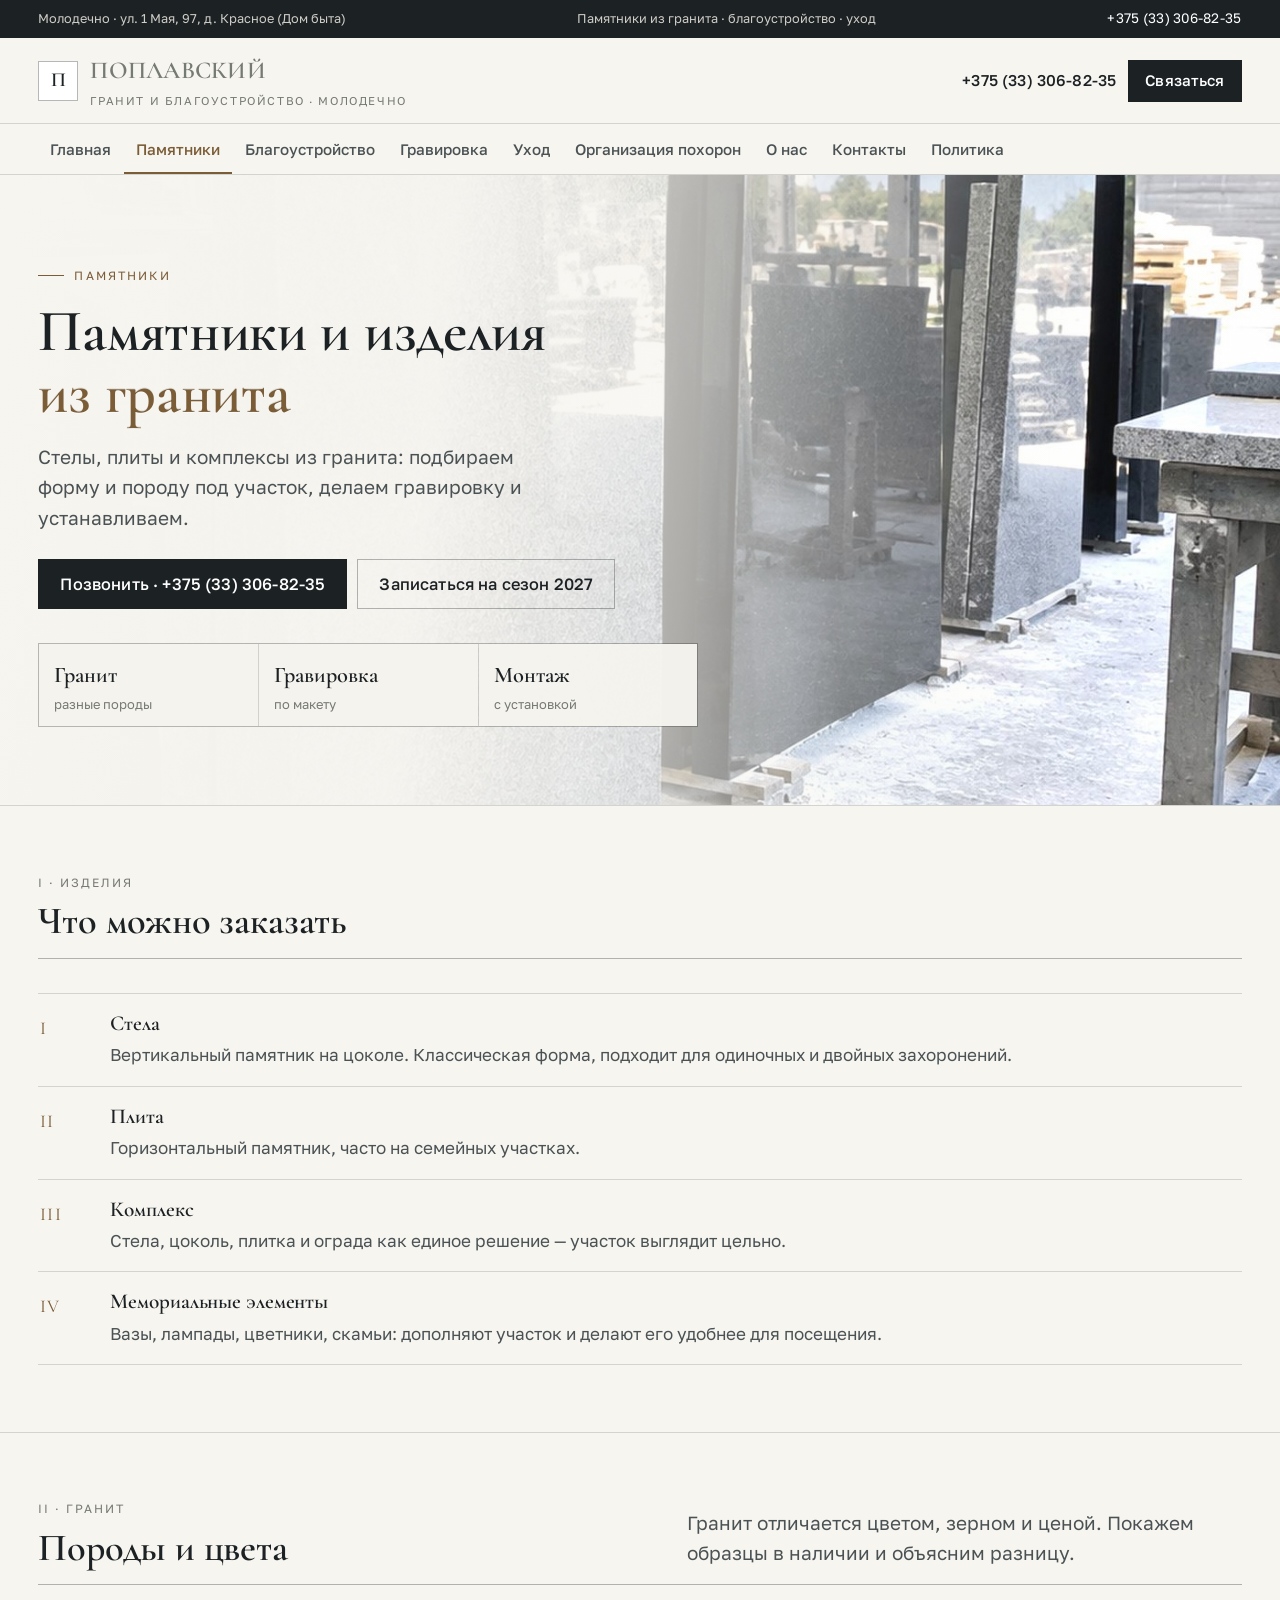
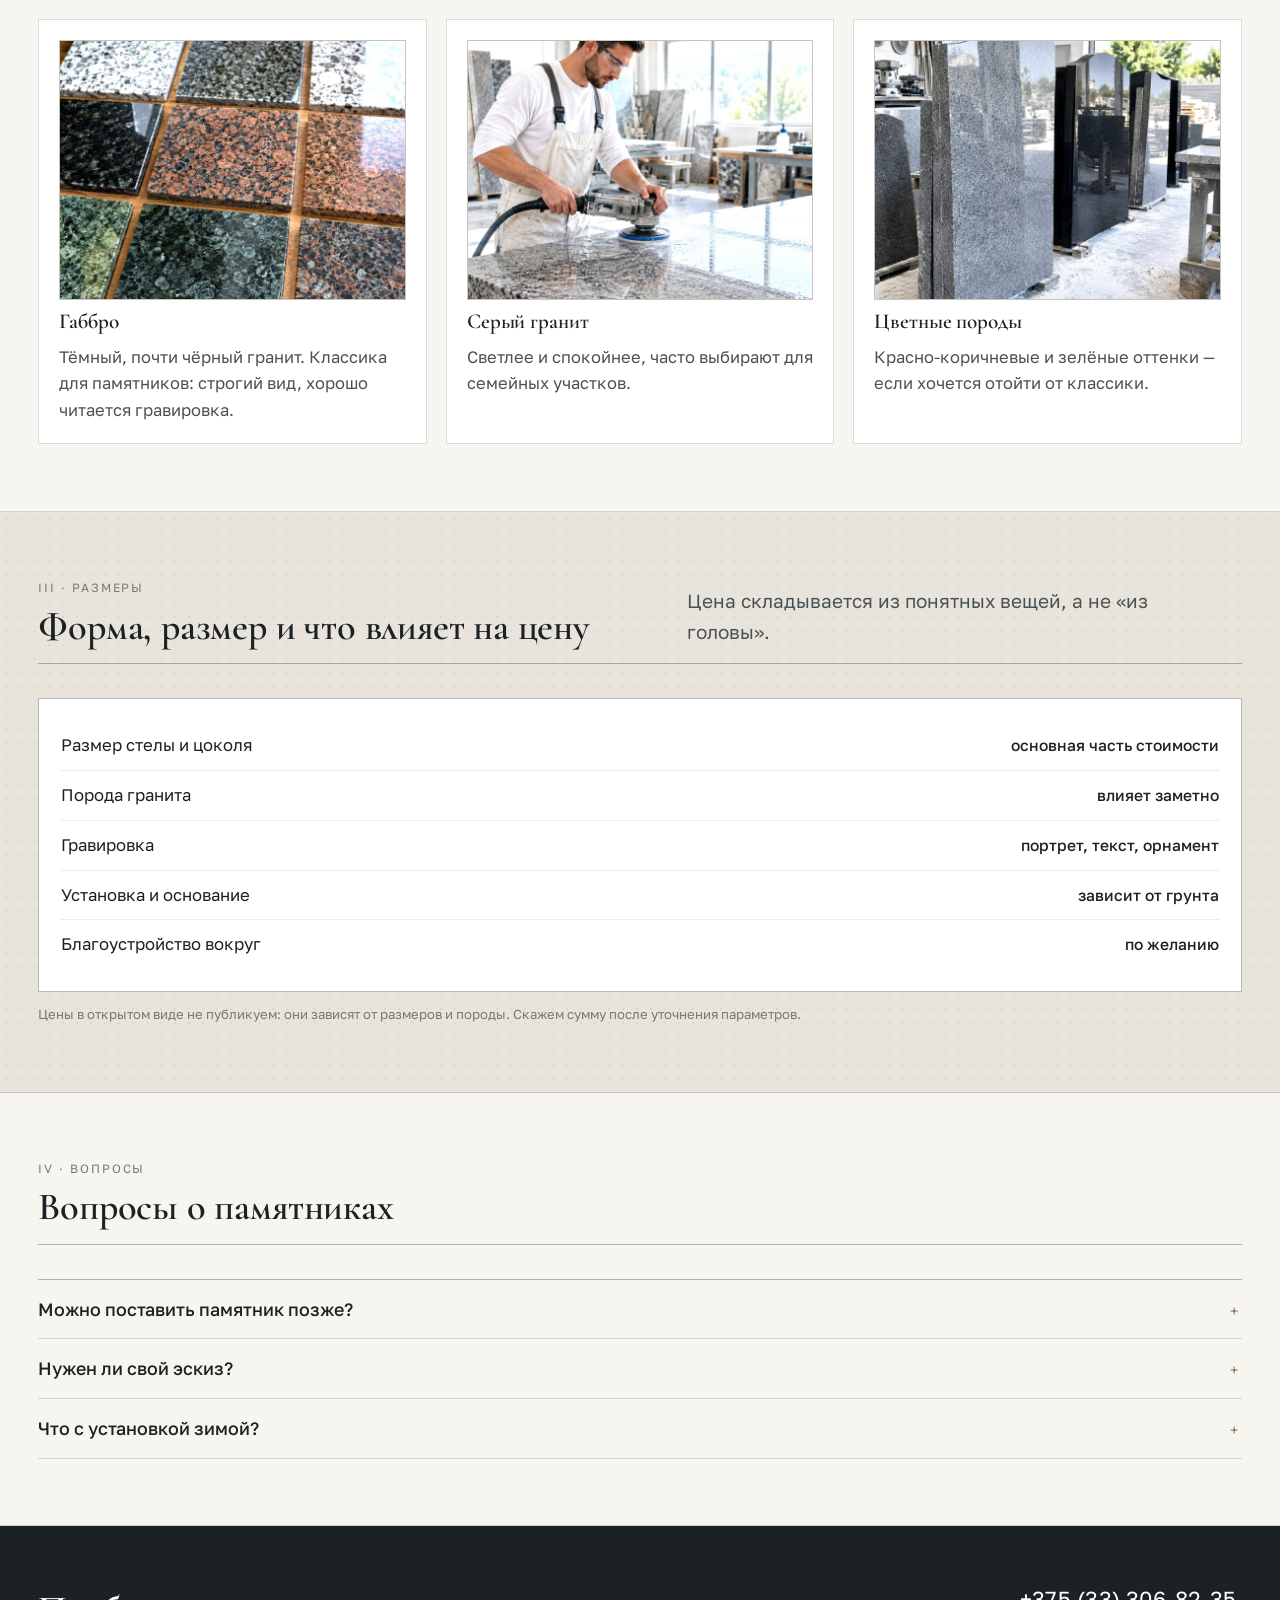
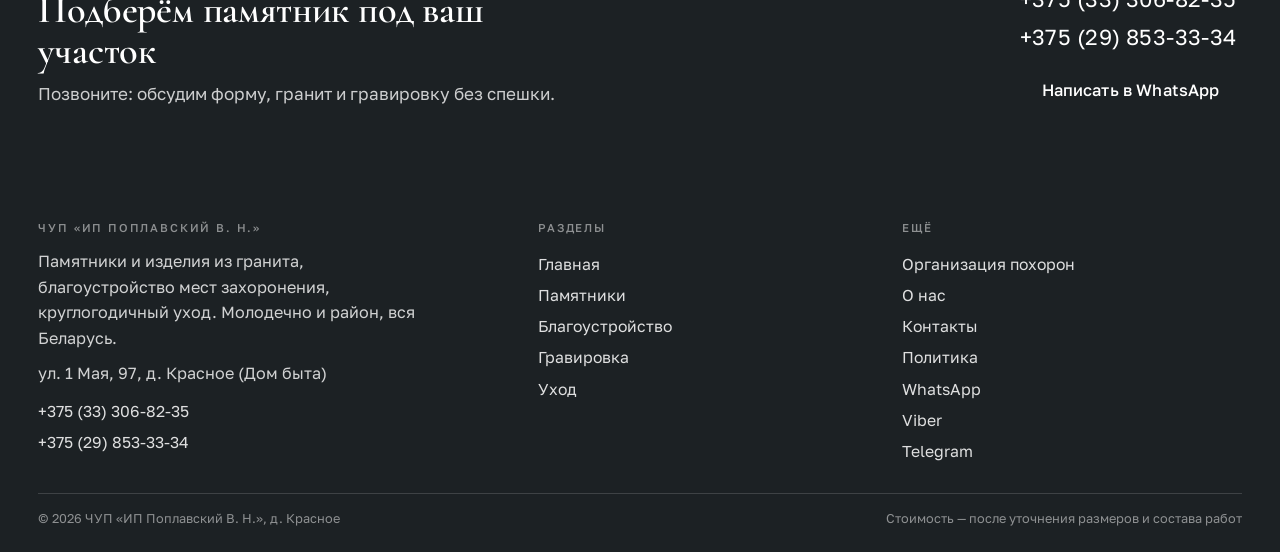
<file: pamyatniki.html>
<!doctype html><html lang="ru"><head><meta charset="utf-8"><meta name="viewport" content="width=device-width, initial-scale=1"><title>Памятники из гранита в Молодечно — стелы, плиты, комплексы | Поплавский</title><meta name="description" content="Памятники из гранита: стелы, плиты, комплексы, породы и цвета, гравировка, установка. Молодечно и район, вся Беларусь."><meta property="og:type" content="website"><meta property="og:title" content="Памятники из гранита в Молодечно — стелы, плиты, комплексы | Поплавский"><meta property="og:description" content="Памятники из гранита: стелы, плиты, комплексы, породы и цвета, гравировка, установка. Молодечно и район, вся Беларусь."><meta property="og:image" content="assets/img/hero.jpg"><style>
:root{--paper:#F7F5F0;--stone:#E8E4DB;--ink:#1C2124;--ink2:#4A5254;--muted:#757A72;
--bronze:#7A5C36;--sage:#4C5B4F;--line:rgba(28,33,36,.16);--line2:rgba(28,33,36,.32);
--f-d:"Cormorant Garamond",Georgia,serif;--f-b:"Golos Text",system-ui,sans-serif;--f-m:"Golos Text",system-ui,sans-serif}
*,*::before,*::after{box-sizing:border-box}
html{font-size:19px;-webkit-text-size-adjust:100%;overflow-x:clip}
body{margin:0;background:var(--paper);color:var(--ink);font-family:var(--f-b);line-height:1.6;
-webkit-font-smoothing:antialiased;overflow-x:hidden}
img{max-width:100%;display:block}a{color:inherit;text-decoration:none}
h1,h2,h3,h4,p,ul,ol,dl,figure{margin:0}ul,ol{padding-left:1.1em}
h1,h2,h3{font-family:var(--f-d);font-weight:600;line-height:1.06;letter-spacing:-.005em;overflow-wrap:anywhere}
h1{font-size:clamp(2rem,4.6vw,3.7rem)}
h2{font-size:clamp(1.6rem,3vw,2.55rem)}
h3{font-size:clamp(1.12rem,1.5vw,1.32rem);line-height:1.2}
p{color:var(--ink2)}
em{font-style:normal;color:var(--bronze);text-shadow:0 1px 0 rgba(255,255,255,.55),0 -1px 0 rgba(0,0,0,.1)}
.mono{font-family:var(--f-m);font-size:.63rem;letter-spacing:.16em;text-transform:uppercase;color:var(--muted)}
.wrap{width:100%;max-width:1320px;margin:0 auto;padding-inline:clamp(16px,3vw,40px)}
.tbar{background:var(--ink);color:#EDEAE3;font-size:.67rem}
.tbar__in{display:flex;gap:14px;align-items:center;justify-content:space-between;min-height:38px;flex-wrap:wrap}
.tbar span{opacity:.86}.tbar a{font-size:.72rem;color:#fff;white-space:nowrap;letter-spacing:.02em}
.hdr{background:var(--paper);border-bottom:1px solid var(--line);position:relative;z-index:60}
.hdr__in{display:flex;align-items:center;justify-content:space-between;gap:14px;padding-block:13px}
.logo{display:flex;align-items:center;gap:12px;min-width:0}
.logo i{width:40px;height:40px;flex:none;display:grid;place-items:center;border:1px solid var(--line2);
color:var(--ink);font-family:var(--f-d);font-size:1.05rem;font-style:normal;font-weight:600;background:#fff}
.logo b{font-family:var(--f-d);font-weight:600;font-size:1.28rem;letter-spacing:.01em;white-space:nowrap;display:block}
.logo span{display:block;font-size:.6rem;letter-spacing:.14em;color:var(--muted);text-transform:uppercase;margin-top:1px}
.hdr__right{display:flex;align-items:center;gap:12px}
.tel{font-size:.82rem;font-weight:500;white-space:nowrap;letter-spacing:.01em}
.strip{border-bottom:1px solid var(--line);background:var(--paper);position:relative;z-index:55}
.strip__in{display:flex;gap:1px;overflow-x:auto;scrollbar-width:none}
.strip__in::-webkit-scrollbar{display:none}
.strip__in a{flex:none;padding:13px 12px 11px;font-size:.8rem;font-weight:500;color:var(--ink2);
border-bottom:2px solid transparent;white-space:nowrap}
.strip__in a:hover{color:var(--ink);background:var(--stone)}
.strip__in a[aria-current]{color:var(--bronze);border-bottom-color:var(--bronze)}
.burger{display:none;width:44px;height:40px;border:1px solid var(--line);background:#fff;
align-items:center;justify-content:center;flex-direction:column;gap:4px;cursor:pointer;padding:0}
.burger i{display:block;width:18px;height:1.5px;background:var(--ink)}
.btn{display:inline-flex;align-items:center;gap:8px;min-height:50px;padding:0 21px;
background:var(--ink);color:#fff;font-size:.86rem;font-weight:500;border:1px solid var(--ink);letter-spacing:.01em}
.btn:hover{background:#000}
.btn--line{background:transparent;color:var(--ink);border-color:var(--line2)}
.btn--line:hover{background:var(--stone)}
.btn--bronze{background:var(--bronze);border-color:var(--bronze)}
.btn--bronze:hover{background:#6A4E2C}
.hero{position:relative;overflow:hidden;border-bottom:1px solid var(--line);background:var(--paper)}
.hero__bg{position:absolute;inset:0}
.hero__bg img{width:100%;height:100%;object-fit:cover;object-position:60% 50%}
.hero__bg::after{content:"";position:absolute;inset:0;background:
linear-gradient(96deg,var(--paper) 0%,rgba(247,245,240,.98) 34%,rgba(247,245,240,.7) 54%,rgba(247,245,240,.06) 84%)}
.hero__in{position:relative;z-index:2;padding-block:clamp(34px,5vw,64px);min-height:clamp(520px,70vh,660px);
display:flex;flex-direction:column;justify-content:center}
.hero h1{max-width:20ch;margin-top:16px}
.hero p{max-width:44ch;margin-top:16px}
.kick{display:inline-flex;align-items:center;gap:10px;font-size:.63rem;letter-spacing:.18em;
text-transform:uppercase;color:var(--bronze)}
.kick::before{content:"";width:26px;height:1px;background:currentColor}
.hero__cta{display:flex;gap:10px;flex-wrap:wrap;margin-top:26px}
.hero__figs{display:grid;grid-template-columns:repeat(3,minmax(0,1fr));gap:1px;background:var(--line);
border:1px solid var(--line);margin-top:clamp(20px,3vw,34px);max-width:660px}
.hero__figs>div{background:rgba(247,245,240,.96);padding:13px 15px}
.hero__figs b{display:block;font-family:var(--f-d);font-size:1.18rem;font-weight:600}
.hero__figs span{display:block;font-size:.68rem;color:var(--muted);margin-top:2px;line-height:1.4}
.band{padding-block:clamp(42px,5.2vw,76px);border-bottom:1px solid var(--line)}
.band--stone{background:var(--stone);background-image:radial-gradient(rgba(28,33,36,.055) 1px,transparent 1px);
background-size:14px 14px}
.band--ink{background:var(--ink);color:#fff}
.band--ink h2,.band--ink h3{color:#fff}.band--ink p{color:rgba(255,255,255,.8)}
.band--ink .mono,.band--ink .kick{color:#C9B08A}
</style><link rel="stylesheet" href="assets/css/site.v1.css"><link rel="icon" href="assets/img/favicon.svg" type="image/svg+xml"><link rel="preconnect" href="https://fonts.googleapis.com"><link rel="preconnect" href="https://fonts.gstatic.com" crossorigin><link rel="stylesheet" href="https://fonts.googleapis.com/css2?family=Cormorant+Garamond:wght@500;600;700&family=Golos+Text:wght@400;500;600&display=swap"></head><body><div class="tbar"><div class="wrap tbar__in"><span>Молодечно · ул. 1 Мая, 97, д. Красное (Дом быта)</span><span>Памятники из гранита · благоустройство · уход</span><a href="tel:+375333068235">+375 (33) 306-82-35</a></div></div><header class="hdr"><div class="wrap hdr__in"><a class="logo" href="index.html"><i>П</i><span><b>Поплавский</b><span>гранит и благоустройство · Молодечно</span></span></a><div class="hdr__right"><a class="tel" href="tel:+375333068235">+375 (33) 306-82-35</a><a class="btn" href="kontakty.html#zayavka" style="min-height:42px;padding:0 16px;font-size:.8rem">Связаться</a><button class="burger" id="burger" aria-label="Меню" aria-expanded="false"><i></i><i></i><i></i></button></div></div></header><div class="strip"><div class="wrap"><nav class="strip__in" aria-label="Страницы сайта"><a href="index.html">Главная</a><a href="pamyatniki.html" aria-current="page">Памятники</a><a href="blagoustroystvo.html">Благоустройство</a><a href="gravirovka.html">Гравировка</a><a href="uhod.html">Уход</a><a href="organizaciya.html">Организация похорон</a><a href="o-nas.html">О нас</a><a href="kontakty.html">Контакты</a><a href="politika.html">Политика</a></nav></div></div><main><section class="hero"><div class="hero__bg"><img src="assets/img/hero.jpg" alt="Поплавский: памятники из гранита и благоустройство, Молодечно"></div><div class="hero__in"><div class="wrap"><span class="kick">Памятники</span><h1>Памятники и изделия <em>из гранита</em></h1><p>Стелы, плиты и комплексы из гранита: подбираем форму и породу под участок, делаем гравировку и устанавливаем.</p><div class="hero__cta"><a class="btn" href="tel:+375333068235">Позвонить · +375 (33) 306-82-35</a><a class="btn btn--line" href="kontakty.html#zayavka">Записаться на сезон 2027</a></div><div class="hero__figs"><div><b>Гранит</b><span>разные породы</span></div><div><b>Гравировка</b><span>по макету</span></div><div><b>Монтаж</b><span>с установкой</span></div></div></div></div></section><section class="band "><div class="wrap"><div class="sect__head"><div class="h2w"><span class="mono">I · изделия</span><h2>Что можно заказать</h2></div><div><p></p></div></div><div class="rows"><div class="row"><div class="row__n">I</div><div><h3>Стела</h3><p>Вертикальный памятник на цоколе. Классическая форма, подходит для одиночных и двойных захоронений.</p></div></div><div class="row"><div class="row__n">II</div><div><h3>Плита</h3><p>Горизонтальный памятник, часто на семейных участках.</p></div></div><div class="row"><div class="row__n">III</div><div><h3>Комплекс</h3><p>Стела, цоколь, плитка и ограда как единое решение — участок выглядит цельно.</p></div></div><div class="row"><div class="row__n">IV</div><div><h3>Мемориальные элементы</h3><p>Вазы, лампады, цветники, скамьи: дополняют участок и делают его удобнее для посещения.</p></div></div></div></div></section><section class="band "><div class="wrap"><div class="sect__head"><div class="h2w"><span class="mono">II · гранит</span><h2>Породы и цвета</h2></div><div><p>Гранит отличается цветом, зерном и ценой. Покажем образцы в наличии и объясним разницу.</p></div></div><div class="cards"><div class="card"><div class="im"><img src="assets/img/obrazcy.jpg" alt="Габбро"></div><h3>Габбро</h3><p>Тёмный, почти чёрный гранит. Классика для памятников: строгий вид, хорошо читается гравировка.</p></div><div class="card"><div class="im"><img src="assets/img/polirovka.jpg" alt="Серый гранит"></div><h3>Серый гранит</h3><p>Светлее и спокойнее, часто выбирают для семейных участков.</p></div><div class="card"><div class="im"><img src="assets/img/hero.jpg" alt="Цветные породы"></div><h3>Цветные породы</h3><p>Красно-коричневые и зелёные оттенки — если хочется отойти от классики.</p></div></div></div></section><section class="band band--stone"><div class="wrap"><div class="sect__head"><div class="h2w"><span class="mono">III · размеры</span><h2>Форма, размер и что влияет на цену</h2></div><div><p>Цена складывается из понятных вещей, а не «из головы».</p></div></div><div class="spec"><div class="spec__row"><span>Размер стелы и цоколя</span><b>основная часть стоимости</b></div><div class="spec__row"><span>Порода гранита</span><b>влияет заметно</b></div><div class="spec__row"><span>Гравировка</span><b>портрет, текст, орнамент</b></div><div class="spec__row"><span>Установка и основание</span><b>зависит от грунта</b></div><div class="spec__row"><span>Благоустройство вокруг</span><b>по желанию</b></div></div><p class="form__note" style="margin-top:12px">Цены в открытом виде не публикуем: они зависят от размеров и породы. Скажем сумму после уточнения параметров.</p></div></section><section class="band "><div class="wrap"><div class="sect__head"><div class="h2w"><span class="mono">IV · вопросы</span><h2>Вопросы о памятниках</h2></div><div><p></p></div></div><div class="faq"><details><summary>Можно поставить памятник позже?</summary><p>Да. Часто памятник заказывают через год после похорон: участок к этому времени оседает.</p></details><details><summary>Нужен ли свой эскиз?</summary><p>Можно принести свой или выбрать из предложенных форм. Макет гравировки согласуем до работы.</p></details><details><summary>Что с установкой зимой?</summary><p>Часть работ зависит от погоды и промерзания грунта. Скажем, когда лучше запланировать установку.</p></details></div></div></section><section class="cta"><div class="wrap cta__in"><div><h2>Подберём памятник под ваш участок</h2><p>Позвоните: обсудим форму, гранит и гравировку без спешки.</p></div><div><a class="cta__tel" href="tel:+375333068235">+375 (33) 306-82-35</a><a class="cta__tel" href="tel:+375298533334" style="margin-top:3px">+375 (29) 853-33-34</a><a class="btn" style="margin-top:10px" href="https://wa.me/375298533334">Написать в WhatsApp</a></div></div></section></main><footer class="foot"><div class="wrap"><div class="foot__in"><div><h4>ЧУП «ИП Поплавский В. Н.»</h4><p style="color:rgba(255,255,255,.8);font-size:.85rem;max-width:38ch">Памятники и изделия из гранита, благоустройство мест захоронения, круглогодичный уход. Молодечно и район, вся Беларусь.</p><p style="color:rgba(255,255,255,.8);font-size:.85rem;margin-top:9px">ул. 1 Мая, 97, д. Красное (Дом быта)</p><p style="margin-top:9px"><a href="tel:+375333068235">+375 (33) 306-82-35</a></p><p><a href="tel:+375298533334">+375 (29) 853-33-34</a></p></div><div><h4>Разделы</h4><a href="index.html">Главная</a><a href="pamyatniki.html">Памятники</a><a href="blagoustroystvo.html">Благоустройство</a><a href="gravirovka.html">Гравировка</a><a href="uhod.html">Уход</a></div><div><h4>Ещё</h4><a href="organizaciya.html">Организация похорон</a><a href="o-nas.html">О нас</a><a href="kontakty.html">Контакты</a><a href="politika.html">Политика</a><a href="https://wa.me/375298533334">WhatsApp</a><a href="viber://chat?number=%2B375298533334">Viber</a><a href="https://t.me/+375298533334">Telegram</a></div></div><div class="foot__low"><span>© 2026 ЧУП «ИП Поплавский В. Н.», д. Красное</span><span>Стоимость — после уточнения размеров и состава работ</span></div></div></footer><div class="fbar"><a href="tel:+375333068235">Позвонить</a><a href="https://wa.me/375298533334">WhatsApp</a><a href="viber://chat?number=%2B375298533334">Viber</a><a href="https://t.me/+375298533334">Telegram</a></div><div class="drawer" id="drawer" aria-hidden="true" role="dialog" aria-label="Меню"><div class="drawer__top"><span class="mono">Разделы</span><button class="drawer__close" id="drawerClose" aria-label="Закрыть">✕</button></div><nav><a href="index.html">Главная</a><a href="pamyatniki.html" aria-current="page">Памятники</a><a href="blagoustroystvo.html">Благоустройство</a><a href="gravirovka.html">Гравировка</a><a href="uhod.html">Уход</a><a href="organizaciya.html">Организация похорон</a><a href="o-nas.html">О нас</a><a href="kontakty.html">Контакты</a><a href="politika.html">Политика</a></nav><div class="drawer__foot"><a class="btn" href="tel:+375333068235">+375 (33) 306-82-35</a><a class="btn btn--line" href="https://wa.me/375298533334">WhatsApp</a></div></div><script src="assets/js/main.v1.js"></script></body></html>
</file>
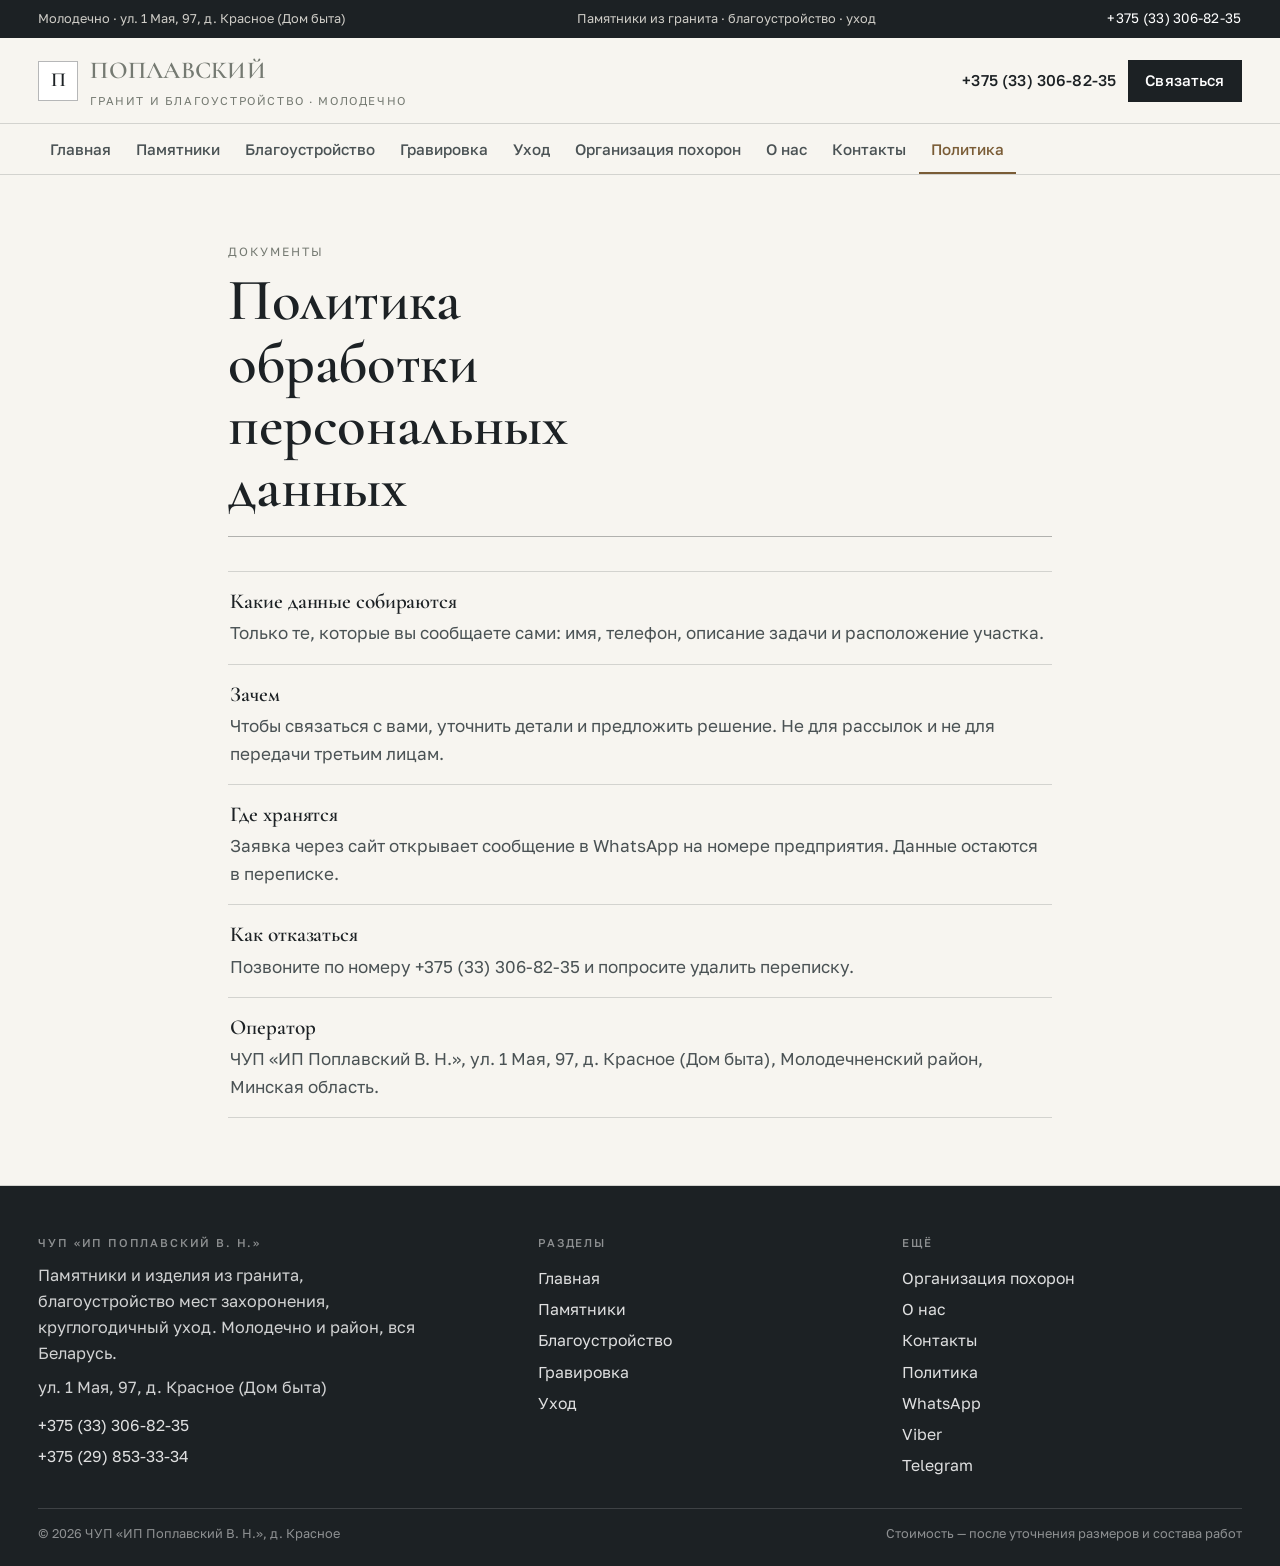
<file: politika.html>
<!doctype html><html lang="ru"><head><meta charset="utf-8"><meta name="viewport" content="width=device-width, initial-scale=1"><title>Политика обработки данных — Поплавский</title><meta name="description" content="Политика обработки персональных данных сайта предприятия ЧУП «ИП Поплавский В. Н.»."><meta property="og:type" content="website"><meta property="og:title" content="Политика обработки данных — Поплавский"><meta property="og:description" content="Политика обработки персональных данных сайта предприятия ЧУП «ИП Поплавский В. Н.»."><meta property="og:image" content="assets/img/hero.jpg"><style>
:root{--paper:#F7F5F0;--stone:#E8E4DB;--ink:#1C2124;--ink2:#4A5254;--muted:#757A72;
--bronze:#7A5C36;--sage:#4C5B4F;--line:rgba(28,33,36,.16);--line2:rgba(28,33,36,.32);
--f-d:"Cormorant Garamond",Georgia,serif;--f-b:"Golos Text",system-ui,sans-serif;--f-m:"Golos Text",system-ui,sans-serif}
*,*::before,*::after{box-sizing:border-box}
html{font-size:19px;-webkit-text-size-adjust:100%;overflow-x:clip}
body{margin:0;background:var(--paper);color:var(--ink);font-family:var(--f-b);line-height:1.6;
-webkit-font-smoothing:antialiased;overflow-x:hidden}
img{max-width:100%;display:block}a{color:inherit;text-decoration:none}
h1,h2,h3,h4,p,ul,ol,dl,figure{margin:0}ul,ol{padding-left:1.1em}
h1,h2,h3{font-family:var(--f-d);font-weight:600;line-height:1.06;letter-spacing:-.005em;overflow-wrap:anywhere}
h1{font-size:clamp(2rem,4.6vw,3.7rem)}
h2{font-size:clamp(1.6rem,3vw,2.55rem)}
h3{font-size:clamp(1.12rem,1.5vw,1.32rem);line-height:1.2}
p{color:var(--ink2)}
em{font-style:normal;color:var(--bronze);text-shadow:0 1px 0 rgba(255,255,255,.55),0 -1px 0 rgba(0,0,0,.1)}
.mono{font-family:var(--f-m);font-size:.63rem;letter-spacing:.16em;text-transform:uppercase;color:var(--muted)}
.wrap{width:100%;max-width:1320px;margin:0 auto;padding-inline:clamp(16px,3vw,40px)}
.tbar{background:var(--ink);color:#EDEAE3;font-size:.67rem}
.tbar__in{display:flex;gap:14px;align-items:center;justify-content:space-between;min-height:38px;flex-wrap:wrap}
.tbar span{opacity:.86}.tbar a{font-size:.72rem;color:#fff;white-space:nowrap;letter-spacing:.02em}
.hdr{background:var(--paper);border-bottom:1px solid var(--line);position:relative;z-index:60}
.hdr__in{display:flex;align-items:center;justify-content:space-between;gap:14px;padding-block:13px}
.logo{display:flex;align-items:center;gap:12px;min-width:0}
.logo i{width:40px;height:40px;flex:none;display:grid;place-items:center;border:1px solid var(--line2);
color:var(--ink);font-family:var(--f-d);font-size:1.05rem;font-style:normal;font-weight:600;background:#fff}
.logo b{font-family:var(--f-d);font-weight:600;font-size:1.28rem;letter-spacing:.01em;white-space:nowrap;display:block}
.logo span{display:block;font-size:.6rem;letter-spacing:.14em;color:var(--muted);text-transform:uppercase;margin-top:1px}
.hdr__right{display:flex;align-items:center;gap:12px}
.tel{font-size:.82rem;font-weight:500;white-space:nowrap;letter-spacing:.01em}
.strip{border-bottom:1px solid var(--line);background:var(--paper);position:relative;z-index:55}
.strip__in{display:flex;gap:1px;overflow-x:auto;scrollbar-width:none}
.strip__in::-webkit-scrollbar{display:none}
.strip__in a{flex:none;padding:13px 12px 11px;font-size:.8rem;font-weight:500;color:var(--ink2);
border-bottom:2px solid transparent;white-space:nowrap}
.strip__in a:hover{color:var(--ink);background:var(--stone)}
.strip__in a[aria-current]{color:var(--bronze);border-bottom-color:var(--bronze)}
.burger{display:none;width:44px;height:40px;border:1px solid var(--line);background:#fff;
align-items:center;justify-content:center;flex-direction:column;gap:4px;cursor:pointer;padding:0}
.burger i{display:block;width:18px;height:1.5px;background:var(--ink)}
.btn{display:inline-flex;align-items:center;gap:8px;min-height:50px;padding:0 21px;
background:var(--ink);color:#fff;font-size:.86rem;font-weight:500;border:1px solid var(--ink);letter-spacing:.01em}
.btn:hover{background:#000}
.btn--line{background:transparent;color:var(--ink);border-color:var(--line2)}
.btn--line:hover{background:var(--stone)}
.btn--bronze{background:var(--bronze);border-color:var(--bronze)}
.btn--bronze:hover{background:#6A4E2C}
.hero{position:relative;overflow:hidden;border-bottom:1px solid var(--line);background:var(--paper)}
.hero__bg{position:absolute;inset:0}
.hero__bg img{width:100%;height:100%;object-fit:cover;object-position:60% 50%}
.hero__bg::after{content:"";position:absolute;inset:0;background:
linear-gradient(96deg,var(--paper) 0%,rgba(247,245,240,.98) 34%,rgba(247,245,240,.7) 54%,rgba(247,245,240,.06) 84%)}
.hero__in{position:relative;z-index:2;padding-block:clamp(34px,5vw,64px);min-height:clamp(520px,70vh,660px);
display:flex;flex-direction:column;justify-content:center}
.hero h1{max-width:20ch;margin-top:16px}
.hero p{max-width:44ch;margin-top:16px}
.kick{display:inline-flex;align-items:center;gap:10px;font-size:.63rem;letter-spacing:.18em;
text-transform:uppercase;color:var(--bronze)}
.kick::before{content:"";width:26px;height:1px;background:currentColor}
.hero__cta{display:flex;gap:10px;flex-wrap:wrap;margin-top:26px}
.hero__figs{display:grid;grid-template-columns:repeat(3,minmax(0,1fr));gap:1px;background:var(--line);
border:1px solid var(--line);margin-top:clamp(20px,3vw,34px);max-width:660px}
.hero__figs>div{background:rgba(247,245,240,.96);padding:13px 15px}
.hero__figs b{display:block;font-family:var(--f-d);font-size:1.18rem;font-weight:600}
.hero__figs span{display:block;font-size:.68rem;color:var(--muted);margin-top:2px;line-height:1.4}
.band{padding-block:clamp(42px,5.2vw,76px);border-bottom:1px solid var(--line)}
.band--stone{background:var(--stone);background-image:radial-gradient(rgba(28,33,36,.055) 1px,transparent 1px);
background-size:14px 14px}
.band--ink{background:var(--ink);color:#fff}
.band--ink h2,.band--ink h3{color:#fff}.band--ink p{color:rgba(255,255,255,.8)}
.band--ink .mono,.band--ink .kick{color:#C9B08A}
</style><link rel="stylesheet" href="assets/css/site.v1.css"><link rel="icon" href="assets/img/favicon.svg" type="image/svg+xml"><link rel="preconnect" href="https://fonts.googleapis.com"><link rel="preconnect" href="https://fonts.gstatic.com" crossorigin><link rel="stylesheet" href="https://fonts.googleapis.com/css2?family=Cormorant+Garamond:wght@500;600;700&family=Golos+Text:wght@400;500;600&display=swap"></head><body><div class="tbar"><div class="wrap tbar__in"><span>Молодечно · ул. 1 Мая, 97, д. Красное (Дом быта)</span><span>Памятники из гранита · благоустройство · уход</span><a href="tel:+375333068235">+375 (33) 306-82-35</a></div></div><header class="hdr"><div class="wrap hdr__in"><a class="logo" href="index.html"><i>П</i><span><b>Поплавский</b><span>гранит и благоустройство · Молодечно</span></span></a><div class="hdr__right"><a class="tel" href="tel:+375333068235">+375 (33) 306-82-35</a><a class="btn" href="kontakty.html#zayavka" style="min-height:42px;padding:0 16px;font-size:.8rem">Связаться</a><button class="burger" id="burger" aria-label="Меню" aria-expanded="false"><i></i><i></i><i></i></button></div></div></header><div class="strip"><div class="wrap"><nav class="strip__in" aria-label="Страницы сайта"><a href="index.html">Главная</a><a href="pamyatniki.html">Памятники</a><a href="blagoustroystvo.html">Благоустройство</a><a href="gravirovka.html">Гравировка</a><a href="uhod.html">Уход</a><a href="organizaciya.html">Организация похорон</a><a href="o-nas.html">О нас</a><a href="kontakty.html">Контакты</a><a href="politika.html" aria-current="page">Политика</a></nav></div></div><main><section class="band"><div class="wrap" style="max-width:900px"><div class="sect__head"><div class="h2w"><span class="mono">документы</span><h1>Политика обработки персональных данных</h1></div><div><p></p></div></div><div class="rows"><div class="row" style="grid-template-columns:minmax(0,1fr)"><div><h3>Какие данные собираются</h3><p>Только те, которые вы сообщаете сами: имя, телефон, описание задачи и расположение участка.</p></div></div><div class="row" style="grid-template-columns:minmax(0,1fr)"><div><h3>Зачем</h3><p>Чтобы связаться с вами, уточнить детали и предложить решение. Не для рассылок и не для передачи третьим лицам.</p></div></div><div class="row" style="grid-template-columns:minmax(0,1fr)"><div><h3>Где хранятся</h3><p>Заявка через сайт открывает сообщение в WhatsApp на номере предприятия. Данные остаются в переписке.</p></div></div><div class="row" style="grid-template-columns:minmax(0,1fr)"><div><h3>Как отказаться</h3><p>Позвоните по номеру +375 (33) 306-82-35 и попросите удалить переписку.</p></div></div><div class="row" style="grid-template-columns:minmax(0,1fr)"><div><h3>Оператор</h3><p>ЧУП «ИП Поплавский В. Н.», ул. 1 Мая, 97, д. Красное (Дом быта), Молодечненский район, Минская область.</p></div></div></div></div></section></main><footer class="foot"><div class="wrap"><div class="foot__in"><div><h4>ЧУП «ИП Поплавский В. Н.»</h4><p style="color:rgba(255,255,255,.8);font-size:.85rem;max-width:38ch">Памятники и изделия из гранита, благоустройство мест захоронения, круглогодичный уход. Молодечно и район, вся Беларусь.</p><p style="color:rgba(255,255,255,.8);font-size:.85rem;margin-top:9px">ул. 1 Мая, 97, д. Красное (Дом быта)</p><p style="margin-top:9px"><a href="tel:+375333068235">+375 (33) 306-82-35</a></p><p><a href="tel:+375298533334">+375 (29) 853-33-34</a></p></div><div><h4>Разделы</h4><a href="index.html">Главная</a><a href="pamyatniki.html">Памятники</a><a href="blagoustroystvo.html">Благоустройство</a><a href="gravirovka.html">Гравировка</a><a href="uhod.html">Уход</a></div><div><h4>Ещё</h4><a href="organizaciya.html">Организация похорон</a><a href="o-nas.html">О нас</a><a href="kontakty.html">Контакты</a><a href="politika.html">Политика</a><a href="https://wa.me/375298533334">WhatsApp</a><a href="viber://chat?number=%2B375298533334">Viber</a><a href="https://t.me/+375298533334">Telegram</a></div></div><div class="foot__low"><span>© 2026 ЧУП «ИП Поплавский В. Н.», д. Красное</span><span>Стоимость — после уточнения размеров и состава работ</span></div></div></footer><div class="fbar"><a href="tel:+375333068235">Позвонить</a><a href="https://wa.me/375298533334">WhatsApp</a><a href="viber://chat?number=%2B375298533334">Viber</a><a href="https://t.me/+375298533334">Telegram</a></div><div class="drawer" id="drawer" aria-hidden="true" role="dialog" aria-label="Меню"><div class="drawer__top"><span class="mono">Разделы</span><button class="drawer__close" id="drawerClose" aria-label="Закрыть">✕</button></div><nav><a href="index.html">Главная</a><a href="pamyatniki.html">Памятники</a><a href="blagoustroystvo.html">Благоустройство</a><a href="gravirovka.html">Гравировка</a><a href="uhod.html">Уход</a><a href="organizaciya.html">Организация похорон</a><a href="o-nas.html">О нас</a><a href="kontakty.html">Контакты</a><a href="politika.html" aria-current="page">Политика</a></nav><div class="drawer__foot"><a class="btn" href="tel:+375333068235">+375 (33) 306-82-35</a><a class="btn btn--line" href="https://wa.me/375298533334">WhatsApp</a></div></div><script src="assets/js/main.v1.js"></script></body></html>
</file>
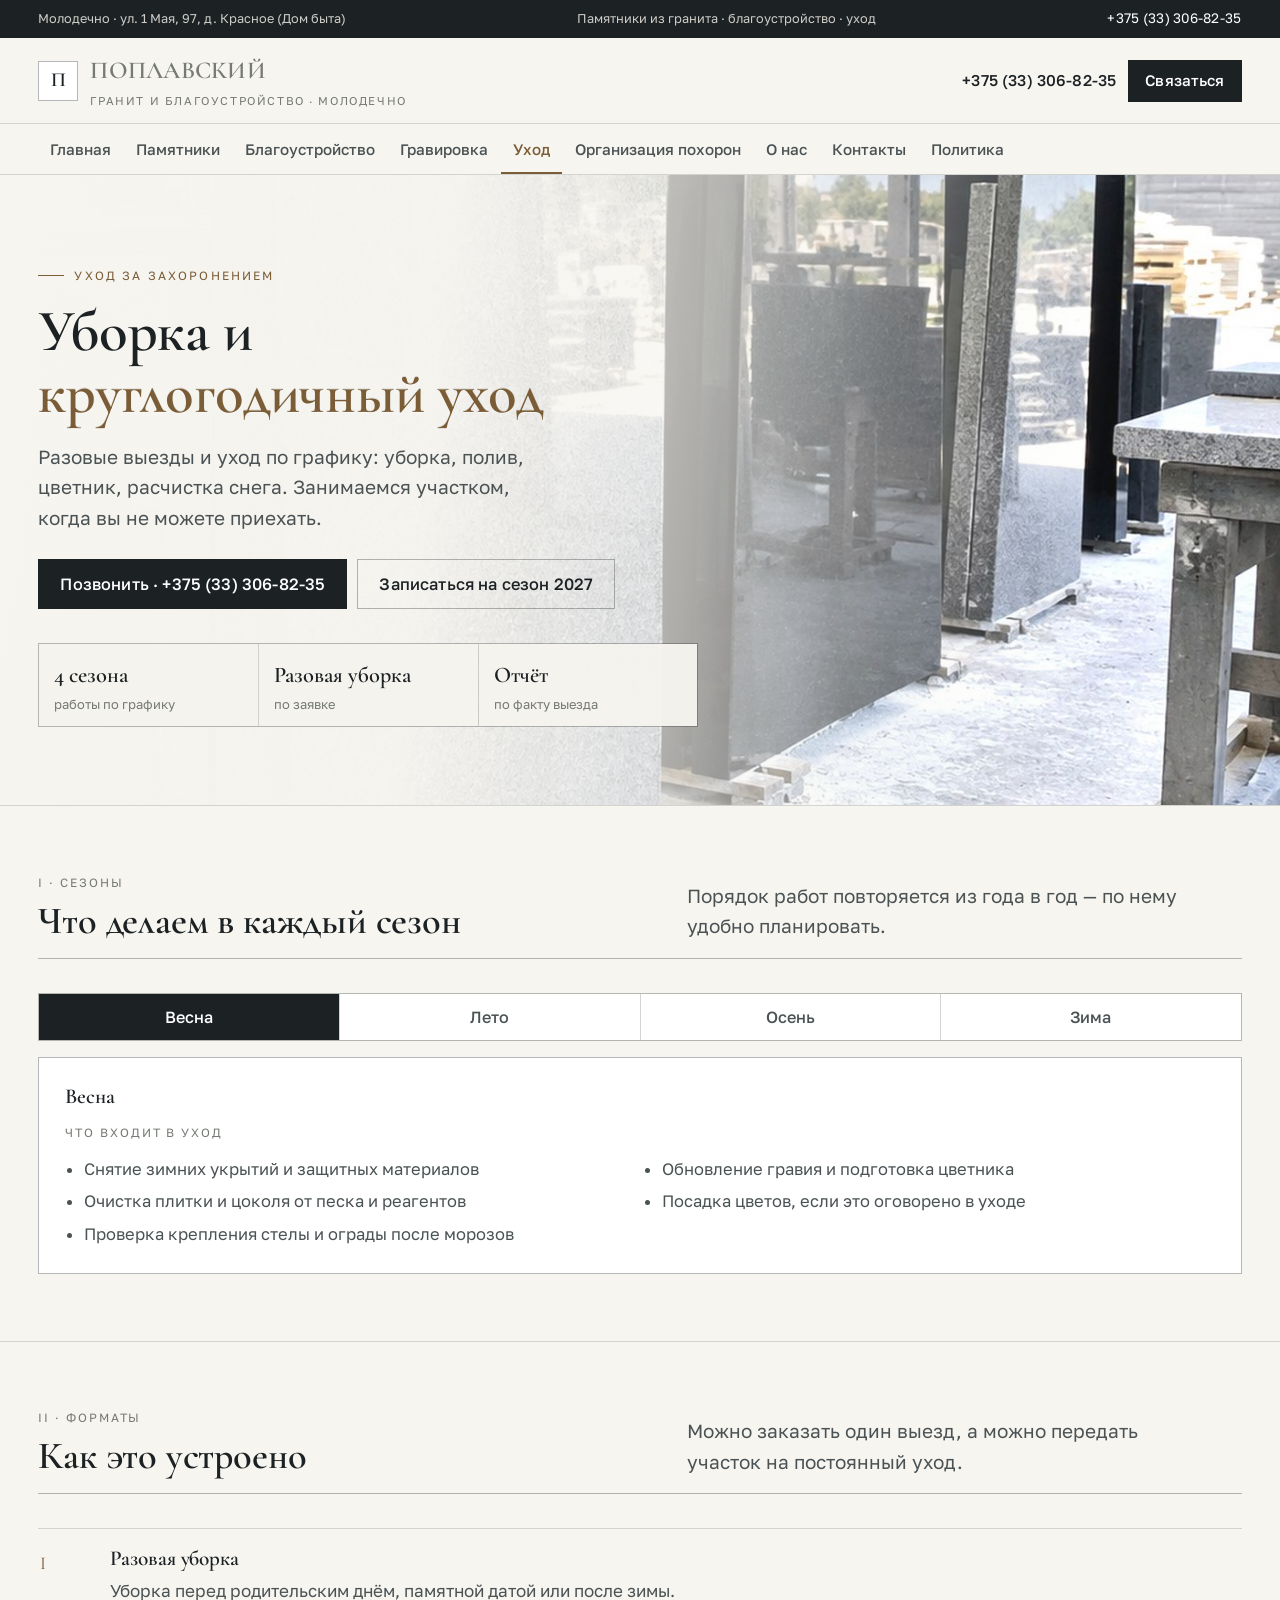
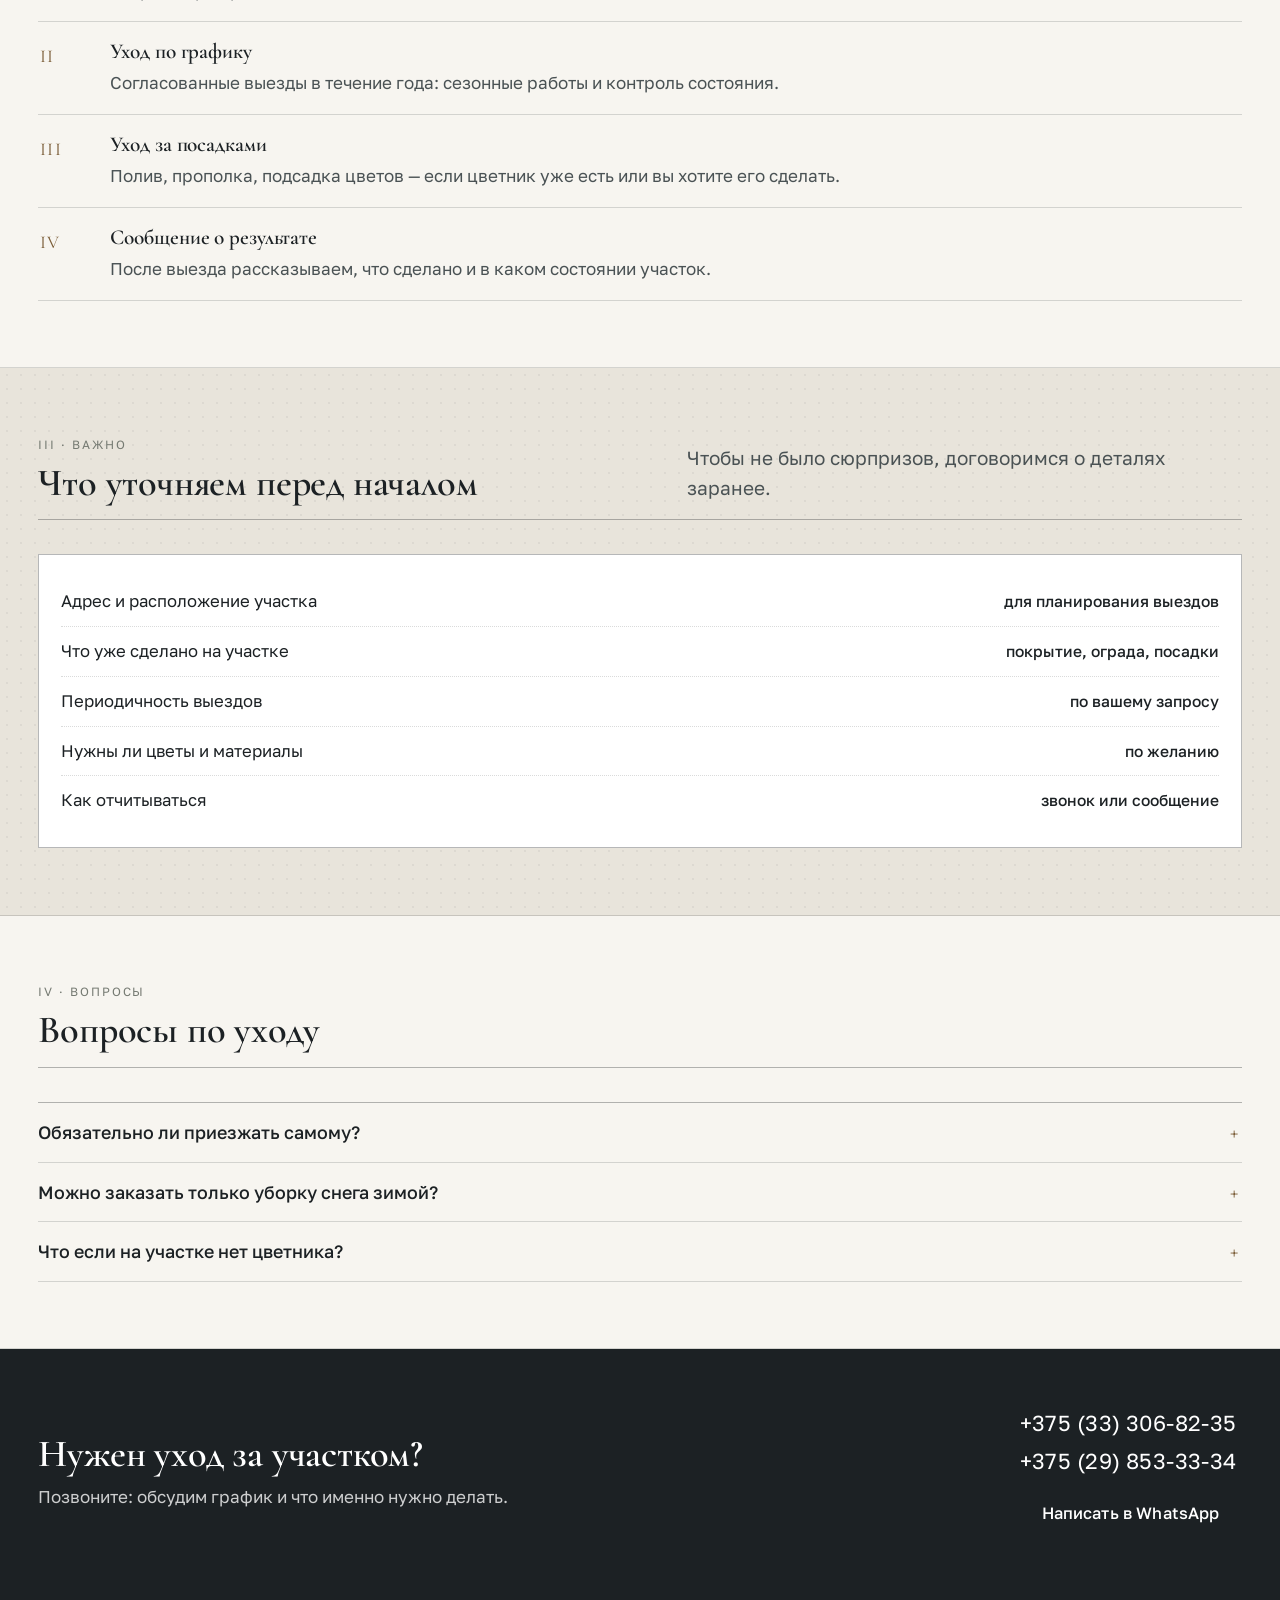
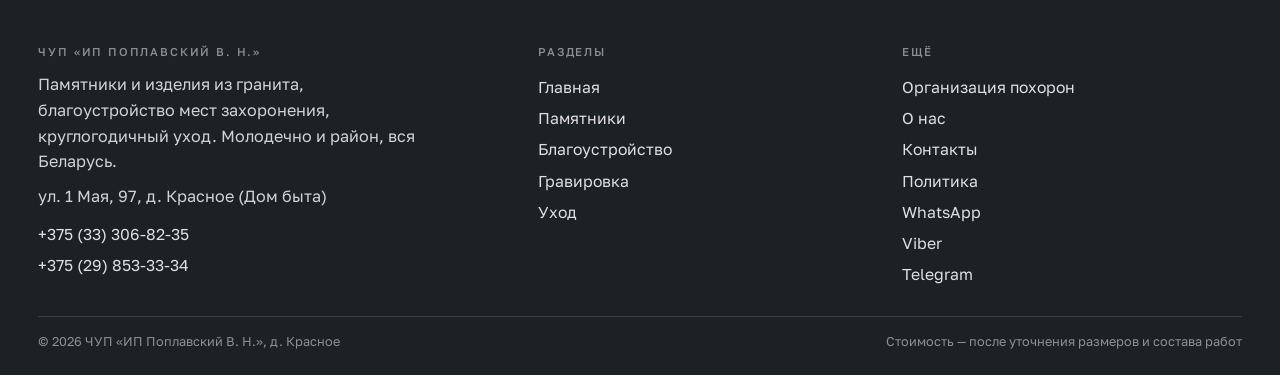
<file: uhod.html>
<!doctype html><html lang="ru"><head><meta charset="utf-8"><meta name="viewport" content="width=device-width, initial-scale=1"><title>Уборка и круглогодичный уход за местом захоронения — Молодечно | Поплавский</title><meta name="description" content="Уборка места захоронения, уход по сезонам, полив, цветник, расчистка снега. Разовая уборка и уход по графику. Молодечно и район."><meta property="og:type" content="website"><meta property="og:title" content="Уборка и круглогодичный уход за местом захоронения — Молодечно | Поплавский"><meta property="og:description" content="Уборка места захоронения, уход по сезонам, полив, цветник, расчистка снега. Разовая уборка и уход по графику. Молодечно и район."><meta property="og:image" content="assets/img/hero.jpg"><style>
:root{--paper:#F7F5F0;--stone:#E8E4DB;--ink:#1C2124;--ink2:#4A5254;--muted:#757A72;
--bronze:#7A5C36;--sage:#4C5B4F;--line:rgba(28,33,36,.16);--line2:rgba(28,33,36,.32);
--f-d:"Cormorant Garamond",Georgia,serif;--f-b:"Golos Text",system-ui,sans-serif;--f-m:"Golos Text",system-ui,sans-serif}
*,*::before,*::after{box-sizing:border-box}
html{font-size:19px;-webkit-text-size-adjust:100%;overflow-x:clip}
body{margin:0;background:var(--paper);color:var(--ink);font-family:var(--f-b);line-height:1.6;
-webkit-font-smoothing:antialiased;overflow-x:hidden}
img{max-width:100%;display:block}a{color:inherit;text-decoration:none}
h1,h2,h3,h4,p,ul,ol,dl,figure{margin:0}ul,ol{padding-left:1.1em}
h1,h2,h3{font-family:var(--f-d);font-weight:600;line-height:1.06;letter-spacing:-.005em;overflow-wrap:anywhere}
h1{font-size:clamp(2rem,4.6vw,3.7rem)}
h2{font-size:clamp(1.6rem,3vw,2.55rem)}
h3{font-size:clamp(1.12rem,1.5vw,1.32rem);line-height:1.2}
p{color:var(--ink2)}
em{font-style:normal;color:var(--bronze);text-shadow:0 1px 0 rgba(255,255,255,.55),0 -1px 0 rgba(0,0,0,.1)}
.mono{font-family:var(--f-m);font-size:.63rem;letter-spacing:.16em;text-transform:uppercase;color:var(--muted)}
.wrap{width:100%;max-width:1320px;margin:0 auto;padding-inline:clamp(16px,3vw,40px)}
.tbar{background:var(--ink);color:#EDEAE3;font-size:.67rem}
.tbar__in{display:flex;gap:14px;align-items:center;justify-content:space-between;min-height:38px;flex-wrap:wrap}
.tbar span{opacity:.86}.tbar a{font-size:.72rem;color:#fff;white-space:nowrap;letter-spacing:.02em}
.hdr{background:var(--paper);border-bottom:1px solid var(--line);position:relative;z-index:60}
.hdr__in{display:flex;align-items:center;justify-content:space-between;gap:14px;padding-block:13px}
.logo{display:flex;align-items:center;gap:12px;min-width:0}
.logo i{width:40px;height:40px;flex:none;display:grid;place-items:center;border:1px solid var(--line2);
color:var(--ink);font-family:var(--f-d);font-size:1.05rem;font-style:normal;font-weight:600;background:#fff}
.logo b{font-family:var(--f-d);font-weight:600;font-size:1.28rem;letter-spacing:.01em;white-space:nowrap;display:block}
.logo span{display:block;font-size:.6rem;letter-spacing:.14em;color:var(--muted);text-transform:uppercase;margin-top:1px}
.hdr__right{display:flex;align-items:center;gap:12px}
.tel{font-size:.82rem;font-weight:500;white-space:nowrap;letter-spacing:.01em}
.strip{border-bottom:1px solid var(--line);background:var(--paper);position:relative;z-index:55}
.strip__in{display:flex;gap:1px;overflow-x:auto;scrollbar-width:none}
.strip__in::-webkit-scrollbar{display:none}
.strip__in a{flex:none;padding:13px 12px 11px;font-size:.8rem;font-weight:500;color:var(--ink2);
border-bottom:2px solid transparent;white-space:nowrap}
.strip__in a:hover{color:var(--ink);background:var(--stone)}
.strip__in a[aria-current]{color:var(--bronze);border-bottom-color:var(--bronze)}
.burger{display:none;width:44px;height:40px;border:1px solid var(--line);background:#fff;
align-items:center;justify-content:center;flex-direction:column;gap:4px;cursor:pointer;padding:0}
.burger i{display:block;width:18px;height:1.5px;background:var(--ink)}
.btn{display:inline-flex;align-items:center;gap:8px;min-height:50px;padding:0 21px;
background:var(--ink);color:#fff;font-size:.86rem;font-weight:500;border:1px solid var(--ink);letter-spacing:.01em}
.btn:hover{background:#000}
.btn--line{background:transparent;color:var(--ink);border-color:var(--line2)}
.btn--line:hover{background:var(--stone)}
.btn--bronze{background:var(--bronze);border-color:var(--bronze)}
.btn--bronze:hover{background:#6A4E2C}
.hero{position:relative;overflow:hidden;border-bottom:1px solid var(--line);background:var(--paper)}
.hero__bg{position:absolute;inset:0}
.hero__bg img{width:100%;height:100%;object-fit:cover;object-position:60% 50%}
.hero__bg::after{content:"";position:absolute;inset:0;background:
linear-gradient(96deg,var(--paper) 0%,rgba(247,245,240,.98) 34%,rgba(247,245,240,.7) 54%,rgba(247,245,240,.06) 84%)}
.hero__in{position:relative;z-index:2;padding-block:clamp(34px,5vw,64px);min-height:clamp(520px,70vh,660px);
display:flex;flex-direction:column;justify-content:center}
.hero h1{max-width:20ch;margin-top:16px}
.hero p{max-width:44ch;margin-top:16px}
.kick{display:inline-flex;align-items:center;gap:10px;font-size:.63rem;letter-spacing:.18em;
text-transform:uppercase;color:var(--bronze)}
.kick::before{content:"";width:26px;height:1px;background:currentColor}
.hero__cta{display:flex;gap:10px;flex-wrap:wrap;margin-top:26px}
.hero__figs{display:grid;grid-template-columns:repeat(3,minmax(0,1fr));gap:1px;background:var(--line);
border:1px solid var(--line);margin-top:clamp(20px,3vw,34px);max-width:660px}
.hero__figs>div{background:rgba(247,245,240,.96);padding:13px 15px}
.hero__figs b{display:block;font-family:var(--f-d);font-size:1.18rem;font-weight:600}
.hero__figs span{display:block;font-size:.68rem;color:var(--muted);margin-top:2px;line-height:1.4}
.band{padding-block:clamp(42px,5.2vw,76px);border-bottom:1px solid var(--line)}
.band--stone{background:var(--stone);background-image:radial-gradient(rgba(28,33,36,.055) 1px,transparent 1px);
background-size:14px 14px}
.band--ink{background:var(--ink);color:#fff}
.band--ink h2,.band--ink h3{color:#fff}.band--ink p{color:rgba(255,255,255,.8)}
.band--ink .mono,.band--ink .kick{color:#C9B08A}
</style><link rel="stylesheet" href="assets/css/site.v1.css"><link rel="icon" href="assets/img/favicon.svg" type="image/svg+xml"><link rel="preconnect" href="https://fonts.googleapis.com"><link rel="preconnect" href="https://fonts.gstatic.com" crossorigin><link rel="stylesheet" href="https://fonts.googleapis.com/css2?family=Cormorant+Garamond:wght@500;600;700&family=Golos+Text:wght@400;500;600&display=swap"></head><body><div class="tbar"><div class="wrap tbar__in"><span>Молодечно · ул. 1 Мая, 97, д. Красное (Дом быта)</span><span>Памятники из гранита · благоустройство · уход</span><a href="tel:+375333068235">+375 (33) 306-82-35</a></div></div><header class="hdr"><div class="wrap hdr__in"><a class="logo" href="index.html"><i>П</i><span><b>Поплавский</b><span>гранит и благоустройство · Молодечно</span></span></a><div class="hdr__right"><a class="tel" href="tel:+375333068235">+375 (33) 306-82-35</a><a class="btn" href="kontakty.html#zayavka" style="min-height:42px;padding:0 16px;font-size:.8rem">Связаться</a><button class="burger" id="burger" aria-label="Меню" aria-expanded="false"><i></i><i></i><i></i></button></div></div></header><div class="strip"><div class="wrap"><nav class="strip__in" aria-label="Страницы сайта"><a href="index.html">Главная</a><a href="pamyatniki.html">Памятники</a><a href="blagoustroystvo.html">Благоустройство</a><a href="gravirovka.html">Гравировка</a><a href="uhod.html" aria-current="page">Уход</a><a href="organizaciya.html">Организация похорон</a><a href="o-nas.html">О нас</a><a href="kontakty.html">Контакты</a><a href="politika.html">Политика</a></nav></div></div><main><section class="hero"><div class="hero__bg"><img src="assets/img/hero.jpg" alt="Поплавский: памятники из гранита и благоустройство, Молодечно"></div><div class="hero__in"><div class="wrap"><span class="kick">Уход за захоронением</span><h1>Уборка и <em>круглогодичный уход</em></h1><p>Разовые выезды и уход по графику: уборка, полив, цветник, расчистка снега. Занимаемся участком, когда вы не можете приехать.</p><div class="hero__cta"><a class="btn" href="tel:+375333068235">Позвонить · +375 (33) 306-82-35</a><a class="btn btn--line" href="kontakty.html#zayavka">Записаться на сезон 2027</a></div><div class="hero__figs"><div><b>4 сезона</b><span>работы по графику</span></div><div><b>Разовая уборка</b><span>по заявке</span></div><div><b>Отчёт</b><span>по факту выезда</span></div></div></div></div></section><section class="band "><div class="wrap"><div class="sect__head"><div class="h2w"><span class="mono">I · сезоны</span><h2>Что делаем в каждый сезон</h2></div><div><p>Порядок работ повторяется из года в год — по нему удобно планировать.</p></div></div><div class="seasons" role="group" aria-label="Сезоны ухода"><button type="button" data-s="vesna" aria-pressed="false">Весна</button><button type="button" data-s="leto" aria-pressed="false">Лето</button><button type="button" data-s="osen" aria-pressed="false">Осень</button><button type="button" data-s="zima" aria-pressed="false">Зима</button></div><div class="season" id="season"></div></div></section><section class="band "><div class="wrap"><div class="sect__head"><div class="h2w"><span class="mono">II · форматы</span><h2>Как это устроено</h2></div><div><p>Можно заказать один выезд, а можно передать участок на постоянный уход.</p></div></div><div class="rows"><div class="row"><div class="row__n">I</div><div><h3>Разовая уборка</h3><p>Уборка перед родительским днём, памятной датой или после зимы.</p></div></div><div class="row"><div class="row__n">II</div><div><h3>Уход по графику</h3><p>Согласованные выезды в течение года: сезонные работы и контроль состояния.</p></div></div><div class="row"><div class="row__n">III</div><div><h3>Уход за посадками</h3><p>Полив, прополка, подсадка цветов — если цветник уже есть или вы хотите его сделать.</p></div></div><div class="row"><div class="row__n">IV</div><div><h3>Сообщение о результате</h3><p>После выезда рассказываем, что сделано и в каком состоянии участок.</p></div></div></div></div></section><section class="band band--stone"><div class="wrap"><div class="sect__head"><div class="h2w"><span class="mono">III · важно</span><h2>Что уточняем перед началом</h2></div><div><p>Чтобы не было сюрпризов, договоримся о деталях заранее.</p></div></div><div class="spec"><div class="spec__row"><span>Адрес и расположение участка</span><b>для планирования выездов</b></div><div class="spec__row"><span>Что уже сделано на участке</span><b>покрытие, ограда, посадки</b></div><div class="spec__row"><span>Периодичность выездов</span><b>по вашему запросу</b></div><div class="spec__row"><span>Нужны ли цветы и материалы</span><b>по желанию</b></div><div class="spec__row"><span>Как отчитываться</span><b>звонок или сообщение</b></div></div></div></section><section class="band "><div class="wrap"><div class="sect__head"><div class="h2w"><span class="mono">IV · вопросы</span><h2>Вопросы по уходу</h2></div><div><p></p></div></div><div class="faq"><details><summary>Обязательно ли приезжать самому?</summary><p>Нет, в этом и смысл ухода: мы работаем на участке, а вы получаете отчёт.</p></details><details><summary>Можно заказать только уборку снега зимой?</summary><p>Да, зимние выезды бывают отдельной услугой.</p></details><details><summary>Что если на участке нет цветника?</summary><p>Сделаем его в рамках благоустройства, а затем будем поддерживать.</p></details></div></div></section><section class="cta"><div class="wrap cta__in"><div><h2>Нужен уход за участком?</h2><p>Позвоните: обсудим график и что именно нужно делать.</p></div><div><a class="cta__tel" href="tel:+375333068235">+375 (33) 306-82-35</a><a class="cta__tel" href="tel:+375298533334" style="margin-top:3px">+375 (29) 853-33-34</a><a class="btn" style="margin-top:10px" href="https://wa.me/375298533334">Написать в WhatsApp</a></div></div></section></main><footer class="foot"><div class="wrap"><div class="foot__in"><div><h4>ЧУП «ИП Поплавский В. Н.»</h4><p style="color:rgba(255,255,255,.8);font-size:.85rem;max-width:38ch">Памятники и изделия из гранита, благоустройство мест захоронения, круглогодичный уход. Молодечно и район, вся Беларусь.</p><p style="color:rgba(255,255,255,.8);font-size:.85rem;margin-top:9px">ул. 1 Мая, 97, д. Красное (Дом быта)</p><p style="margin-top:9px"><a href="tel:+375333068235">+375 (33) 306-82-35</a></p><p><a href="tel:+375298533334">+375 (29) 853-33-34</a></p></div><div><h4>Разделы</h4><a href="index.html">Главная</a><a href="pamyatniki.html">Памятники</a><a href="blagoustroystvo.html">Благоустройство</a><a href="gravirovka.html">Гравировка</a><a href="uhod.html">Уход</a></div><div><h4>Ещё</h4><a href="organizaciya.html">Организация похорон</a><a href="o-nas.html">О нас</a><a href="kontakty.html">Контакты</a><a href="politika.html">Политика</a><a href="https://wa.me/375298533334">WhatsApp</a><a href="viber://chat?number=%2B375298533334">Viber</a><a href="https://t.me/+375298533334">Telegram</a></div></div><div class="foot__low"><span>© 2026 ЧУП «ИП Поплавский В. Н.», д. Красное</span><span>Стоимость — после уточнения размеров и состава работ</span></div></div></footer><div class="fbar"><a href="tel:+375333068235">Позвонить</a><a href="https://wa.me/375298533334">WhatsApp</a><a href="viber://chat?number=%2B375298533334">Viber</a><a href="https://t.me/+375298533334">Telegram</a></div><div class="drawer" id="drawer" aria-hidden="true" role="dialog" aria-label="Меню"><div class="drawer__top"><span class="mono">Разделы</span><button class="drawer__close" id="drawerClose" aria-label="Закрыть">✕</button></div><nav><a href="index.html">Главная</a><a href="pamyatniki.html">Памятники</a><a href="blagoustroystvo.html">Благоустройство</a><a href="gravirovka.html">Гравировка</a><a href="uhod.html" aria-current="page">Уход</a><a href="organizaciya.html">Организация похорон</a><a href="o-nas.html">О нас</a><a href="kontakty.html">Контакты</a><a href="politika.html">Политика</a></nav><div class="drawer__foot"><a class="btn" href="tel:+375333068235">+375 (33) 306-82-35</a><a class="btn btn--line" href="https://wa.me/375298533334">WhatsApp</a></div></div><script src="assets/js/main.v1.js"></script></body></html>
</file>
<file: assets/css/site.v1.css>
:root{--paper:#F7F5F0;--stone:#E8E4DB;--ink:#1C2124;--ink2:#4A5254;--muted:#757A72;
--bronze:#7A5C36;--sage:#4C5B4F;--line:rgba(28,33,36,.16);--line2:rgba(28,33,36,.32);
--f-d:"Cormorant Garamond",Georgia,serif;--f-b:"Golos Text",system-ui,sans-serif;--f-m:"Golos Text",system-ui,sans-serif}
*,*::before,*::after{box-sizing:border-box}
html{font-size:19px;-webkit-text-size-adjust:100%;overflow-x:clip}
body{margin:0;background:var(--paper);color:var(--ink);font-family:var(--f-b);line-height:1.6;
-webkit-font-smoothing:antialiased;overflow-x:hidden}
img{max-width:100%;display:block}a{color:inherit;text-decoration:none}
h1,h2,h3,h4,p,ul,ol,dl,figure{margin:0}ul,ol{padding-left:1.1em}
h1,h2,h3{font-family:var(--f-d);font-weight:600;line-height:1.06;letter-spacing:-.005em;overflow-wrap:anywhere}
h1{font-size:clamp(2rem,4.6vw,3.7rem)}
h2{font-size:clamp(1.6rem,3vw,2.55rem)}
h3{font-size:clamp(1.12rem,1.5vw,1.32rem);line-height:1.2}
p{color:var(--ink2)}
em{font-style:normal;color:var(--bronze);text-shadow:0 1px 0 rgba(255,255,255,.55),0 -1px 0 rgba(0,0,0,.1)}
.mono{font-family:var(--f-m);font-size:.63rem;letter-spacing:.16em;text-transform:uppercase;color:var(--muted)}
.wrap{width:100%;max-width:1320px;margin:0 auto;padding-inline:clamp(16px,3vw,40px)}
.tbar{background:var(--ink);color:#EDEAE3;font-size:.67rem}
.tbar__in{display:flex;gap:14px;align-items:center;justify-content:space-between;min-height:38px;flex-wrap:wrap}
.tbar span{opacity:.86}.tbar a{font-size:.72rem;color:#fff;white-space:nowrap;letter-spacing:.02em}
.hdr{background:var(--paper);border-bottom:1px solid var(--line);position:relative;z-index:60}
.hdr__in{display:flex;align-items:center;justify-content:space-between;gap:14px;padding-block:13px}
.logo{display:flex;align-items:center;gap:12px;min-width:0}
.logo i{width:40px;height:40px;flex:none;display:grid;place-items:center;border:1px solid var(--line2);
color:var(--ink);font-family:var(--f-d);font-size:1.05rem;font-style:normal;font-weight:600;background:#fff}
.logo b{font-family:var(--f-d);font-weight:600;font-size:1.28rem;letter-spacing:.01em;white-space:nowrap;display:block}
.logo span{display:block;font-size:.6rem;letter-spacing:.14em;color:var(--muted);text-transform:uppercase;margin-top:1px}
.hdr__right{display:flex;align-items:center;gap:12px}
.tel{font-size:.82rem;font-weight:500;white-space:nowrap;letter-spacing:.01em}
.strip{border-bottom:1px solid var(--line);background:var(--paper);position:relative;z-index:55}
.strip__in{display:flex;gap:1px;overflow-x:auto;scrollbar-width:none}
.strip__in::-webkit-scrollbar{display:none}
.strip__in a{flex:none;padding:13px 12px 11px;font-size:.8rem;font-weight:500;color:var(--ink2);
border-bottom:2px solid transparent;white-space:nowrap}
.strip__in a:hover{color:var(--ink);background:var(--stone)}
.strip__in a[aria-current]{color:var(--bronze);border-bottom-color:var(--bronze)}
.burger{display:none;width:44px;height:40px;border:1px solid var(--line);background:#fff;
align-items:center;justify-content:center;flex-direction:column;gap:4px;cursor:pointer;padding:0}
.burger i{display:block;width:18px;height:1.5px;background:var(--ink)}
.btn{display:inline-flex;align-items:center;gap:8px;min-height:50px;padding:0 21px;
background:var(--ink);color:#fff;font-size:.86rem;font-weight:500;border:1px solid var(--ink);letter-spacing:.01em}
.btn:hover{background:#000}
.btn--line{background:transparent;color:var(--ink);border-color:var(--line2)}
.btn--line:hover{background:var(--stone)}
.btn--bronze{background:var(--bronze);border-color:var(--bronze)}
.btn--bronze:hover{background:#6A4E2C}
.hero{position:relative;overflow:hidden;border-bottom:1px solid var(--line);background:var(--paper)}
.hero__bg{position:absolute;inset:0}
.hero__bg img{width:100%;height:100%;object-fit:cover;object-position:60% 50%}
.hero__bg::after{content:"";position:absolute;inset:0;background:
linear-gradient(96deg,var(--paper) 0%,rgba(247,245,240,.98) 34%,rgba(247,245,240,.7) 54%,rgba(247,245,240,.06) 84%)}
.hero__in{position:relative;z-index:2;padding-block:clamp(34px,5vw,64px);min-height:clamp(520px,70vh,660px);
display:flex;flex-direction:column;justify-content:center}
.hero h1{max-width:20ch;margin-top:16px}
.hero p{max-width:44ch;margin-top:16px}
.kick{display:inline-flex;align-items:center;gap:10px;font-size:.63rem;letter-spacing:.18em;
text-transform:uppercase;color:var(--bronze)}
.kick::before{content:"";width:26px;height:1px;background:currentColor}
.hero__cta{display:flex;gap:10px;flex-wrap:wrap;margin-top:26px}
.hero__figs{display:grid;grid-template-columns:repeat(3,minmax(0,1fr));gap:1px;background:var(--line);
border:1px solid var(--line);margin-top:clamp(20px,3vw,34px);max-width:660px}
.hero__figs>div{background:rgba(247,245,240,.96);padding:13px 15px}
.hero__figs b{display:block;font-family:var(--f-d);font-size:1.18rem;font-weight:600}
.hero__figs span{display:block;font-size:.68rem;color:var(--muted);margin-top:2px;line-height:1.4}
.band{padding-block:clamp(42px,5.2vw,76px);border-bottom:1px solid var(--line)}
.band--stone{background:var(--stone);background-image:radial-gradient(rgba(28,33,36,.055) 1px,transparent 1px);
background-size:14px 14px}
.band--ink{background:var(--ink);color:#fff}
.band--ink h2,.band--ink h3{color:#fff}.band--ink p{color:rgba(255,255,255,.8)}
.band--ink .mono,.band--ink .kick{color:#C9B08A}

.sect__head{display:grid;grid-template-columns:minmax(0,1.05fr) minmax(0,.95fr);gap:clamp(14px,3vw,36px);
align-items:end;margin-bottom:clamp(22px,3vw,34px);padding-bottom:16px;border-bottom:1px solid var(--line2)}
.sect__head p{max-width:44ch}
.h2w{display:flex;flex-direction:column;gap:9px}
.rows{display:grid;border-top:1px solid var(--line)}
.row{display:grid;grid-template-columns:54px minmax(0,1fr);gap:16px;padding:17px 2px;border-bottom:1px solid var(--line)}
.row:hover{background:rgba(122,92,54,.05)}
.row__n{font-family:var(--f-d);font-size:.95rem;color:var(--bronze);padding-top:3px;letter-spacing:.06em}
.row h3{margin-bottom:5px}.row p{font-size:.9rem}
.cards{display:grid;grid-template-columns:repeat(3,minmax(0,1fr));gap:clamp(13px,1.5vw,20px)}
.card{background:#fff;border:1px solid var(--line);padding:clamp(14px,2vw,20px);
display:flex;flex-direction:column;gap:9px}
.card p{font-size:.87rem}
.im{border:1px solid var(--line);overflow:hidden;background:var(--stone)}
.im img{width:100%;height:100%;aspect-ratio:4/3;object-fit:cover}
.split{display:grid;grid-template-columns:minmax(0,1fr) minmax(0,1fr);gap:clamp(18px,3vw,44px);align-items:center}
.figure{border:1px solid var(--line2);background:#fff;margin:0;padding:7px}
.figure img{width:100%}
.figure figcaption{padding:9px 3px 2px;font-size:.6rem;letter-spacing:.14em;text-transform:uppercase;
color:var(--muted);border-top:1px solid var(--line);margin-top:7px}
.spec{border:1px solid var(--line2);background:#fff;padding:clamp(15px,2vw,22px)}
.spec__row{display:grid;grid-template-columns:minmax(0,1fr) auto;gap:10px;align-items:baseline;
padding:11px 0;border-bottom:1px dotted var(--line);font-size:.88rem}
.spec__row:last-child{border-bottom:0}
.spec__row b{font-size:.82rem;white-space:nowrap;text-align:right;color:var(--ink);font-weight:500}
.plates{display:grid;grid-template-columns:repeat(4,minmax(0,1fr));gap:clamp(10px,1.3vw,16px)}
.plate{background:#fff;border:1px solid var(--line);padding:14px 16px}
.plate__n{font-family:var(--f-d);font-size:.8rem;letter-spacing:.14em;color:var(--bronze);
display:block;margin-bottom:8px;text-transform:uppercase}
.plate b{display:block;font-family:var(--f-d);font-size:1.26rem;font-weight:600;line-height:1.1}
.plate span{display:block;font-size:.75rem;color:var(--ink2);margin-top:5px}
/* планировщик участка */
.planner{display:grid;grid-template-columns:minmax(0,340px) minmax(0,1fr);gap:clamp(14px,2vw,26px);align-items:start}
.pctrl{background:#fff;border:1px solid var(--line2);padding:clamp(15px,2vw,20px)}
.pctrl h3{margin-bottom:10px}
.opt{display:flex;align-items:flex-start;gap:10px;padding:9px 0;border-bottom:1px dotted var(--line);cursor:pointer}
.opt:last-of-type{border-bottom:0}
.opt input{margin-top:3px;width:16px;height:16px;accent-color:#7A5C36;flex:none}
.opt span{font-size:.86rem;color:var(--ink)}
.opt small{display:block;font-size:.73rem;color:var(--muted);margin-top:1px}
.plan{background:#fff;border:1px solid var(--line2);padding:10px}
.plan svg{width:100%;height:auto;display:block}
.planout{margin-top:12px;background:#fff;border:1px solid var(--line2)}
.planout h3{padding:12px 15px;border-bottom:1px solid var(--line);font-size:1.02rem}
.planout__i{padding:9px 15px;border-bottom:1px dotted var(--line);font-size:.85rem;color:var(--ink2);display:flex;gap:8px}
.planout__i:last-child{border-bottom:0}
.planout__i b{color:var(--bronze);font-weight:500}
/* сезоны ухода */
.seasons{display:grid;grid-template-columns:repeat(4,minmax(0,1fr));gap:1px;background:var(--line);
border:1px solid var(--line);margin-bottom:16px}
.seasons button{font-family:var(--f-b);font-size:.85rem;font-weight:500;padding:13px 10px;background:#fff;
border:0;cursor:pointer;color:var(--ink2)}
.seasons button[aria-pressed="true"]{background:var(--ink);color:#fff}
.season{background:#fff;border:1px solid var(--line2);padding:clamp(16px,2.2vw,26px)}
.season h3{margin-bottom:6px}
.season ul{columns:2;column-gap:26px;margin-top:10px;font-size:.87rem;color:var(--ink2)}
.season li{margin-bottom:6px;break-inside:avoid}
/* шаги документов */
.steps{border-top:1px solid var(--line2)}
.steps details{border-bottom:1px solid var(--line)}
.steps summary{cursor:pointer;list-style:none;padding:15px 32px 15px 44px;position:relative;font-weight:500;font-size:.94rem}
.steps summary::-webkit-details-marker{display:none}
.steps summary::before{content:counter(st,decimal-leading-zero);counter-increment:st;position:absolute;left:6px;
top:15px;font-family:var(--f-d);color:var(--bronze);font-size:.9rem}
.steps summary::after{content:"+";position:absolute;right:6px;top:12px;color:var(--bronze);font-family:var(--f-d);font-size:1.1rem}
.steps details[open] summary::after{content:"–"}
.steps p{padding:0 10px 16px 44px;font-size:.89rem;max-width:74ch}
.steps{counter-reset:st}
.faq{border-top:1px solid var(--line2)}
.faq details{border-bottom:1px solid var(--line)}
.faq summary{cursor:pointer;list-style:none;padding:15px 32px 15px 0;position:relative;font-weight:500;font-size:.94rem}
.faq summary::-webkit-details-marker{display:none}
.faq summary::after{content:"+";position:absolute;right:4px;top:12px;font-family:var(--f-d);color:var(--bronze);font-size:1.1rem}
.faq details[open] summary::after{content:"–"}
.faq p{padding-bottom:15px;font-size:.89rem;max-width:72ch}
.cta{background:var(--ink);color:#fff;padding-block:clamp(34px,4.4vw,58px)}
.cta__in{display:grid;grid-template-columns:minmax(0,1fr) auto;gap:22px;align-items:center}
.cta h2{color:#fff;max-width:26ch}.cta p{color:rgba(255,255,255,.78);margin-top:8px;font-size:.9rem}
.cta__tel{display:block;font-size:clamp(1.02rem,1.7vw,1.24rem);color:#fff;letter-spacing:.02em}
.form{display:grid;grid-template-columns:repeat(2,minmax(0,1fr));gap:10px;margin-top:14px}
.form textarea{grid-column:1/-1}.form .btn{grid-column:1/-1;justify-content:center}
.form__note{grid-column:1/-1;font-size:.69rem;color:var(--muted)}
select.inp,input.inp,textarea.inp{width:100%;min-width:0;font-family:var(--f-b);font-size:.88rem;color:var(--ink);
background:var(--paper);border:1px solid var(--line2);padding:10px 11px;height:44px;border-radius:0}
textarea.inp{height:auto;min-height:88px;resize:vertical}
.inp:focus{outline:2px solid var(--bronze);outline-offset:1px}
.ok{display:none;font-size:.7rem;color:var(--sage);margin-top:8px}
.ok.on{display:block}
.foot{background:var(--ink);color:#fff;padding-block:clamp(30px,4vw,48px) 22px}
.foot__in{display:grid;grid-template-columns:minmax(0,1.4fr) minmax(0,1fr) minmax(0,1fr);gap:24px}
.foot h4{font-size:.6rem;letter-spacing:.16em;text-transform:uppercase;color:rgba(255,255,255,.5);margin-bottom:11px;font-weight:500}
.foot a{display:block;font-size:.83rem;color:rgba(255,255,255,.86);padding:3px 0}
.foot a:hover{color:#fff}
.foot__low{display:flex;gap:14px;flex-wrap:wrap;justify-content:space-between;margin-top:26px;padding-top:15px;
border-top:1px solid rgba(255,255,255,.15);font-size:.67rem;color:rgba(255,255,255,.5)}
.fbar{display:none;position:fixed;left:0;right:0;bottom:0;z-index:70;background:#fff;
border-top:1px solid var(--line);grid-template-columns:repeat(4,1fr);padding-bottom:env(safe-area-inset-bottom)}
.fbar a{display:flex;align-items:center;justify-content:center;min-height:56px;font-size:.71rem;
font-weight:500;border-right:1px solid var(--line)}
.fbar a:last-child{border-right:0}.fbar a:first-child{background:var(--ink);color:#fff}
.drawer{display:none;position:fixed;inset:0;z-index:100;background:var(--paper)}
.drawer.is-open{display:flex;flex-direction:column}
.drawer__top{display:flex;align-items:center;justify-content:space-between;padding:14px 16px;border-bottom:1px solid var(--line)}
.drawer__close{width:44px;height:44px;border:1px solid var(--line);background:#fff;font-size:1.1rem;cursor:pointer}
.drawer nav{display:flex;flex-direction:column;overflow-y:auto;padding:6px 16px 20px}
.drawer nav a{padding:13px 2px;border-bottom:1px solid var(--line);font-size:1rem;font-weight:500}
.drawer nav a[aria-current]{color:var(--bronze)}
.drawer__foot{margin-top:auto;padding:13px 16px;border-top:1px solid var(--line);background:#fff;
display:flex;flex-direction:column;gap:7px}
@media (max-width:1049px){.burger{display:flex}.hdr__in .tel{display:none}
.strip__in a{font-size:.76rem;padding:11px 10px 10px}.fbar{display:grid}body{padding-bottom:56px}}
@media (max-width:860px){
.sect__head{grid-template-columns:minmax(0,1fr)}
.cards{grid-template-columns:repeat(2,minmax(0,1fr))}
.plates{grid-template-columns:repeat(2,minmax(0,1fr))}
.split,.planner{grid-template-columns:minmax(0,1fr)}
.cta__in{grid-template-columns:minmax(0,1fr)}
.foot__in{grid-template-columns:minmax(0,1fr);gap:18px}
.hero__bg img{object-position:66% 50%}
.hero__bg::after{background:linear-gradient(180deg,rgba(247,245,240,.97) 0%,rgba(247,245,240,.95) 54%,rgba(247,245,240,.76) 100%)}
.season ul{columns:1}}
@media (max-width:560px){.cards{grid-template-columns:minmax(0,1fr)}.form{grid-template-columns:minmax(0,1fr)}
.row{grid-template-columns:40px minmax(0,1fr)}
.logo b{font-size:1.1rem;white-space:normal;line-height:1.06}
.logo span{font-size:.55rem}
.hero__figs{grid-template-columns:repeat(2,minmax(0,1fr))}
.seasons button{font-size:.78rem;padding:11px 6px}}
</file>
